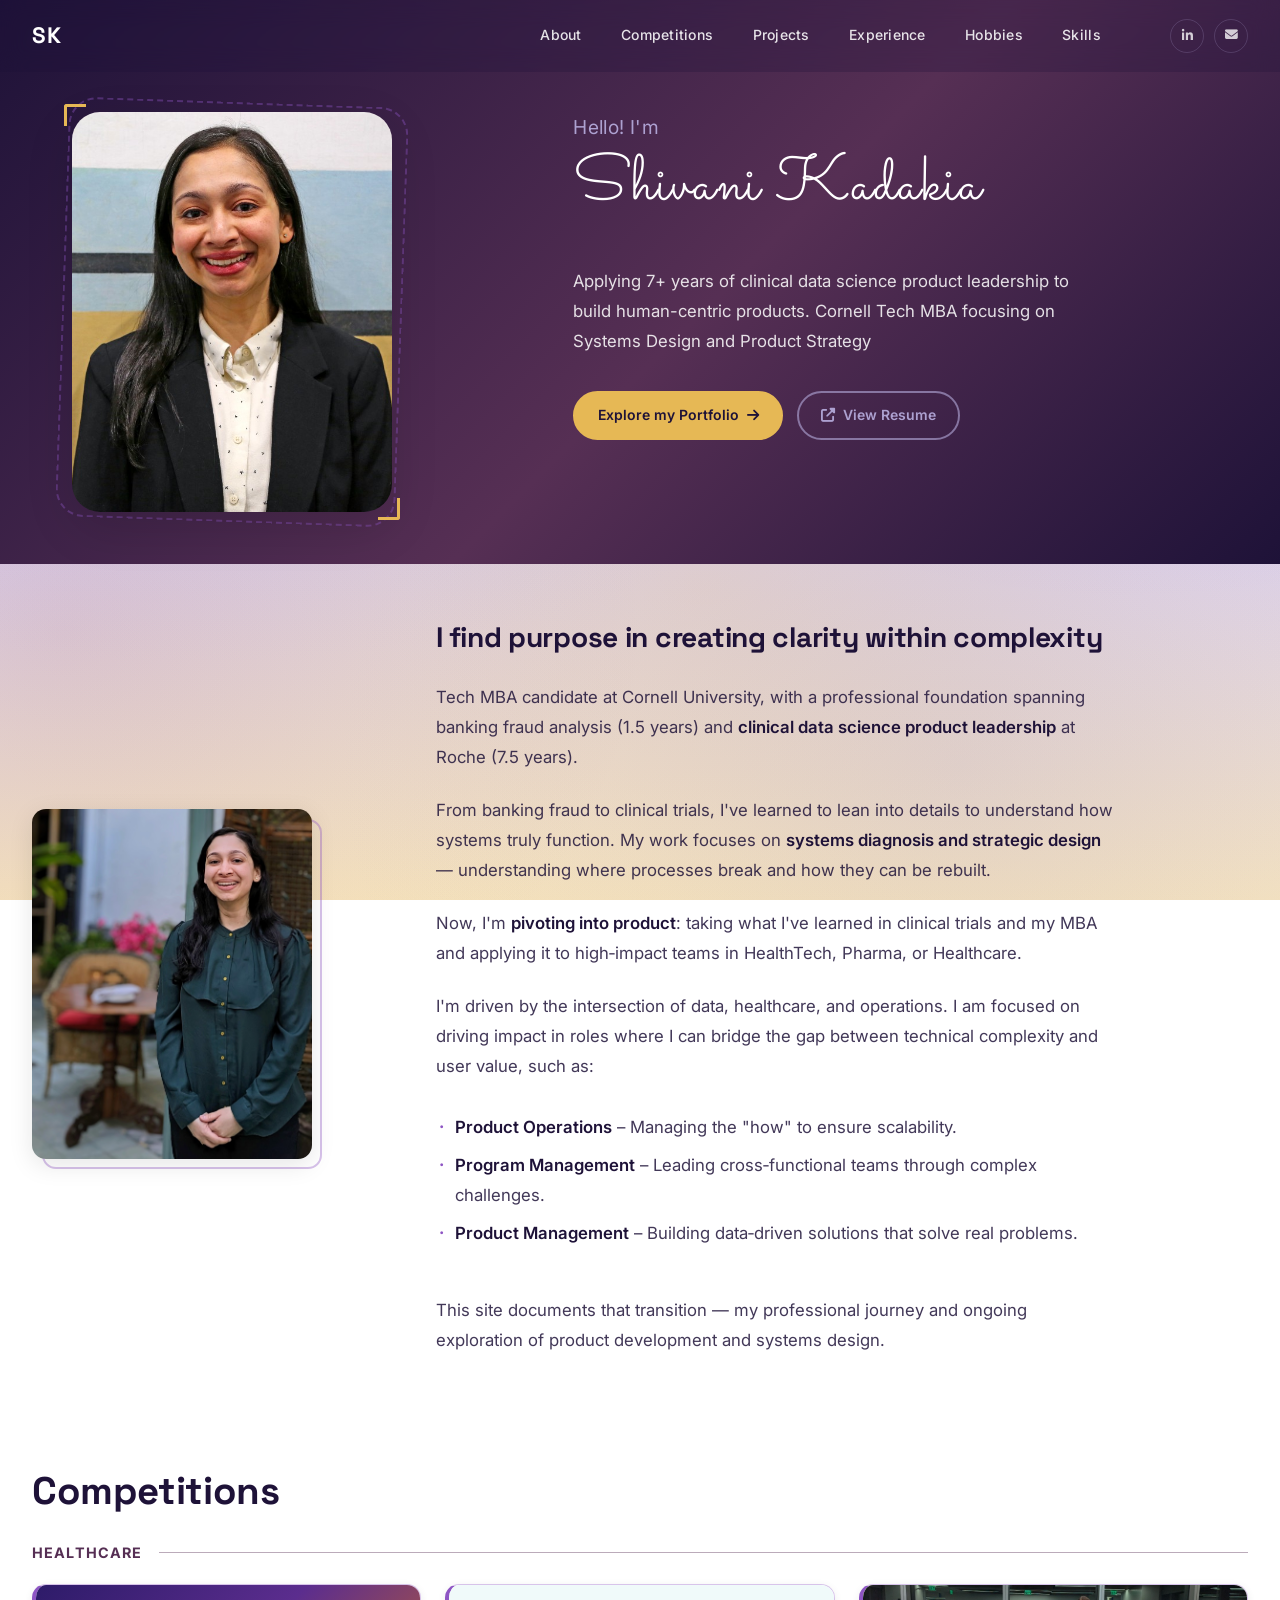
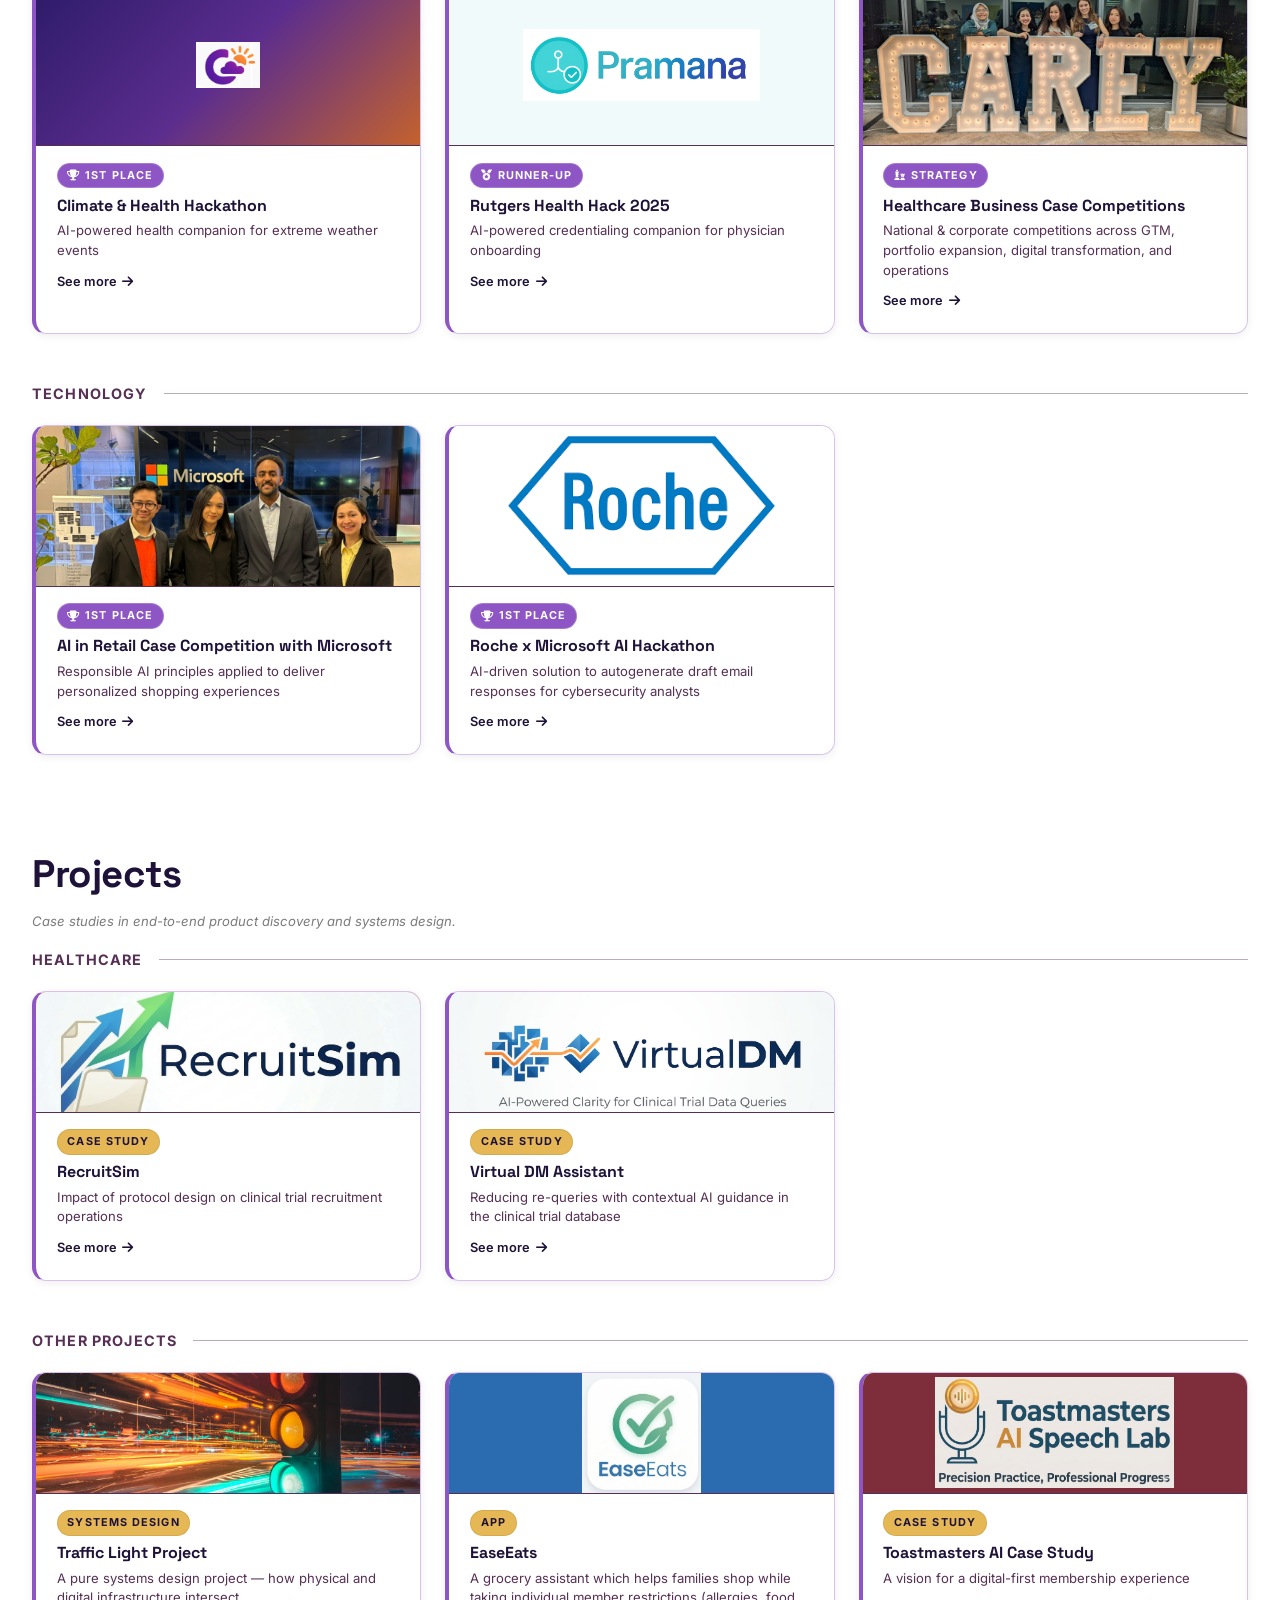
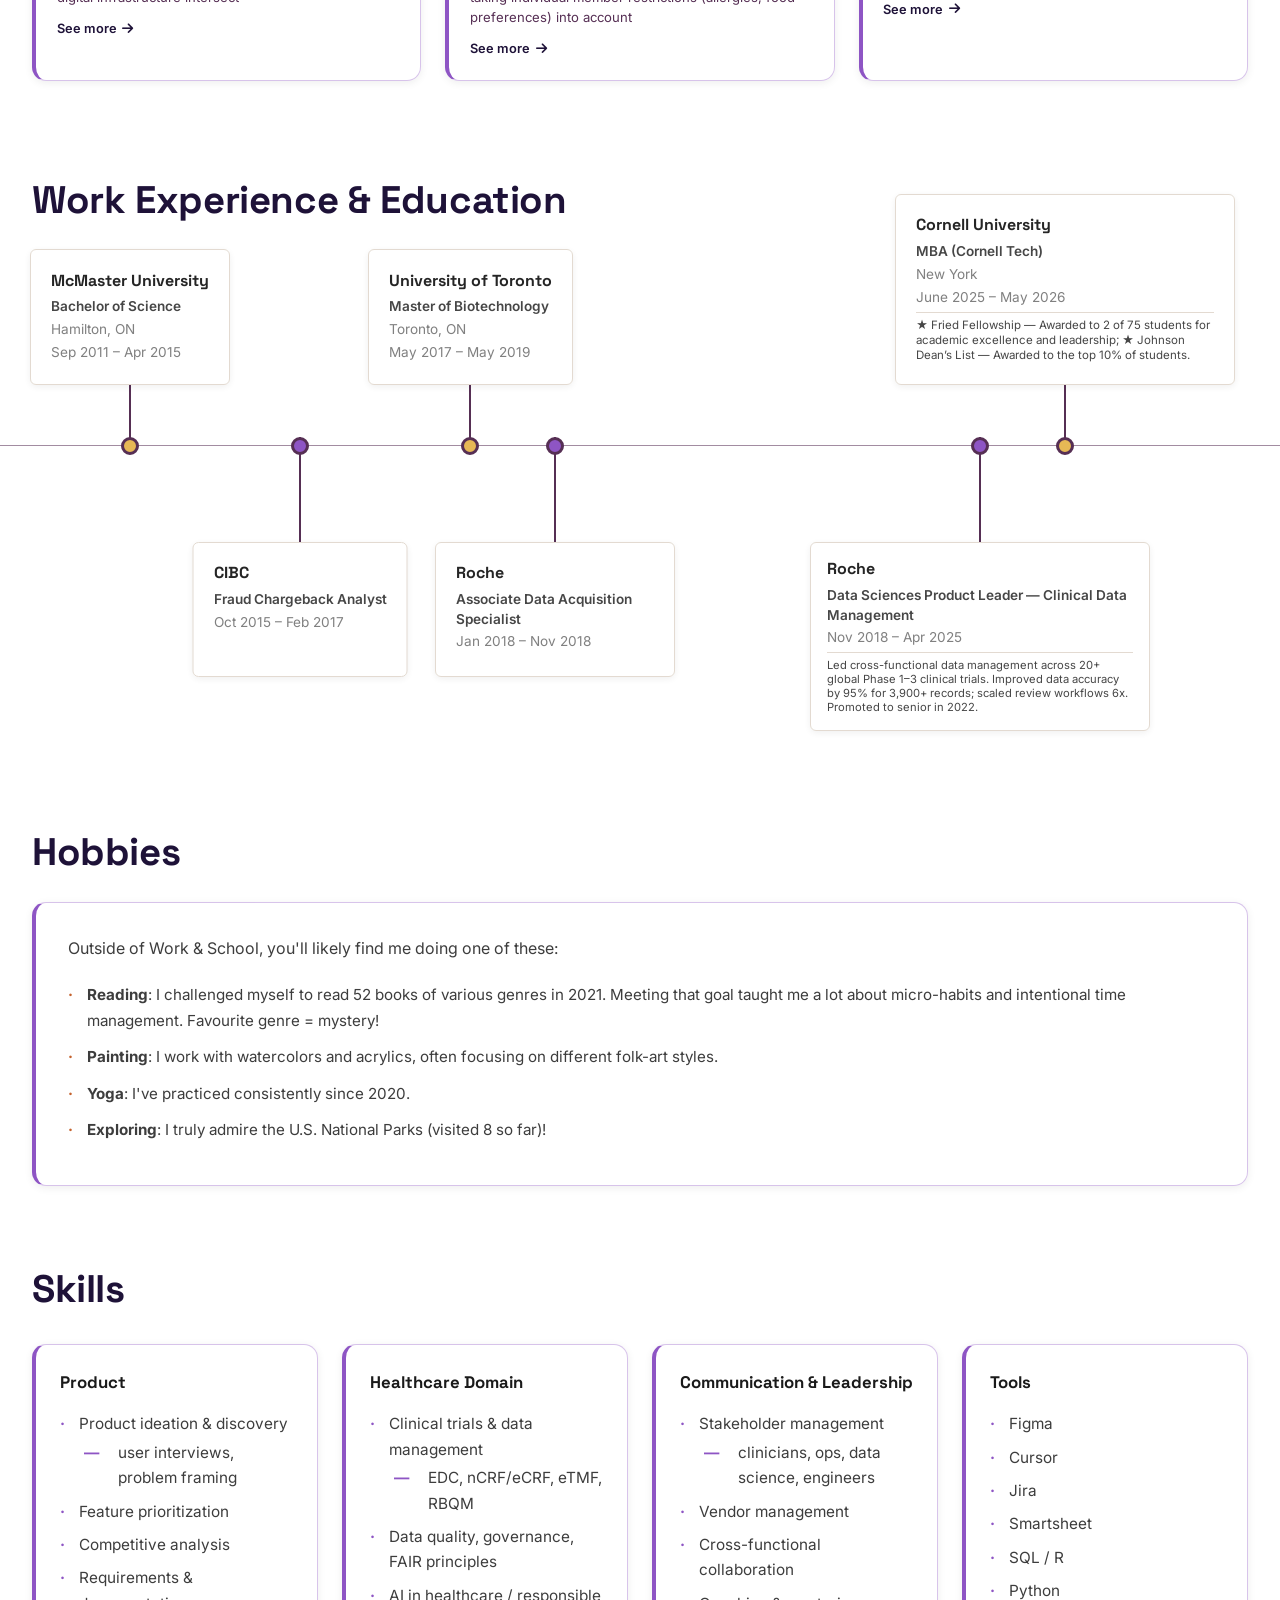
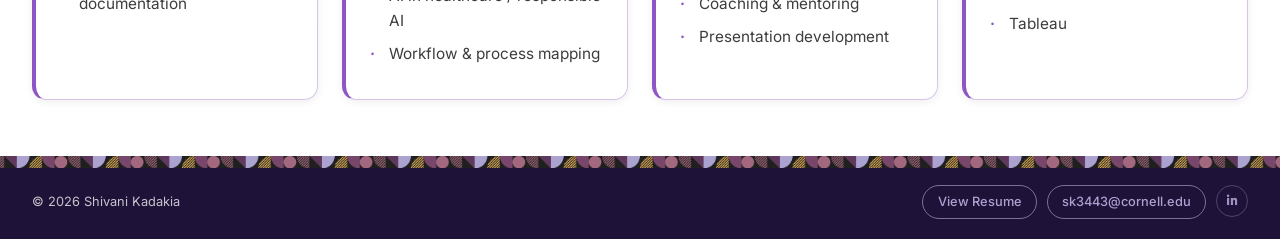
<file: index.html>
﻿<!DOCTYPE html>
<html lang="en">
  <head>

	<!-- Google tag (gtag.js) -->
  	<script async src="https://www.googletagmanager.com/gtag/js?id=G-1GD2KZD2E3"></script>
  	<script>
   	 window.dataLayer = window.dataLayer || [];
    	function gtag(){dataLayer.push(arguments);}
    	gtag('js', new Date());
    	gtag('config', 'G-1GD2KZD2E3');
  	</script>

    <meta charset="UTF-8" />
    <meta name="viewport" content="width=device-width, initial-scale=1.0" />
    <title>Shivani Kadakia</title>
    <link rel="icon" type="image/png" sizes="32x32" href="favicon.png" />
    <link rel="icon" type="image/png" sizes="192x192" href="favicon.png" />
    <link rel="stylesheet" href="styles.css" />
    <link rel="preconnect" href="https://fonts.googleapis.com" />
    <link rel="preconnect" href="https://fonts.gstatic.com" crossorigin />
    <link href="https://fonts.googleapis.com/css2?family=Inter:wght@300;400;500;600&family=Space+Grotesk:wght@500;600;700&family=Sacramento&display=swap" rel="stylesheet" />
    <link rel="stylesheet" href="https://cdnjs.cloudflare.com/ajax/libs/font-awesome/6.5.0/css/all.min.css" />
  </head>
<body>

  <!-- ═══════════════════════════════════════════
       NAVIGATION
  ═══════════════════════════════════════════ -->
  <nav class="navbar" id="navbar">
    <div class="nav-inner">
      <a href="#hero" class="nav-logo">SK</a>

      <ul class="nav-links">
  <li><a href="#about"        onclick="gtag('event', 'nav_click', {'section':'about'});" class="nav-link">About</a></li>
  <li><a href="#competitions" onclick="gtag('event', 'nav_click', {'section':'competitions'});" class="nav-link">Competitions</a></li>
  <li><a href="#projects"     onclick="gtag('event', 'nav_click', {'section':'projects'});" class="nav-link">Projects</a></li>
  <li><a href="#experience"   onclick="gtag('event', 'nav_click', {'section':'experience'});" class="nav-link">Experience</a></li>
  <li><a href="#hobbies"      onclick="gtag('event', 'nav_click', {'section':'hobbies'});" class="nav-link">Hobbies</a></li>
  <li><a href="#skills"       onclick="gtag('event', 'nav_click', {'section':'skills'});" class="nav-link">Skills</a></li>
</ul>


      <div class="nav-social">
       <a href="https://www.linkedin.com/in/shivani-kadakia/" onclick="gtag('event', 'linkedin_click');" aria-label="LinkedIn" target="_blank" rel="noopener noreferrer"><i class="fab fa-linkedin-in"></i></a>
        <span class="nav-email-wrap">
          <a href="#" onclick="gtag('event', 'email_click');" id="nav-email-copy" aria-label="Copy email" title="Copy email"><i class="fas fa-envelope"></i></a>

          <span id="toast-email" class="toast-email" aria-live="polite">Email copied!</span>
        </span>
      </div>

      <button class="nav-toggle" aria-label="Toggle menu">
        <span></span><span></span><span></span>
      </button>
    </div>
  </nav>

  <!-- ═══════════════════════════════════════════
       HERO
  ═══════════════════════════════════════════ -->
  <section class="hero" id="hero">

    <div class="hero-inner">

      <!-- LEFT: Photo -->
      <div class="hero-left" data-animate="fade-left">
        <div class="hero-photo-wrap">
          <div class="hero-photo-ring" aria-hidden="true"></div>
          <img src="images/headshot.png" alt="Shivani Kadakia" class="hero-photo" />
          <div class="hero-photo-corners" aria-hidden="true"></div>
        </div>
      </div>

      <!-- RIGHT: Greeting + Name + Tagline + Bio + CTAs -->
      <div class="hero-right" data-animate="fade-right">
        <p class="hero-greeting">Hello! I'm</p>
        <h1 class="hero-name">Shivani Kadakia</h1>
        <p class="hero-tagline hero-tagline--primary">
          Applying 7+ years of clinical data science product leadership to build human-centric products. Cornell Tech MBA focusing on Systems Design and Product Strategy
        </p>
        <div class="hero-ctas">
          <a onclick="gtag('event', 'cta_click', {'cta':'explore_portfolio'});" href="#competitions" class="btn btn--primary">
            Explore my Portfolio <i class="fas fa-arrow-right"></i>
          </a>
          <a onclick="gtag('event', 'resume_click');" href="https://drive.google.com/file/d/1PNnqs80CXCNU1Djd2EkrCBvL7c3vsz_X/view" class="btn btn--secondary" target="_blank" rel="noopener noreferrer">
            <i class="fas fa-external-link-alt"></i> View Resume
          </a>
        </div>
      </div>

    </div>

  </section>

  <!-- ═══════════════════════════════════════════
       ABOUT
  ═══════════════════════════════════════════ -->
  <section class="about" id="about">
    <div class="about-inner">

      <div class="about-left" data-animate="fade-left">
        <div class="about-photo-wrap">
          <img src="images/about-photo.png" alt="Shivani Kadakia" class="about-photo" loading="lazy" onerror="this.src='images/headshot.png'" />
          <div class="about-photo-accent" aria-hidden="true"></div>
        </div>
      </div>

      <div class="about-right" data-animate="fade-right">
        <h2 class="about-heading">I find purpose in creating clarity within complexity</h2>
        <p class="about-bio-text">
          Tech MBA candidate at Cornell University, with a professional foundation spanning banking fraud analysis (1.5 years) and <strong>clinical data science product leadership</strong> at Roche (7.5 years).
        </p>
        <p class="about-bio-text">
          From banking fraud to clinical trials, I've learned to lean into details to understand how systems truly function. My work focuses on <strong>systems diagnosis and strategic design</strong> — understanding where processes break and how they can be rebuilt.
        </p>
        <p class="about-bio-text">
          Now, I'm <strong>pivoting into product</strong>: taking what I've learned in clinical trials and my MBA and applying it to high‑impact teams in HealthTech, Pharma, or Healthcare.
        </p>
        <p class="about-bio-text">
          I'm driven by the intersection of data, healthcare, and operations. I am focused on driving impact in roles where I can bridge the gap between technical complexity and user value, such as:
        </p>
        <ul class="about-bio-list">
          <li><strong>Product Operations</strong> – Managing the "how" to ensure scalability.</li>
          <li><strong>Program Management</strong> – Leading cross‑functional teams through complex challenges.</li>
          <li><strong>Product Management</strong> – Building data‑driven solutions that solve real problems.</li>
        </ul>
        <p class="about-bio-text">
          This site documents that transition — my professional journey and ongoing exploration of product development and systems design.
        </p>
      </div>

    </div>

  </section>

  <!-- ═══════════════════════════════════════════
       COMPETITIONS
  ═══════════════════════════════════════════ -->
  <section class="cards-section" id="competitions">
    <div class="cards-section-inner">
      <h2 class="section-title">Competitions</h2>

      <!-- Healthcare row -->
      <div class="cards-row-label cards-row-label--case cards-row-label--lg">
        <span class="cards-row-label-text">Healthcare</span>
        <span class="cards-row-label-line" aria-hidden="true"></span>
      </div>
      <div class="cards-grid cards-grid--3">

        <!-- 1: CareCast (left) -->
        <article class="card" data-animate="fade-up">
          <a href="competitions/carecast.html" class="card-link">
            <div class="card-img-wrap card-img-wrap--carecast">
              <img src="images/carecast-logo.png" alt="CareCast" class="card-carecast-logo" loading="lazy" />
            </div>
            <div class="card-body">
              <span class="card-badge card-badge--win"><i class="fas fa-trophy"></i> 1st Place</span>
              <h3 class="card-title">Climate &amp; Health Hackathon</h3>
              <p class="card-sub">AI-powered health companion for extreme weather events</p>
              <span class="card-cta">See more <i class="fas fa-arrow-right"></i></span>
            </div>
          </a>
        </article>

        <!-- 2: Rutgers (centre) -->
        <article class="card" data-animate="fade-up" style="--delay:0.1s">
          <a href="competitions/rutgers.html" class="card-link">
            <div class="card-img-wrap card-img-wrap--pramana">
              <img src="images/pramana-logo.png" alt="Pramana" class="card-pramana-logo" loading="lazy" />
            </div>
            <div class="card-body">
              <span class="card-badge card-badge--win"><i class="fas fa-medal"></i> Runner-Up</span>
              <h3 class="card-title">Rutgers Health Hack 2025</h3>
              <p class="card-sub">AI-powered credentialing companion for physician onboarding</p>
              <span class="card-cta">See more <i class="fas fa-arrow-right"></i></span>
            </div>
          </a>
        </article>

        <!-- 3: AstraZeneca (right) -->
        <article class="card" data-animate="fade-up" style="--delay:0.2s">
          <a href="competitions/az-healthcare.html" class="card-link">
            <div class="card-img-wrap" style="padding:0;overflow:hidden;">
              <img src="images/az-team-photo.png" alt="Healthcare case competition team at Johns Hopkins" loading="lazy" style="width:100%;height:100%;object-fit:cover;object-position:center 60%;" />
            </div>
            <div class="card-body">
              <span class="card-badge card-badge--blue"><i class="fas fa-chess"></i> Strategy</span>
              <h3 class="card-title">Healthcare Business Case Competitions</h3>
              <p class="card-sub">National &amp; corporate competitions across GTM, portfolio expansion, digital transformation, and operations</p>
              <span class="card-cta">See more <i class="fas fa-arrow-right"></i></span>
            </div>
          </a>
        </article>

      </div>

      <!-- Technology row -->
      <div class="cards-row-label cards-row-label--case cards-row-label--lg" style="margin-top:3rem;">
        <span class="cards-row-label-text">Technology</span>
        <span class="cards-row-label-line" aria-hidden="true"></span>
      </div>
      <div class="cards-grid cards-grid--3">

        <article class="card" data-animate="fade-up">
          <a href="competitions/microsoft-ai.html" class="card-link">
            <div class="card-img-wrap" style="padding:0;overflow:hidden;">
              <img src="images/microsoft-team-photo.png" alt="Microsoft AI in Retail team at Microsoft HQ NYC" loading="lazy" style="width:100%;height:100%;object-fit:cover;object-position:center 20%;" />
            </div>
            <div class="card-body">
              <span class="card-badge card-badge--win"><i class="fas fa-trophy"></i> 1st Place</span>
              <h3 class="card-title">AI in Retail Case Competition with Microsoft</h3>
              <p class="card-sub">Responsible AI principles applied to deliver personalized shopping experiences</p>
              <span class="card-cta">See more <i class="fas fa-arrow-right"></i></span>
            </div>
          </a>
        </article>

        <article class="card" data-animate="fade-up" style="--delay:0.1s">
          <a href="competitions/roche-ai.html" class="card-link">
            <div class="card-img-wrap card-img-wrap--roche">
              <img src="images/roche-logo.png" alt="Roche" class="card-roche-logo" loading="lazy" />
            </div>
            <div class="card-body">
              <span class="card-badge card-badge--win"><i class="fas fa-trophy"></i> 1st Place</span>
              <h3 class="card-title">Roche x Microsoft AI Hackathon</h3>
              <p class="card-sub">AI-driven solution to autogenerate draft email responses for cybersecurity analysts</p>
              <span class="card-cta">See more <i class="fas fa-arrow-right"></i></span>
            </div>
          </a>
        </article>

      </div>
    </div>
  </section>

  <!-- ═══════════════════════════════════════════
       PROJECTS
  ═══════════════════════════════════════════ -->
  <section class="cards-section cards-section--alt" id="projects">
    <div class="cards-section-inner">
      <h2 class="section-title">Projects</h2>

      <p class="cards-case-note">Case studies in end-to-end product discovery and systems design.</p>

      <!-- Healthcare case studies -->
      <div class="cards-row-label cards-row-label--case cards-row-label--lg">
        <span class="cards-row-label-text">Healthcare</span>
        <span class="cards-row-label-line" aria-hidden="true"></span>
      </div>
      <div class="cards-grid cards-grid--3">

        <article class="card card--case" data-animate="fade-up">
          <a href="projects/recruitsim.html" class="card-link">
            <div class="card-img-wrap card-img-wrap--band" style="--band-color:#C4622D">
              <img src="images/recruitsim-main.png" alt="RecruitSim case study preview" loading="lazy">
            </div>
            <div class="card-body">
              <span class="card-badge card-badge--case">Case Study</span>
              <h3 class="card-title">RecruitSim</h3>
              <p class="card-sub">Impact of protocol design on clinical trial recruitment operations</p>
              <span class="card-cta">See more <i class="fas fa-arrow-right"></i></span>
            </div>
          </a>
        </article>

        <article class="card card--case" data-animate="fade-up" style="--delay:0.1s">
          <a href="projects/cdm-assistant.html" class="card-link">
            <div class="card-img-wrap card-img-wrap--band" style="--band-color:#2B6CB0">
              <img src="images/virtual-dm-main.png" alt="Virtual DM Assistant case study preview" loading="lazy">
            </div>
            <div class="card-body">
              <span class="card-badge card-badge--case">Case Study</span>
              <h3 class="card-title">Virtual DM Assistant</h3>
              <p class="card-sub">Reducing re-queries with contextual AI guidance in the clinical trial database</p>
              <span class="card-cta">See more <i class="fas fa-arrow-right"></i></span>
            </div>
          </a>
        </article>

      </div>

      <!-- Other projects -->
      <div class="cards-row-label cards-row-label--case cards-row-label--lg" style="margin-top:3rem;">
        <span class="cards-row-label-text">Other Projects</span>
        <span class="cards-row-label-line" aria-hidden="true"></span>
      </div>
      <div class="cards-grid cards-grid--3">

        <article class="card" data-animate="fade-up">
          <a href="projects/traffic-light.html" class="card-link">
            <div class="card-img-wrap card-img-wrap--band" style="--band-color:#D4A017">
              <img src="images/traffic-light-main.jpg" alt="Traffic Light systems design project preview" loading="lazy">
            </div>
            <div class="card-body">
              <span class="card-badge card-badge--gold">Systems Design</span>
              <h3 class="card-title">Traffic Light Project</h3>
              <p class="card-sub">A pure systems design project — how physical and digital infrastructure intersect</p>
              <span class="card-cta">See more <i class="fas fa-arrow-right"></i></span>
            </div>
          </a>
        </article>

        <article class="card" data-animate="fade-up" style="--delay:0.1s">
          <a href="projects/easeeats.html" class="card-link">
            <div class="card-img-wrap card-img-wrap--band card-img-wrap--full" style="--band-color:#2B6CB0">
              <img src="images/ease-eats-main.png" alt="EaseEats app case study preview" loading="lazy">
            </div>
            <div class="card-body">
              <span class="card-badge card-badge--blue">App</span>
              <h3 class="card-title">EaseEats</h3>
              <p class="card-sub">A grocery assistant which helps families shop while taking individual member restrictions (allergies, food preferences) into account</p>
              <span class="card-cta">See more <i class="fas fa-arrow-right"></i></span>
            </div>
          </a>
        </article>

        <article class="card card--case" data-animate="fade-up" style="--delay:0.2s">
          <a href="projects/toastmasters.html" class="card-link">
            <div class="card-img-wrap card-img-wrap--band card-img-wrap--logo" style="--band-color:#7D2E3A">
              <img src="images/toastmasters-main.png" alt="Toastmasters AI case study preview" loading="lazy">
            </div>
            <div class="card-body">
              <span class="card-badge card-badge--case">Case Study</span>
              <h3 class="card-title">Toastmasters AI Case Study</h3>
              <p class="card-sub">A vision for a digital-first membership experience</p>
              <span class="card-cta">See more <i class="fas fa-arrow-right"></i></span>
            </div>
          </a>
        </article>

      </div>
    </div>
  </section>

  <!-- ═══════════════════════════════════════════
       EXPERIENCE
  ═══════════════════════════════════════════ -->
  <section class="cards-section" id="experience">
    <div class="cards-section-inner">
      <h2 class="section-title">Work Experience &amp; Education</h2>

      <!-- Staggered timeline (desktop) -->
      <section class="staggered-timeline-container">
        <div class="timeline-grid">
          <div class="timeline-main-line"></div>

          <div class="timeline-item education-cornell" data-type="school">
            <span class="dot school-cornell"></span>
            <div class="timeline-card">
              <h3>Cornell University</h3>
              <p class="degree">MBA (Cornell Tech)</p>
              <p class="details">New York</p>
              <p class="details">June 2025 – May 2026</p>
              <p class="impact">
                ★ Fried Fellowship — Awarded to 2 of 75 students for academic excellence and leadership; ★ Johnson Dean’s List — Awarded to the top 10% of students.
              </p>
            </div>
          </div>

          <div class="timeline-item education-toronto" data-type="school">
            <span class="dot school-toronto"></span>
            <div class="timeline-card">
              <h3>University of Toronto</h3>
              <p class="degree">Master of Biotechnology</p>
              <p class="details">Toronto, ON</p>
              <p class="details">May 2017 – May 2019</p>
            </div>
          </div>

          <div class="timeline-item education-mcmaster" data-type="school">
            <span class="dot school-mcmaster"></span>
            <div class="timeline-card">
              <h3>McMaster University</h3>
              <p class="degree">Bachelor of Science</p>
              <p class="details">Hamilton, ON</p>
              <p class="details">Sep 2011 – Apr 2015</p>
            </div>
          </div>

          <div class="timeline-item work-roche-leader work-low" data-type="work">
            <span class="dot roche"></span>
            <div class="timeline-card">
              <h3>Roche</h3>
              <p class="job-title">Data Sciences Product Leader — Clinical Data Management</p>
              <p class="details">Nov 2018 – Apr 2025</p>
              <p class="impact">Led cross-functional data management across 20+ global Phase 1–3 clinical trials. Improved data accuracy by 95% for 3,900+ records; scaled review workflows 6x. Promoted to senior in 2022.</p>
            </div>
          </div>

          <div class="timeline-item work-roche-associate work-low" data-type="work">
            <span class="dot roche-associate"></span>
            <div class="timeline-card">
              <h3>Roche</h3>
              <p class="job-title">Associate Data Acquisition Specialist</p>
              <p class="details">Jan 2018 – Nov 2018</p>
            </div>
          </div>

          <div class="timeline-item work-cibc work-low" data-type="work">
            <span class="dot cibc"></span>
            <div class="timeline-card">
              <h3>CIBC</h3>
              <p class="job-title">Fraud Chargeback Analyst</p>
              <p class="details">Oct 2015 – Feb 2017</p>
            </div>
          </div>
        </div>
      </section>

      <!-- Original two-column layout (mobile) -->
      <div class="exp-layout">

        <div class="exp-col">
          <p class="exp-col-label">Work Experience</p>
          <ol class="exp-timeline">

            <li class="exp-item">
              <div class="exp-dot exp-dot--work"></div>
              <div class="exp-content">
                <p class="exp-company">Roche</p>
                <p class="exp-role">Data Sciences Product Leader — Clinical Data Management</p>
                <p class="exp-meta">Nov 2018 – Apr 2025</p>
                <p class="exp-desc">Led cross-functional data management across 20+ global Phase 1–3 clinical trials. Improved data accuracy by 95% for 3,900+ records; scaled review workflows 6x. Promoted to senior in 2022.</p>
              </div>
            </li>

            <li class="exp-item">
              <div class="exp-dot exp-dot--work"></div>
              <div class="exp-content">
                <p class="exp-company">Roche</p>
                <p class="exp-role">Associate Data Acquisition Specialist</p>
                <p class="exp-meta">Jan 2018 – Nov 2018</p>
              </div>
            </li>

            <li class="exp-item">
              <div class="exp-dot exp-dot--work"></div>
              <div class="exp-content">
                <p class="exp-company">CIBC</p>
                <p class="exp-role">Fraud Chargeback Analyst</p>
                <p class="exp-meta">Oct 2015 – Feb 2017</p>
              </div>
            </li>

          </ol>
        </div>

        <div class="exp-col">
          <p class="exp-col-label">Education</p>
          <ol class="exp-timeline">

            <li class="exp-item">
              <div class="exp-dot exp-dot--school"></div>
              <div class="exp-content">
                <p class="exp-company">Cornell University</p>
                <p class="exp-role">MBA (Cornell Tech)</p>
                <p class="exp-meta">New York · June 2025 – May 2026</p>
                <p class="exp-desc exp-note">Fried Fellowship — Awarded to 2 of 75 students for academic excellence and leadership.</p>
                <p class="exp-desc exp-note">Johnson Dean’s List — Awarded to the top 10% of students.</p>
              </div>
            </li>

            <li class="exp-item">
              <div class="exp-dot exp-dot--school"></div>
              <div class="exp-content">
                <p class="exp-company">University of Toronto</p>
                <p class="exp-role">Master of Biotechnology</p>
                <p class="exp-meta">Toronto, ON · May 2017 – May 2019</p>
              </div>
            </li>

            <li class="exp-item">
              <div class="exp-dot exp-dot--school"></div>
              <div class="exp-content">
                <p class="exp-company">McMaster University</p>
                <p class="exp-role">Bachelor of Science</p>
                <p class="exp-meta">Hamilton, ON · Sep 2011 – Apr 2015</p>
              </div>
            </li>

          </ol>
        </div>

      </div>
    </div>
  </section>

  <!-- ═══════════════════════════════════════════
       HOBBIES
  ═══════════════════════════════════════════ -->
  <section class="cards-section cards-section--alt" id="hobbies">
    <div class="cards-section-inner">
      <h2 class="section-title">Hobbies</h2>

      <div class="hobbies-block">
        <p class="hobbies-lead">Outside of Work &amp; School, you'll likely find me doing one of these:</p>
        <ul class="interests-list">
          <li><strong>Reading</strong>: I challenged myself to read 52 books of various genres in 2021. Meeting that goal taught me a lot about micro-habits and intentional time management. Favourite genre = mystery!</li>
          <li><strong>Painting</strong>: I work with watercolors and acrylics, often focusing on different folk-art styles.</li>
          <li><strong>Yoga</strong>: I've practiced consistently since 2020.</li>
          <li><strong>Exploring</strong>: I truly admire the U.S. National Parks (visited 8 so far)!</li>
        </ul>
      </div>
    </div>
  </section>

  <!-- ═══════════════════════════════════════════
       SKILLS
  ═══════════════════════════════════════════ -->
  <section class="cards-section" id="skills">
    <div class="cards-section-inner">
      <h2 class="section-title">Skills</h2>

      <div class="skills-grid">
        <div class="skills-block">
          <h3 class="skills-block-title">Product</h3>
          <ul class="skills-list">
            <li>Product ideation &amp; discovery
              <ul class="skills-sublist"><li>user interviews, problem framing</li></ul>
            </li>
            <li>Feature prioritization</li>
            <li>Competitive analysis</li>
            <li>Requirements &amp; documentation</li>
          </ul>
        </div>

        <div class="skills-block">
          <h3 class="skills-block-title">Healthcare Domain</h3>
          <ul class="skills-list">
            <li>Clinical trials &amp; data management
              <ul class="skills-sublist"><li>EDC, nCRF/eCRF, eTMF, RBQM</li></ul>
            </li>
            <li>Data quality, governance, FAIR principles</li>
            <li>AI in healthcare / responsible AI</li>
            <li>Workflow &amp; process mapping</li>
          </ul>
        </div>

        <div class="skills-block">
          <h3 class="skills-block-title">Communication &amp; Leadership</h3>
          <ul class="skills-list">
            <li>Stakeholder management
              <ul class="skills-sublist"><li>clinicians, ops, data science, engineers</li></ul>
            </li>
            <li>Vendor management</li>
            <li>Cross-functional collaboration</li>
            <li>Coaching &amp; mentoring</li>
            <li>Presentation development</li>
          </ul>
        </div>

        <div class="skills-block skills-block--tools">
          <h3 class="skills-block-title">Tools</h3>
          <ul class="skills-list">
            <li>Figma</li>
            <li>Cursor</li>
            <li>Jira</li>
            <li>Smartsheet</li>
            <li>SQL / R</li>
            <li>Python</li>
            <li>Tableau</li>
          </ul>
        </div>
      </div>
    </div>
  </section>



  <!-- ═══════════════════════════════════════════
       FOOTER
  ═══════════════════════════════════════════ -->
  <footer class="footer">
    <div class="footer-inner">
      <span class="footer-copy">&copy; <script>document.write(new Date().getFullYear())</script> Shivani Kadakia</span>
      <div class="footer-social">
        <a onclick="gtag('event', 'resume_click');" href="https://drive.google.com/file/d/1PNnqs80CXCNU1Djd2EkrCBvL7c3vsz_X/view" class="footer-resume" aria-label="View resume" target="_blank" rel="noopener noreferrer">View Resume</a>
        <span class="footer-email-wrap">
          <span id="toast-email-footer" class="toast-email toast-email--footer" aria-live="polite">Email copied!</span>
          <button onclick="gtag('event', 'email_click');" type="button" id="footer-email-copy" class="footer-email" title="Copy email">sk3443@cornell.edu</button>
        </span>
        <a onclick="gtag('event', 'linkedin_click');" href="https://www.linkedin.com/in/shivani-kadakia/" class="footer-icon" aria-label="LinkedIn" target="_blank" rel="noopener noreferrer"><i class="fab fa-linkedin-in"></i></a>
      </div>
    </div>
  </footer>

  <script src="main.js"></script>

<script>
  document.addEventListener("click", function(event) {
    const link = event.target.closest("a");
    if (!link) return;
    
    gtag('event', 'link_click', {
      link_text: link.innerText.trim(),
      link_url: link.href,
      page_path: window.location.pathname
    });
  });
</script>
</body>
</html>
</file>
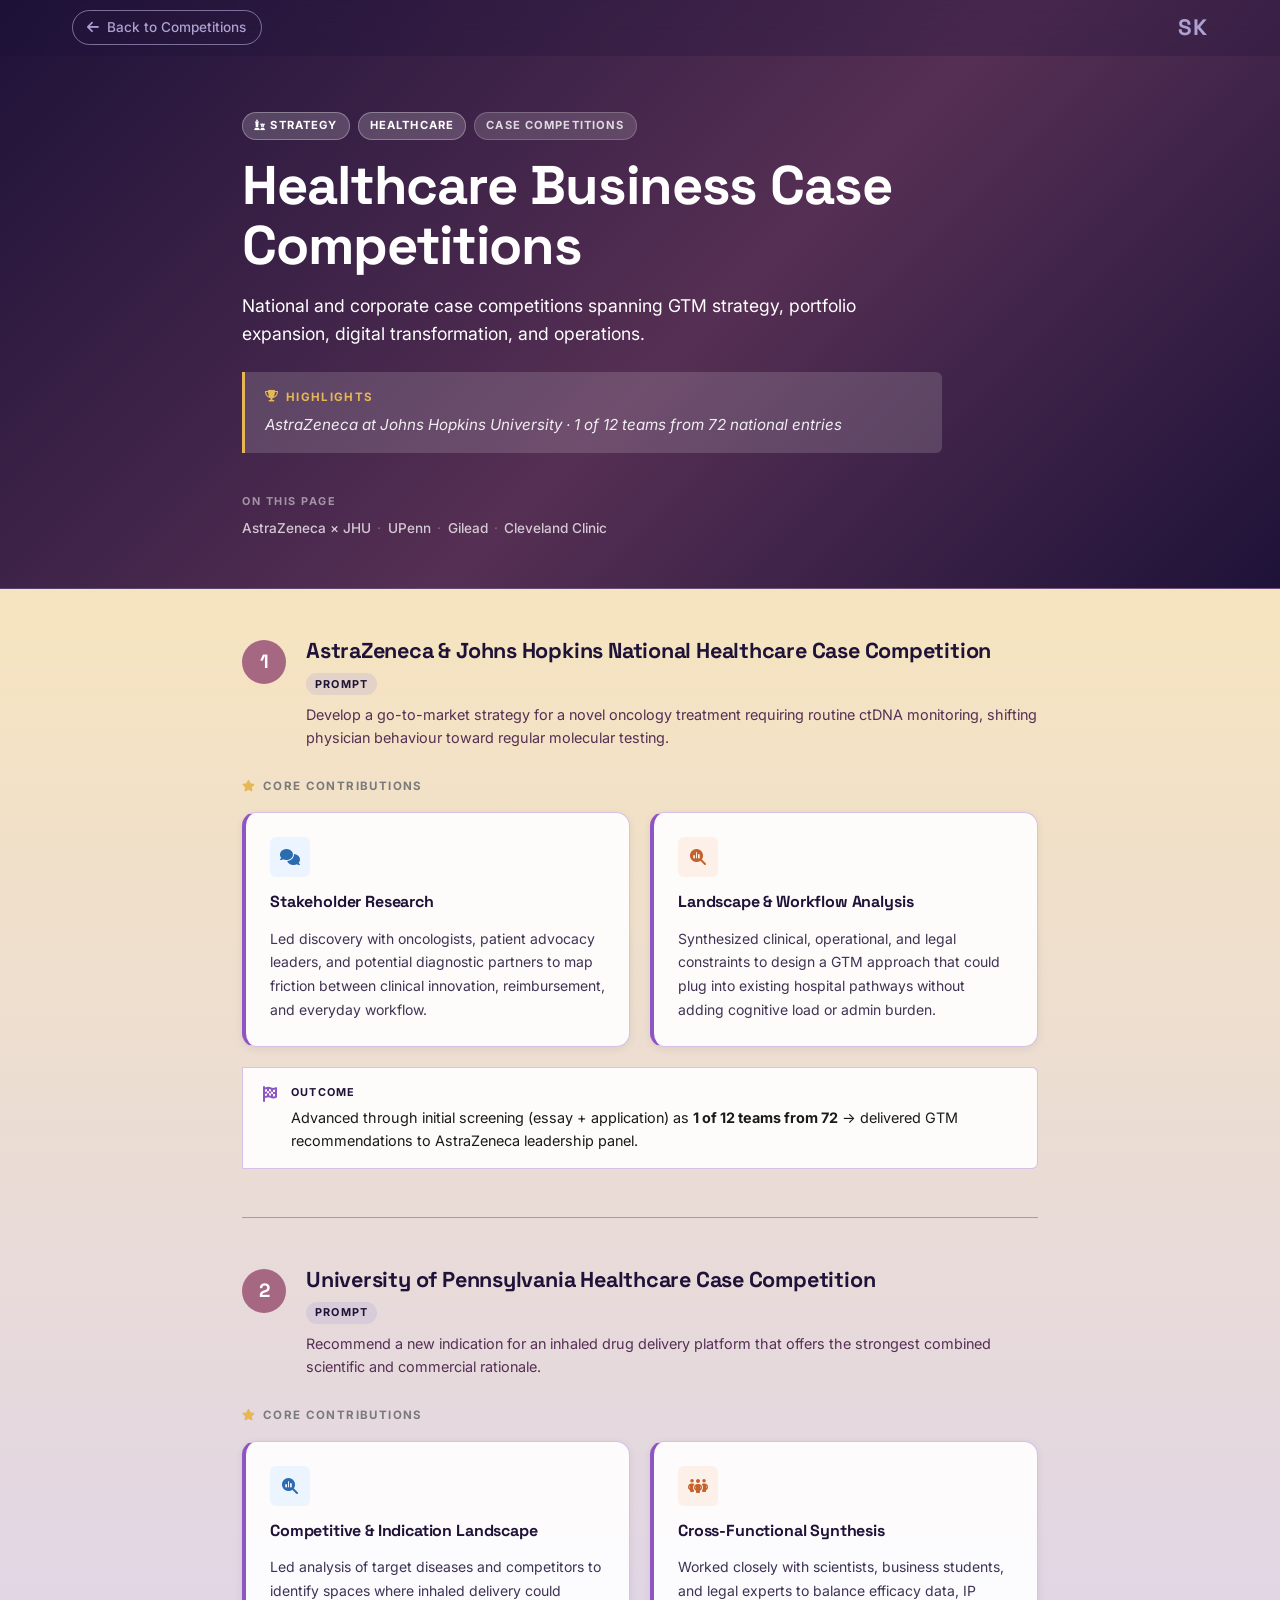
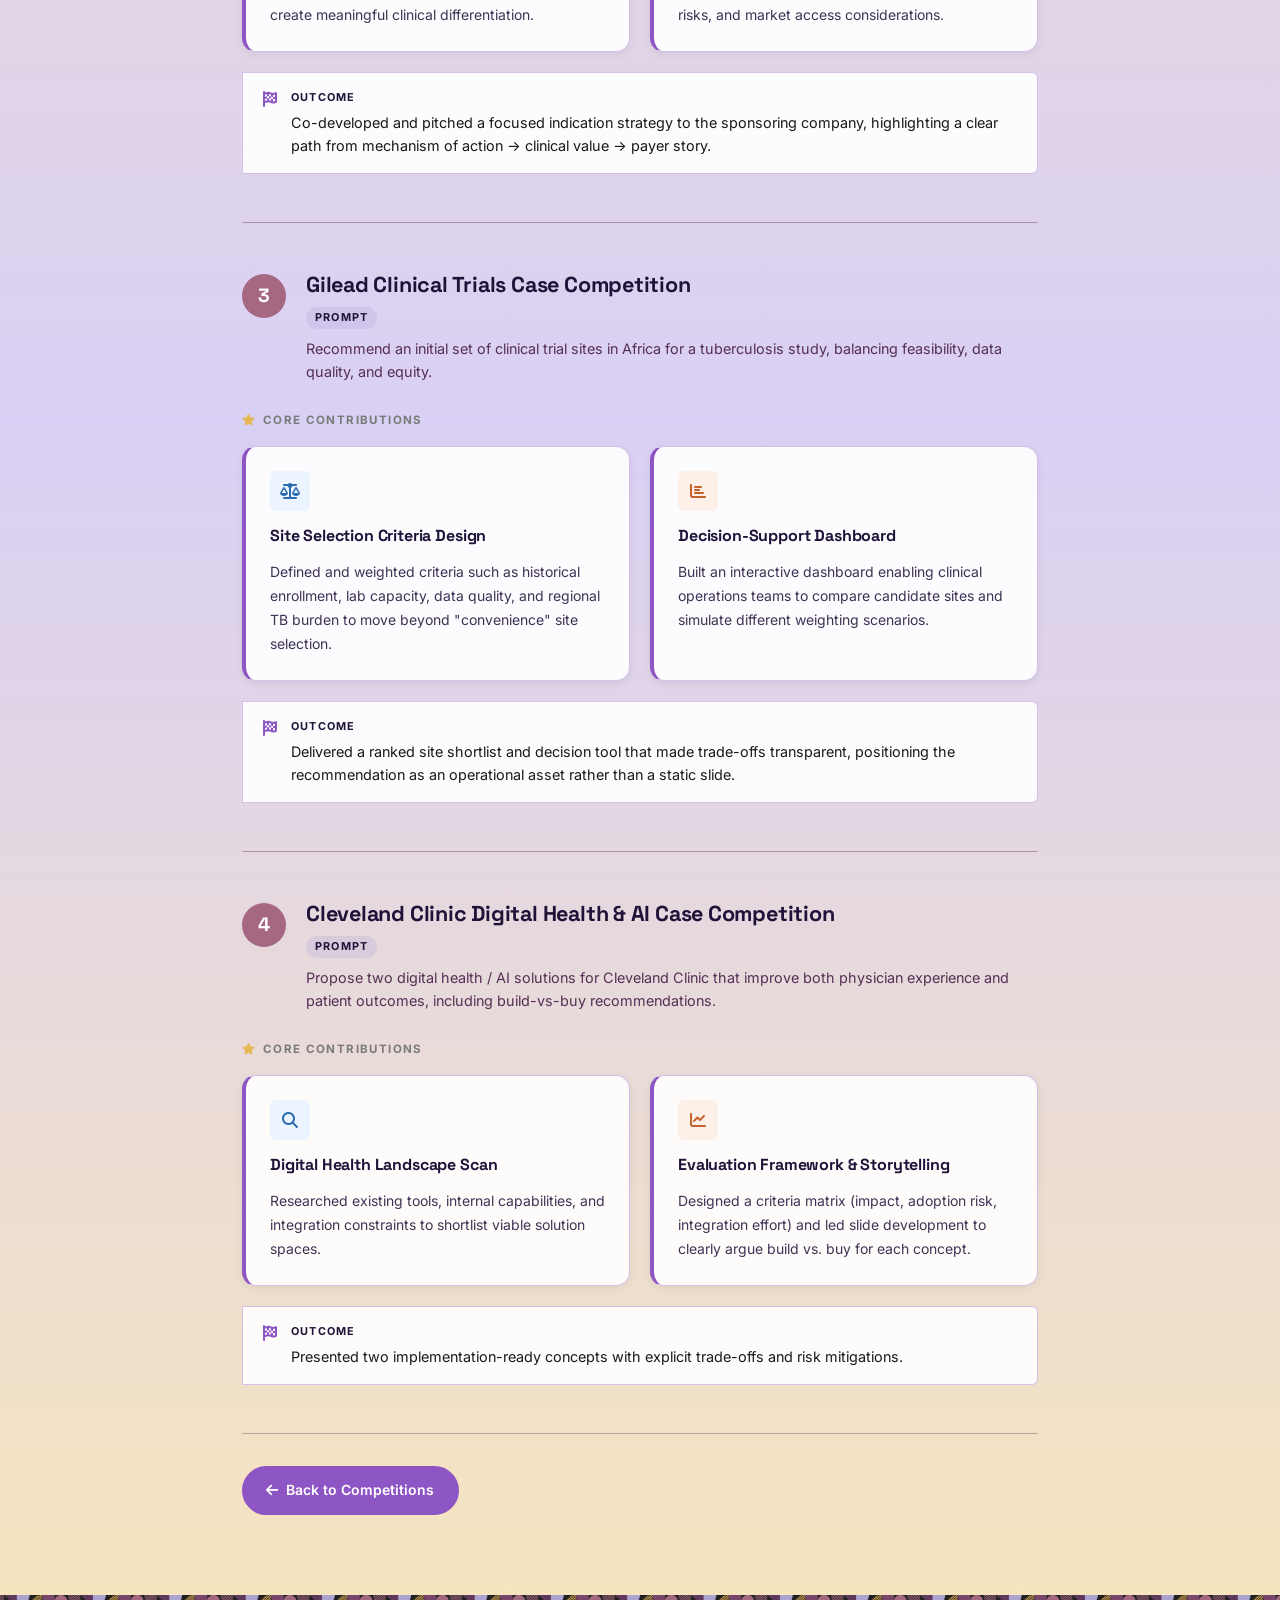
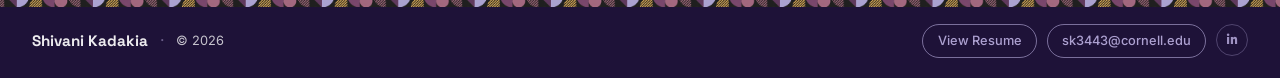
<file: competitions/az-healthcare.html>
﻿<!DOCTYPE html>
<html lang="en">
<head>

<!-- Google tag (gtag.js) -->
  	<script async src="https://www.googletagmanager.com/gtag/js?id=G-1GD2KZD2E3"></script>
  	<script>
   	 window.dataLayer = window.dataLayer || [];
    	function gtag(){dataLayer.push(arguments);}
    	gtag('js', new Date());
    	gtag('config', 'G-1GD2KZD2E3');
  	</script>

  <meta charset="UTF-8" />
  <meta name="viewport" content="width=device-width, initial-scale=1.0" />
  <title>Healthcare Business Case Competitions — Shivani Kadakia</title>
  <link rel="stylesheet" href="../styles.css" />
  <link rel="stylesheet" href="../casestudy.css" />
  <link rel="preconnect" href="https://fonts.googleapis.com" />
  <link rel="preconnect" href="https://fonts.gstatic.com" crossorigin />
  <link href="https://fonts.googleapis.com/css2?family=Space+Grotesk:wght@500;600;700&family=Inter:wght@300;400;500;600&display=swap" rel="stylesheet" />
  <link rel="stylesheet" href="https://cdnjs.cloudflare.com/ajax/libs/font-awesome/6.5.0/css/all.min.css" />
</head>
<body class="cs-page">

  <nav class="cs-topbar">
    <div class="cs-topbar-inner">
      <a onclick="gtag('event', 'back_click');" href="../index.html#competitions" class="cs-back">

        <i class="fas fa-arrow-left"></i> Back to Competitions
      </a>
      <a href="../index.html" class="nav-logo">SK</a>
    </div>
  </nav>

  <!-- ── Hero ── -->
  <header class="cs-hero cs-hero--az">
    <div class="cs-hero-inner">
      <div class="cs-meta-row">
        <span class="cs-badge cs-badge--blue"><i class="fas fa-chess"></i> Strategy</span>
        <span class="cs-badge cs-badge--health">Healthcare</span>
        <span class="cs-badge cs-badge--muted">Case Competitions</span>
      </div>
      <h1 class="cs-title">Healthcare Business Case Competitions</h1>
      <p class="cs-subtitle">National and corporate case competitions spanning GTM strategy, portfolio expansion, digital transformation, and operations.</p>

      <div class="cs-hypothesis-box cs-hypothesis-box--az">
        <p class="cs-hypothesis-label"><i class="fas fa-trophy"></i> Highlights</p>
        <p class="cs-hypothesis-text">AstraZeneca at Johns Hopkins University · 1 of 12 teams from 72 national entries</p>
      </div>

      <!-- Page contents preview -->
      <div class="cs-hero-contents">
        <span class="cs-hero-contents-label">On this page</span>
        <div class="cs-hero-contents-links">
          <a href="#astrazeneca" class="cs-hero-contents-item">AstraZeneca × JHU</a>
          <span class="cs-hero-contents-sep" aria-hidden="true">·</span>
          <a href="#upenn" class="cs-hero-contents-item">UPenn</a>
          <span class="cs-hero-contents-sep" aria-hidden="true">·</span>
          <a href="#gilead" class="cs-hero-contents-item">Gilead</a>
          <span class="cs-hero-contents-sep" aria-hidden="true">·</span>
          <a href="#cleveland" class="cs-hero-contents-item">Cleveland Clinic</a>
        </div>
      </div>
    </div>
  </header>

  <!-- ── Main ── -->
  <main class="cs-main">
    <div class="cs-layout cs-layout--no-sidebar">
      <article class="cs-body">

        <!-- ── 1. AstraZeneca ── -->
        <section class="cs-section" id="astrazeneca">
          <div class="cs-comp-header">
            <div class="cs-comp-num">1</div>
            <div>
              <h2 class="cs-comp-title">AstraZeneca &amp; Johns Hopkins National Healthcare Case Competition</h2>
              <p class="cs-comp-prompt"><span class="cs-comp-prompt-label">Prompt</span> Develop a go-to-market strategy for a novel oncology treatment requiring routine ctDNA monitoring, shifting physician behaviour toward regular molecular testing.</p>
            </div>
          </div>

          <div class="cs-comp-body">
            <div class="cs-comp-block">
              <h3 class="cs-comp-block-title"><i class="fas fa-star"></i> Core Contributions</h3>
              <div class="cs-takeaway-grid">
                <div class="cs-takeaway-card">
                  <div class="cs-takeaway-icon" style="background:var(--blue-pale);color:var(--blue)"><i class="fas fa-comments"></i></div>
                  <h4 class="cs-takeaway-title">Stakeholder Research</h4>
                  <p class="cs-takeaway-desc">Led discovery with oncologists, patient advocacy leaders, and potential diagnostic partners to map friction between clinical innovation, reimbursement, and everyday workflow.</p>
                </div>
                <div class="cs-takeaway-card">
                  <div class="cs-takeaway-icon" style="background:var(--terra-pale);color:var(--terracotta)"><i class="fas fa-magnifying-glass-chart"></i></div>
                  <h4 class="cs-takeaway-title">Landscape &amp; Workflow Analysis</h4>
                  <p class="cs-takeaway-desc">Synthesized clinical, operational, and legal constraints to design a GTM approach that could plug into existing hospital pathways without adding cognitive load or admin burden.</p>
                </div>
              </div>
            </div>

            <div class="cs-comp-outcome">
              <i class="fas fa-flag-checkered"></i>
              <div>
                <span class="cs-comp-outcome-label">Outcome</span>
                <p class="cs-comp-outcome-text">Advanced through initial screening (essay + application) as <strong>1 of 12 teams from 72</strong> → delivered GTM recommendations to AstraZeneca leadership panel.</p>
              </div>
            </div>
          </div>
        </section>

        <div class="cs-divider"></div>

        <!-- ── 2. UPenn ── -->
        <section class="cs-section" id="upenn">
          <div class="cs-comp-header">
            <div class="cs-comp-num">2</div>
            <div>
              <h2 class="cs-comp-title">University of Pennsylvania Healthcare Case Competition</h2>
              <p class="cs-comp-prompt"><span class="cs-comp-prompt-label">Prompt</span> Recommend a new indication for an inhaled drug delivery platform that offers the strongest combined scientific and commercial rationale.</p>
            </div>
          </div>

          <div class="cs-comp-body">
            <div class="cs-comp-block">
              <h3 class="cs-comp-block-title"><i class="fas fa-star"></i> Core Contributions</h3>
              <div class="cs-takeaway-grid">
                <div class="cs-takeaway-card">
                  <div class="cs-takeaway-icon" style="background:var(--blue-pale);color:var(--blue)"><i class="fas fa-magnifying-glass-chart"></i></div>
                  <h4 class="cs-takeaway-title">Competitive &amp; Indication Landscape</h4>
                  <p class="cs-takeaway-desc">Led analysis of target diseases and competitors to identify spaces where inhaled delivery could create meaningful clinical differentiation.</p>
                </div>
                <div class="cs-takeaway-card">
                  <div class="cs-takeaway-icon" style="background:var(--terra-pale);color:var(--terracotta)"><i class="fas fa-people-group"></i></div>
                  <h4 class="cs-takeaway-title">Cross-Functional Synthesis</h4>
                  <p class="cs-takeaway-desc">Worked closely with scientists, business students, and legal experts to balance efficacy data, IP risks, and market access considerations.</p>
                </div>
              </div>
            </div>

            <div class="cs-comp-outcome">
              <i class="fas fa-flag-checkered"></i>
              <div>
                <span class="cs-comp-outcome-label">Outcome</span>
                <p class="cs-comp-outcome-text">Co-developed and pitched a focused indication strategy to the sponsoring company, highlighting a clear path from mechanism of action → clinical value → payer story.</p>
              </div>
            </div>
          </div>
        </section>

        <div class="cs-divider"></div>

        <!-- ── 3. Gilead ── -->
        <section class="cs-section" id="gilead">
          <div class="cs-comp-header">
            <div class="cs-comp-num">3</div>
            <div>
              <h2 class="cs-comp-title">Gilead Clinical Trials Case Competition</h2>
              <p class="cs-comp-prompt"><span class="cs-comp-prompt-label">Prompt</span> Recommend an initial set of clinical trial sites in Africa for a tuberculosis study, balancing feasibility, data quality, and equity.</p>
            </div>
          </div>

          <div class="cs-comp-body">
            <div class="cs-comp-block">
              <h3 class="cs-comp-block-title"><i class="fas fa-star"></i> Core Contributions</h3>
              <div class="cs-takeaway-grid">
                <div class="cs-takeaway-card">
                  <div class="cs-takeaway-icon" style="background:var(--blue-pale);color:var(--blue)"><i class="fas fa-scale-balanced"></i></div>
                  <h4 class="cs-takeaway-title">Site Selection Criteria Design</h4>
                  <p class="cs-takeaway-desc">Defined and weighted criteria such as historical enrollment, lab capacity, data quality, and regional TB burden to move beyond "convenience" site selection.</p>
                </div>
                <div class="cs-takeaway-card">
                  <div class="cs-takeaway-icon" style="background:var(--terra-pale);color:var(--terracotta)"><i class="fas fa-chart-bar"></i></div>
                  <h4 class="cs-takeaway-title">Decision-Support Dashboard</h4>
                  <p class="cs-takeaway-desc">Built an interactive dashboard enabling clinical operations teams to compare candidate sites and simulate different weighting scenarios.</p>
                </div>
              </div>
            </div>

            <div class="cs-comp-outcome">
              <i class="fas fa-flag-checkered"></i>
              <div>
                <span class="cs-comp-outcome-label">Outcome</span>
                <p class="cs-comp-outcome-text">Delivered a ranked site shortlist and decision tool that made trade-offs transparent, positioning the recommendation as an operational asset rather than a static slide.</p>
              </div>
            </div>
          </div>
        </section>

        <div class="cs-divider"></div>

        <!-- ── 4. Cleveland Clinic ── -->
        <section class="cs-section" id="cleveland">
          <div class="cs-comp-header">
            <div class="cs-comp-num">4</div>
            <div>
              <h2 class="cs-comp-title">Cleveland Clinic Digital Health &amp; AI Case Competition</h2>
              <p class="cs-comp-prompt"><span class="cs-comp-prompt-label">Prompt</span> Propose two digital health / AI solutions for Cleveland Clinic that improve both physician experience and patient outcomes, including build-vs-buy recommendations.</p>
            </div>
          </div>

          <div class="cs-comp-body">
            <div class="cs-comp-block">
              <h3 class="cs-comp-block-title"><i class="fas fa-star"></i> Core Contributions</h3>
              <div class="cs-takeaway-grid">
                <div class="cs-takeaway-card">
                  <div class="cs-takeaway-icon" style="background:var(--blue-pale);color:var(--blue)"><i class="fas fa-magnifying-glass"></i></div>
                  <h4 class="cs-takeaway-title">Digital Health Landscape Scan</h4>
                  <p class="cs-takeaway-desc">Researched existing tools, internal capabilities, and integration constraints to shortlist viable solution spaces.</p>
                </div>
                <div class="cs-takeaway-card">
                  <div class="cs-takeaway-icon" style="background:var(--terra-pale);color:var(--terracotta)"><i class="fas fa-chart-line"></i></div>
                  <h4 class="cs-takeaway-title">Evaluation Framework &amp; Storytelling</h4>
                  <p class="cs-takeaway-desc">Designed a criteria matrix (impact, adoption risk, integration effort) and led slide development to clearly argue build vs. buy for each concept.</p>
                </div>
              </div>
            </div>

            <div class="cs-comp-outcome">
              <i class="fas fa-flag-checkered"></i>
              <div>
                <span class="cs-comp-outcome-label">Outcome</span>
                <p class="cs-comp-outcome-text">Presented two implementation-ready concepts with explicit trade-offs and risk mitigations.</p>
              </div>
            </div>
          </div>
        </section>

        <div class="cs-back-footer">
          <a onclick="gtag('event', 'back_click');" href="../index.html#competitions" class="btn btn--ghost">

            <i class="fas fa-arrow-left"></i> Back to Competitions
          </a>
        </div>

      </article>
    </div>
  </main>

  <footer class="footer">
    <div class="footer-inner">
      <span class="footer-name">Shivani Kadakia</span>
      <span class="footer-divider">·</span>
      <span class="footer-copy">&copy; 2026</span>
      <div class="footer-social">
        <a onclick="gtag('event', 'resume_click');" href="https://drive.google.com/file/d/1PNnqs80CXCNU1Djd2EkrCBvL7c3vsz_X/view" class="footer-resume" aria-label="View resume" target="_blank" rel="noopener noreferrer">View Resume</a>

        <span class="footer-email" title="Select to copy">sk3443@cornell.edu</span>
        <a onclick="gtag('event', 'linkedin_click');" href="https://www.linkedin.com/in/shivani-kadakia/" class="footer-icon" aria-label="LinkedIn" target="_blank" rel="noopener noreferrer"><i class="fab fa-linkedin-in"></i></a>

      </div>
    </div>
  </footer>

  <script src="../casestudy.js"></script>

<script>
  document.addEventListener("click", function(event) {
    const link = event.target.closest("a");
    if (!link) return;
    
    gtag('event', 'link_click', {
      link_text: link.innerText.trim(),
      link_url: link.href,
      page_path: window.location.pathname
    });
  });
</script>
</body>
</html>
</file>
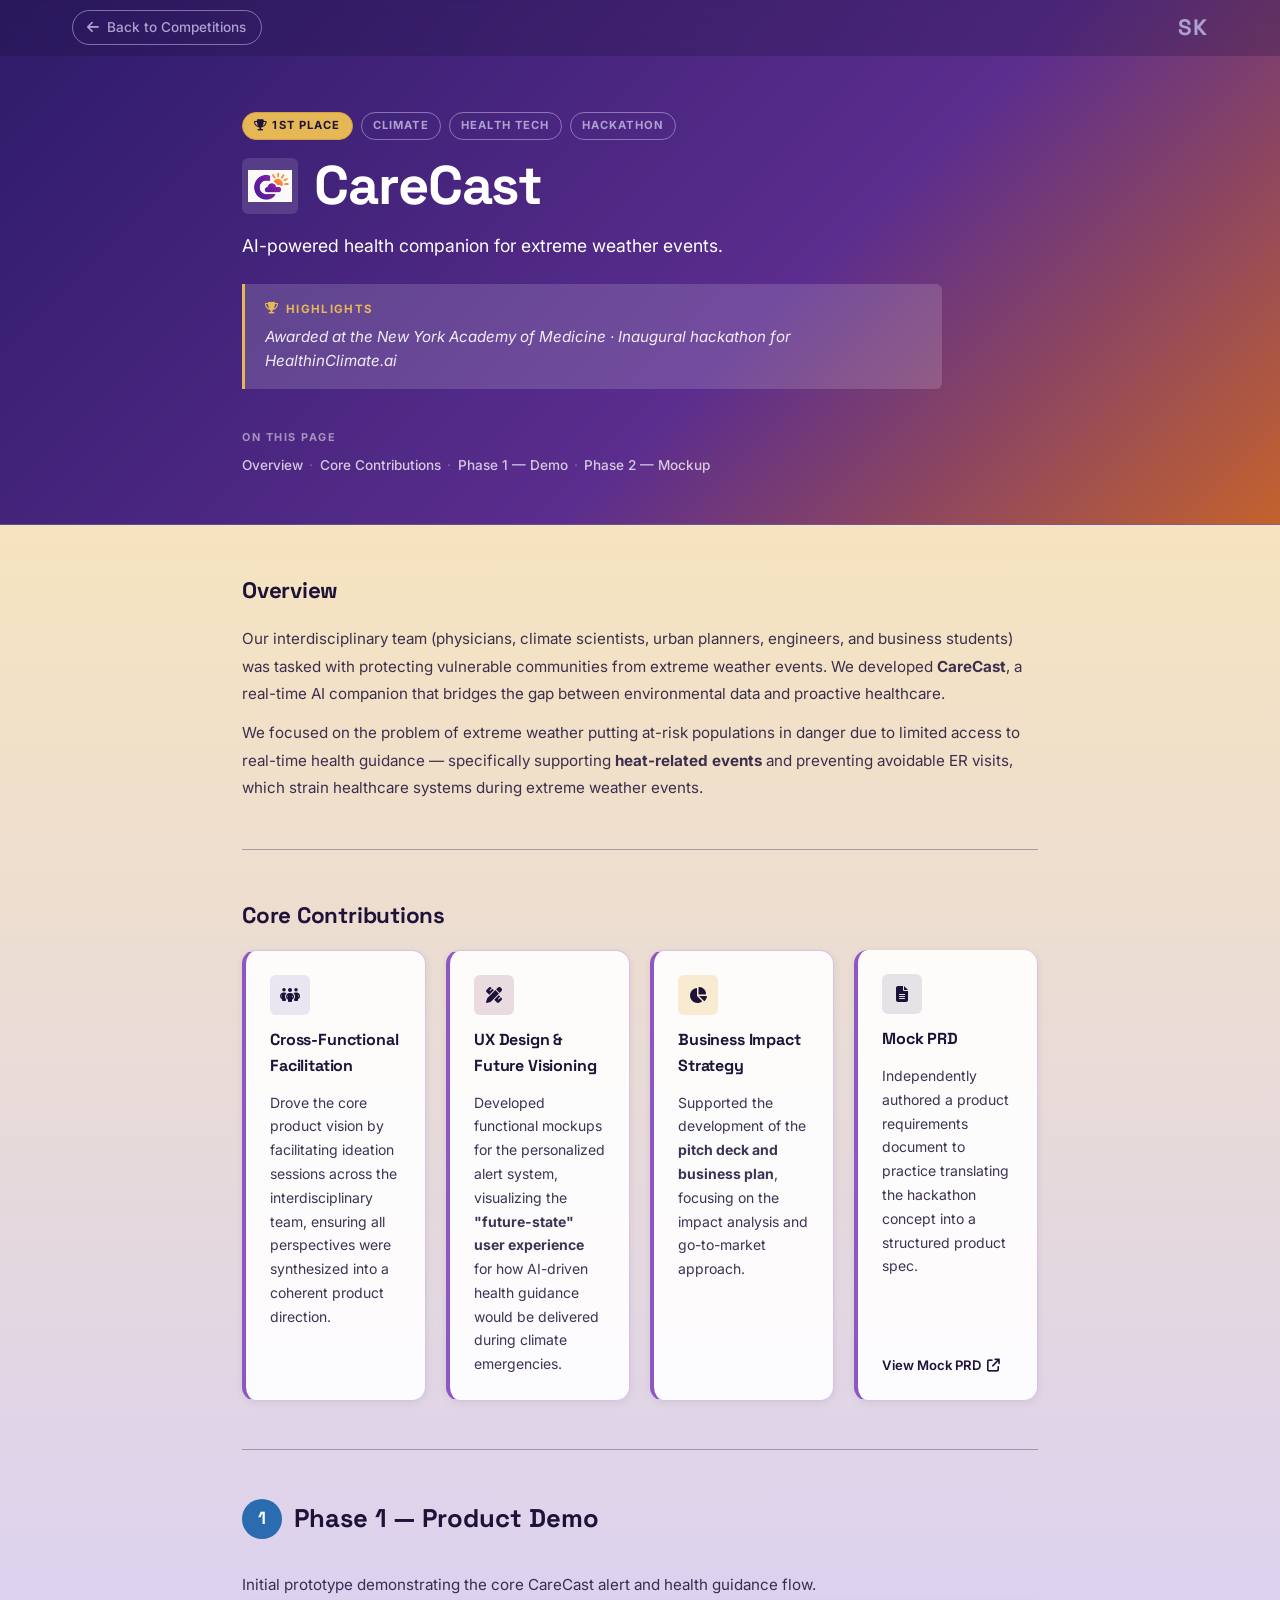
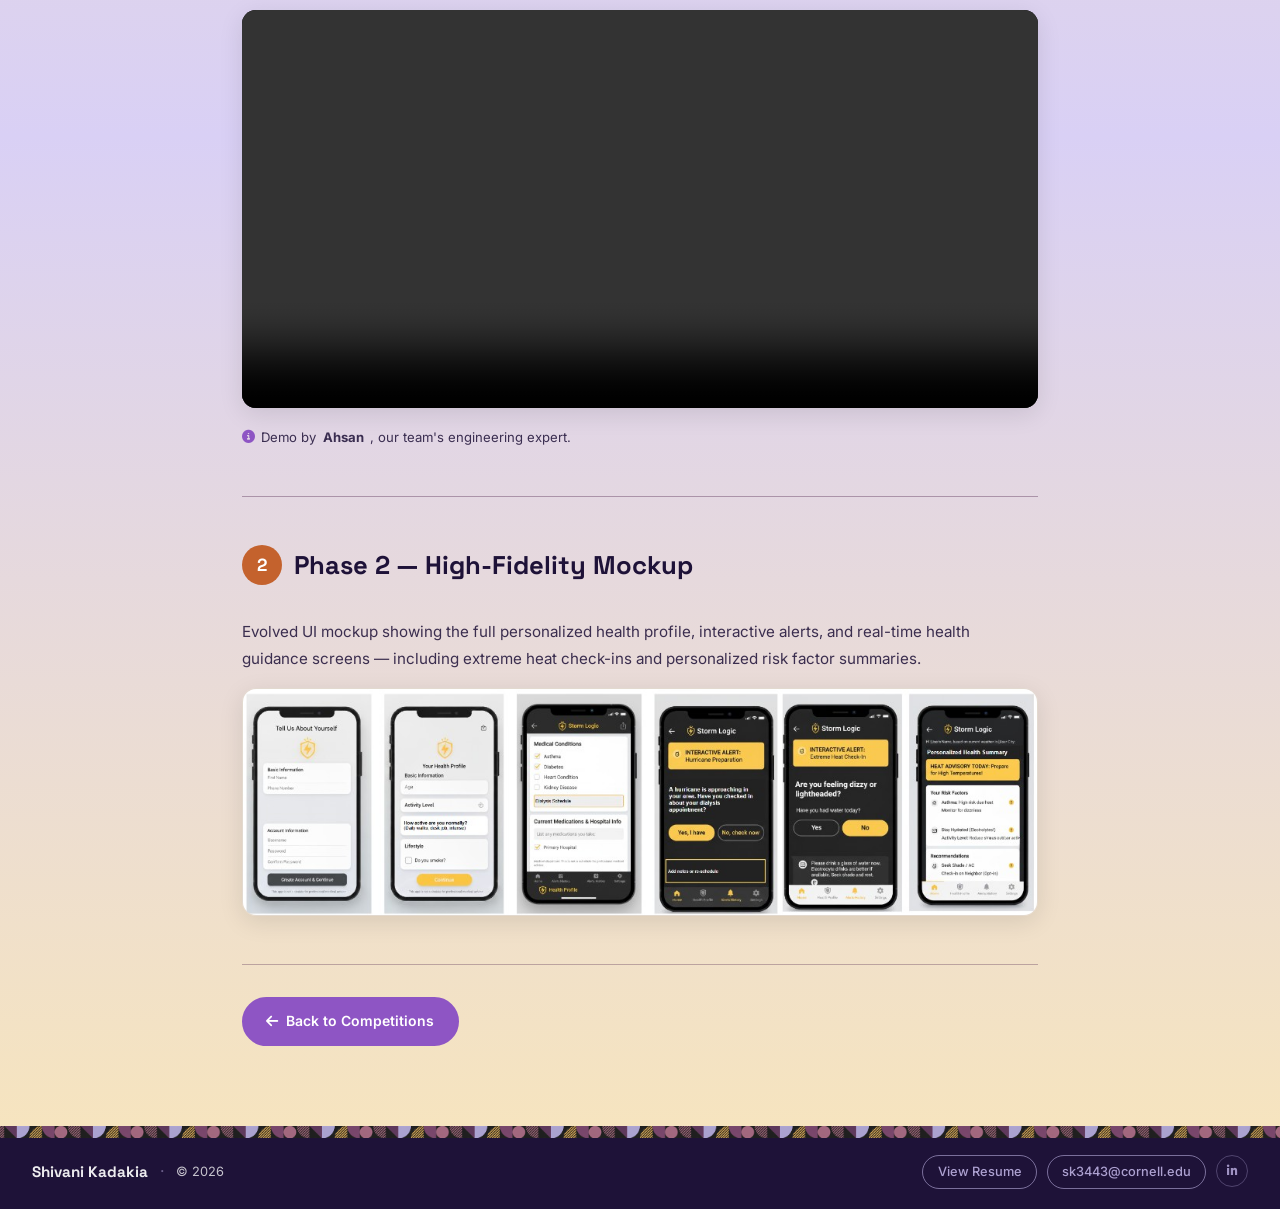
<file: competitions/carecast.html>
﻿<!DOCTYPE html>
<html lang="en">
<head>

<!-- Google tag (gtag.js) -->
  	<script async src="https://www.googletagmanager.com/gtag/js?id=G-1GD2KZD2E3"></script>
  	<script>
   	 window.dataLayer = window.dataLayer || [];
    	function gtag(){dataLayer.push(arguments);}
    	gtag('js', new Date());
    	gtag('config', 'G-1GD2KZD2E3');
  	</script>

  <meta charset="UTF-8" />
  <meta name="viewport" content="width=device-width, initial-scale=1.0" />
  <title>CareCast — Climate &amp; Health Hackathon — Shivani Kadakia</title>
  <link rel="stylesheet" href="../styles.css" />
  <link rel="stylesheet" href="../casestudy.css" />
  <link rel="preconnect" href="https://fonts.googleapis.com" />
  <link rel="preconnect" href="https://fonts.gstatic.com" crossorigin />
  <link href="https://fonts.googleapis.com/css2?family=Space+Grotesk:wght@500;600;700&family=Inter:wght@300;400;500;600&display=swap" rel="stylesheet" />
  <link rel="stylesheet" href="https://cdnjs.cloudflare.com/ajax/libs/font-awesome/6.5.0/css/all.min.css" />
</head>
<body class="cs-page">

  <nav class="cs-topbar">
    <div class="cs-topbar-inner">
<a onclick="gtag('event', 'back_click');" href="../index.html#competitions" class="cs-back">
        <i class="fas fa-arrow-left"></i> Back to Competitions
      </a>
      <a href="../index.html" class="nav-logo">SK</a>
    </div>
  </nav>

  <!-- ── Hero ── -->
  <header class="cs-hero cs-hero--carecast">
    <div class="cs-hero-inner">
      <div class="cs-meta-row">
        <span class="cs-badge cs-badge--win"><i class="fas fa-trophy"></i> 1st Place</span>
        <span class="cs-badge cs-badge--climate">Climate</span>
        <span class="cs-badge cs-badge--health">Health Tech</span>
        <span class="cs-badge cs-badge--muted">Hackathon</span>
      </div>
      <div class="cs-carecast-title-row">
        <img src="../images/carecast-logo.png" loading="lazy" alt="CareCast" class="cs-carecast-logo" />
        <h1 class="cs-title">CareCast</h1>
      </div>
      <p class="cs-subtitle">AI-powered health companion for extreme weather events.</p>

      <div class="cs-hypothesis-box cs-hypothesis-box--award">
        <p class="cs-hypothesis-label"><i class="fas fa-trophy"></i> Highlights</p>
        <p class="cs-hypothesis-text">Awarded at the New York Academy of Medicine · Inaugural hackathon for HealthinClimate.ai</p>
      </div>

      <!-- Page contents preview -->
      <div class="cs-hero-contents">
        <span class="cs-hero-contents-label">On this page</span>
        <div class="cs-hero-contents-links">
          <a href="#overview" class="cs-hero-contents-item">Overview</a>
          <span class="cs-hero-contents-sep" aria-hidden="true">·</span>
          <a href="#highlights" class="cs-hero-contents-item">Core Contributions</a>
          <span class="cs-hero-contents-sep" aria-hidden="true">·</span>
          <a href="#phase1" class="cs-hero-contents-item">Phase 1 — Demo</a>
          <span class="cs-hero-contents-sep" aria-hidden="true">·</span>
          <a href="#phase2" class="cs-hero-contents-item">Phase 2 — Mockup</a>
        </div>
      </div>
    </div>
  </header>

  <!-- ── Main ── -->
  <main class="cs-main">
    <div class="cs-layout cs-layout--no-sidebar">

      <article class="cs-body">

        <!-- Overview -->
        <section class="cs-section" id="overview">
          <h2 class="cs-h2">Overview</h2>
          <p class="cs-p">Our interdisciplinary team (physicians, climate scientists, urban planners, engineers, and business students) was tasked with protecting vulnerable communities from extreme weather events. We developed <strong>CareCast</strong>, a real-time AI companion that bridges the gap between environmental data and proactive healthcare.</p>
          <p class="cs-p">We focused on the problem of extreme weather putting at-risk populations in danger due to limited access to real-time health guidance — specifically supporting <strong>heat-related events</strong> and preventing avoidable ER visits, which strain healthcare systems during extreme weather events.</p>
        </section>

        <div class="cs-divider"></div>

        <!-- Core Contributions -->
        <section class="cs-section" id="highlights">
          <h2 class="cs-h2">Core Contributions</h2>
          <div class="cs-takeaway-grid cs-takeaway-grid--4">

            <div class="cs-takeaway-card">
              <div class="cs-takeaway-icon" style="background:rgba(173,161,209,0.25);color:var(--deep-base)">
                <i class="fas fa-people-group"></i>
              </div>
              <h4 class="cs-takeaway-title">Cross-Functional Facilitation</h4>
              <p class="cs-takeaway-desc">Drove the core product vision by facilitating ideation sessions across the interdisciplinary team, ensuring all perspectives were synthesized into a coherent product direction.</p>
            </div>

            <div class="cs-takeaway-card">
              <div class="cs-takeaway-icon" style="background:rgba(166,103,131,0.22);color:var(--deep-base)">
                <i class="fas fa-pen-ruler"></i>
              </div>
              <h4 class="cs-takeaway-title">UX Design &amp; Future Visioning</h4>
              <p class="cs-takeaway-desc">Developed functional mockups for the personalized alert system, visualizing the <strong>"future-state" user experience</strong> for how AI-driven health guidance would be delivered during climate emergencies.</p>
            </div>

            <div class="cs-takeaway-card">
              <div class="cs-takeaway-icon" style="background:rgba(230,184,85,0.25);color:var(--deep-base)">
                <i class="fas fa-chart-pie"></i>
              </div>
              <h4 class="cs-takeaway-title">Business Impact Strategy</h4>
              <p class="cs-takeaway-desc">Supported the development of the <strong>pitch deck and business plan</strong>, focusing on the impact analysis and go-to-market approach.</p>
            </div>

            <div class="cs-takeaway-card cs-takeaway-card--prd">
              <div class="cs-takeaway-icon" style="background:rgba(30,18,56,0.10);color:var(--deep-base)">
                <i class="fas fa-file-lines"></i>
              </div>
              <h4 class="cs-takeaway-title">Mock PRD</h4>
              <p class="cs-takeaway-desc">Independently authored a product requirements document to practice translating the hackathon concept into a structured product spec.</p>
              <a href="https://docs.google.com/document/d/160YvfyGB3Jxf_kpjEhCO1AAhvSwn1zjxg1pnZeJa0Rs/view?usp=sharing" class="cs-prd-link" target="_blank" rel="noopener noreferrer">
                View Mock PRD <i class="fas fa-arrow-up-right-from-square"></i>
              </a>
            </div>

          </div>
        </section>

        <div class="cs-divider"></div>

        <!-- Phase 1 -->
        <section class="cs-section" id="phase1">
          <div class="cs-phase-label">
            <span class="cs-phase-num" style="background:var(--blue)">1</span>
            <span class="cs-phase-name">Phase 1 — Product Demo</span>
          </div>
          <p class="cs-p">Initial prototype demonstrating the core CareCast alert and health guidance flow.</p>

          <video class="cs-demo-video" autoplay loop muted playsinline controls preload="metadata">
            <source src="../images/carecast-demo.mp4" type="video/mp4" />
            Your browser does not support the video tag.
          </video>

          <p class="cs-video-credit">
            <i class="fas fa-circle-info"></i>
            Demo by <strong>Ahsan</strong>, our team's engineering expert.
          </p>
        </section>

        <div class="cs-divider"></div>

        <!-- Phase 2 -->
        <section class="cs-section" id="phase2">
          <div class="cs-phase-label">
            <span class="cs-phase-num" style="background:var(--terracotta)">2</span>
            <span class="cs-phase-name">Phase 2 — High-Fidelity Mockup</span>
          </div>
          <p class="cs-p">Evolved UI mockup showing the full personalized health profile, interactive alerts, and real-time health guidance screens — including extreme heat check-ins and personalized risk factor summaries.</p>

          <img
            src="../images/carecast-phase2-mockup.png"
            alt="CareCast Phase 2 high-fidelity mockup showing health profile, interactive alerts, and personalized health summary screens"
            class="cs-mockup-img"
            loading="lazy"
          />
        </section>

        <div class="cs-back-footer">
          <a onclick="gtag('event', 'back_click');" href="../index.html#competitions" class="btn btn--ghost">

            <i class="fas fa-arrow-left"></i> Back to Competitions
          </a>
        </div>

      </article>
    </div>
  </main>

  <footer class="footer">
    <div class="footer-inner">
      <span class="footer-name">Shivani Kadakia</span>
      <span class="footer-divider">·</span>
      <span class="footer-copy">&copy; 2026</span>
      <div class="footer-social">
        <a onclick="gtag('event', 'resume_click');" href="https://drive.google.com/file/d/1PNnqs80CXCNU1Djd2EkrCBvL7c3vsz_X/view" class="footer-resume" aria-label="View resume" target="_blank" rel="noopener noreferrer">View Resume</a>
        <span class="footer-email" title="Select to copy">sk3443@cornell.edu</span>
       <a onclick="gtag('event', 'linkedin_click');" href="https://www.linkedin.com/in/shivani-kadakia/" class="footer-icon" aria-label="LinkedIn" target="_blank" rel="noopener noreferrer"><i class="fab fa-linkedin-in"></i></a>

      </div>
    </div>
  </footer>

  <script src="../casestudy.js"></script>

<script>
  document.addEventListener("click", function(event) {
    const link = event.target.closest("a");
    if (!link) return;
    
    gtag('event', 'link_click', {
      link_text: link.innerText.trim(),
      link_url: link.href,
      page_path: window.location.pathname
    });
  });
</script>
</body>
</html>
</file>
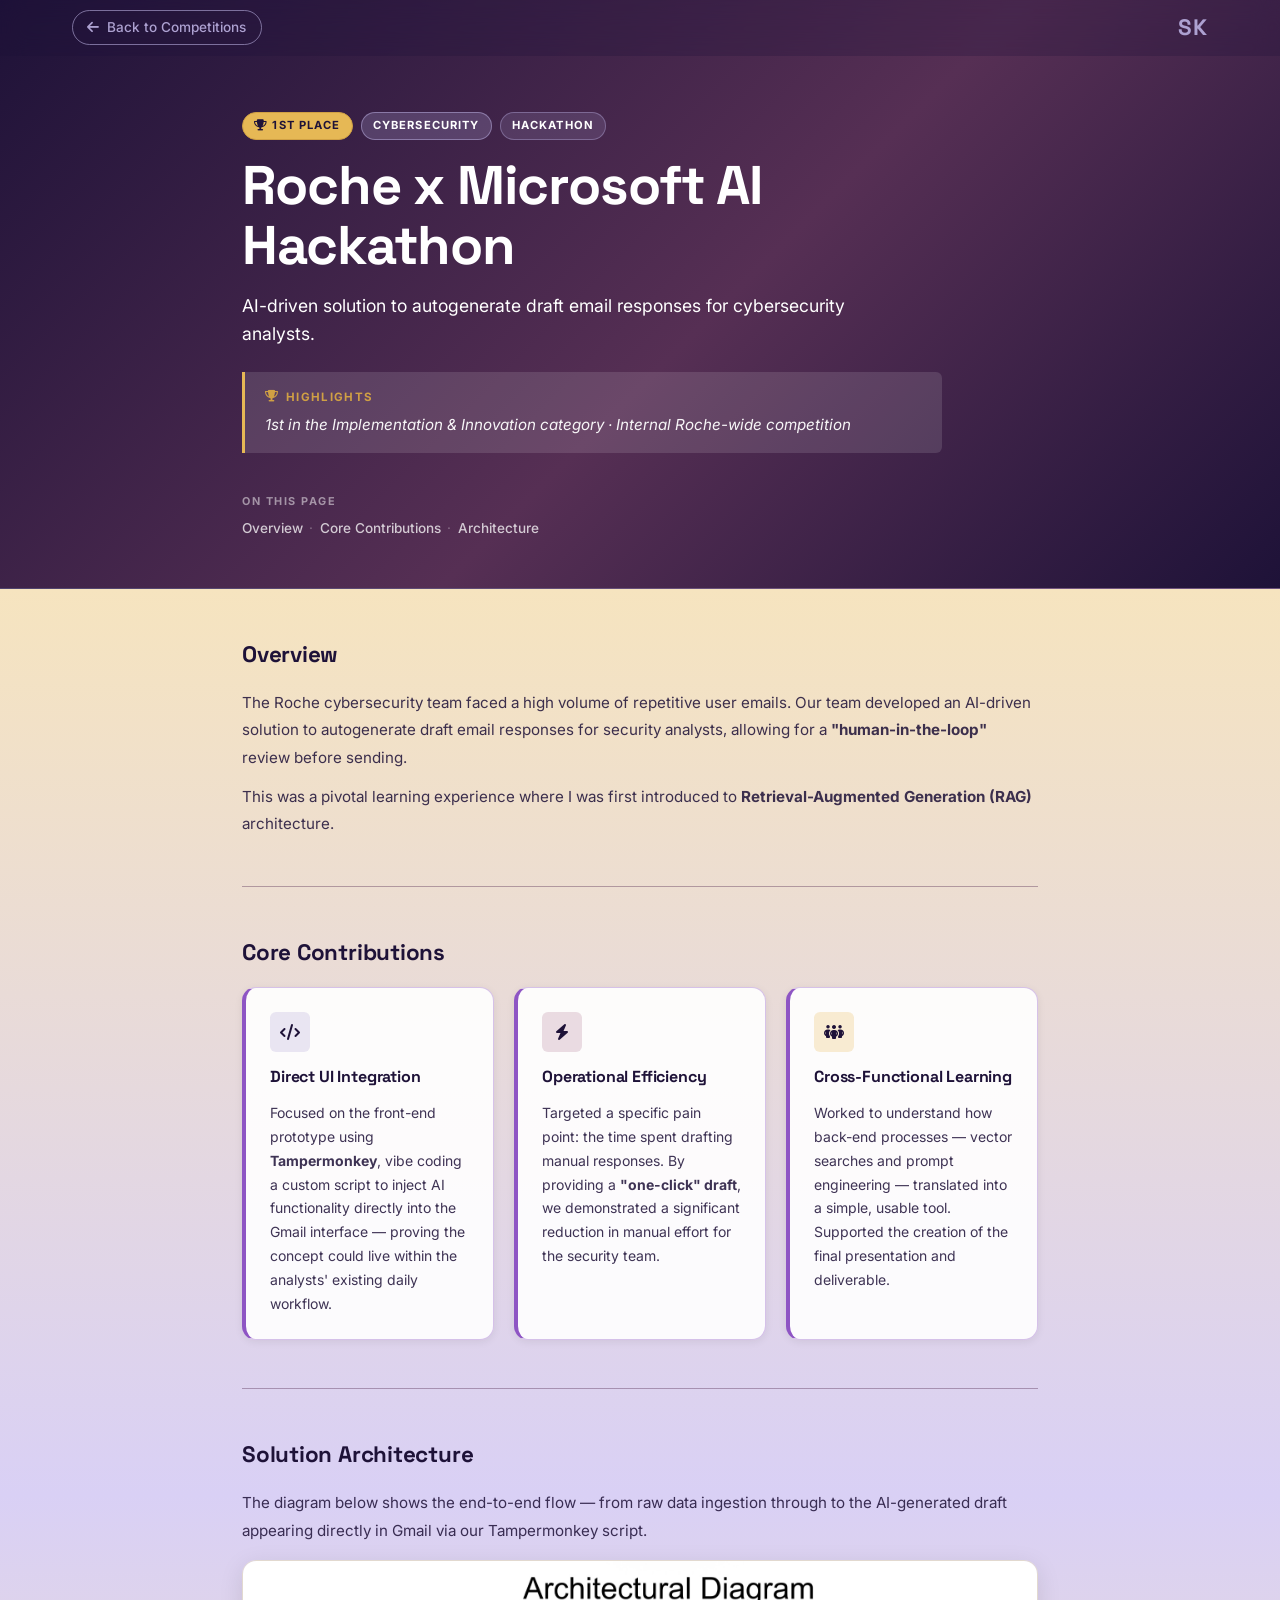
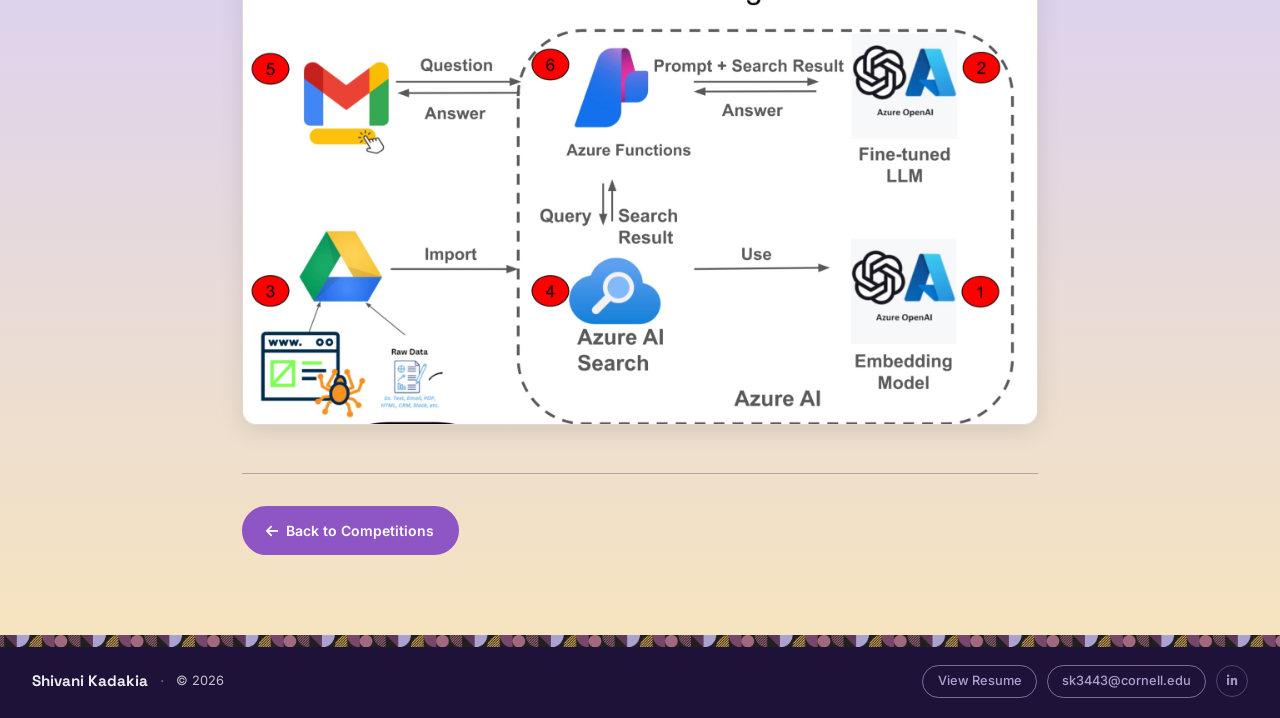
<file: competitions/roche-ai.html>
﻿<!DOCTYPE html>
<html lang="en">
<head>

<!-- Google tag (gtag.js) -->
  	<script async src="https://www.googletagmanager.com/gtag/js?id=G-1GD2KZD2E3"></script>
  	<script>
   	 window.dataLayer = window.dataLayer || [];
    	function gtag(){dataLayer.push(arguments);}
    	gtag('js', new Date());
    	gtag('config', 'G-1GD2KZD2E3');
  	</script>

  <meta charset="UTF-8" />
  <meta name="viewport" content="width=device-width, initial-scale=1.0" />
  <title>Roche x Microsoft AI Hackathon — Shivani Kadakia</title>
  <link rel="stylesheet" href="../styles.css" />
  <link rel="stylesheet" href="../casestudy.css" />
  <link rel="preconnect" href="https://fonts.googleapis.com" />
  <link rel="preconnect" href="https://fonts.gstatic.com" crossorigin />
  <link href="https://fonts.googleapis.com/css2?family=Space+Grotesk:wght@500;600;700&family=Inter:wght@300;400;500;600&display=swap" rel="stylesheet" />
  <link rel="stylesheet" href="https://cdnjs.cloudflare.com/ajax/libs/font-awesome/6.5.0/css/all.min.css" />
</head>
<body class="cs-page">

  <nav class="cs-topbar">
    <div class="cs-topbar-inner">
<a onclick="gtag('event', 'back_click');" href="../index.html#competitions" class="cs-back">
        <i class="fas fa-arrow-left"></i> Back to Competitions
      </a>
      <a href="../index.html" class="nav-logo">SK</a>
    </div>
  </nav>

  <!-- ── Hero ── -->
  <header class="cs-hero cs-hero--roche">
    <div class="cs-hero-inner">
      <div class="cs-meta-row">
        <span class="cs-badge cs-badge--win"><i class="fas fa-trophy"></i> 1st Place</span>
        <span class="cs-badge cs-badge--roche">Cybersecurity</span>
        <span class="cs-badge cs-badge--muted">Hackathon</span>
      </div>
      <h1 class="cs-title">Roche x Microsoft AI Hackathon</h1>
      <p class="cs-subtitle">AI-driven solution to autogenerate draft email responses for cybersecurity analysts.</p>

      <div class="cs-hypothesis-box cs-hypothesis-box--roche">
        <p class="cs-hypothesis-label"><i class="fas fa-trophy"></i> Highlights</p>
        <p class="cs-hypothesis-text">1st in the Implementation &amp; Innovation category · Internal Roche-wide competition</p>
      </div>

      <!-- Page contents preview -->
      <div class="cs-hero-contents">
        <span class="cs-hero-contents-label">On this page</span>
        <div class="cs-hero-contents-links">
          <a href="#overview" class="cs-hero-contents-item">Overview</a>
          <span class="cs-hero-contents-sep" aria-hidden="true">·</span>
          <a href="#contributions" class="cs-hero-contents-item">Core Contributions</a>
          <span class="cs-hero-contents-sep" aria-hidden="true">·</span>
          <a href="#demo" class="cs-hero-contents-item">Architecture</a>
        </div>
      </div>
    </div>
  </header>

  <!-- ── Main ── -->
  <main class="cs-main">
    <div class="cs-layout cs-layout--no-sidebar">
      <article class="cs-body">

        <section class="cs-section" id="overview">
          <h2 class="cs-h2">Overview</h2>
          <p class="cs-p">The Roche cybersecurity team faced a high volume of repetitive user emails. Our team developed an AI-driven solution to autogenerate draft email responses for security analysts, allowing for a <strong>"human-in-the-loop"</strong> review before sending.</p>
          <p class="cs-p">This was a pivotal learning experience where I was first introduced to <strong>Retrieval-Augmented Generation (RAG)</strong> architecture.</p>
        </section>

        <div class="cs-divider"></div>

        <section class="cs-section" id="contributions">
          <h2 class="cs-h2">Core Contributions</h2>
          <div class="cs-takeaway-grid cs-takeaway-grid--3">

            <div class="cs-takeaway-card">
              <div class="cs-takeaway-icon" style="background:rgba(173,161,209,0.25);color:var(--deep-base)">
                <i class="fas fa-code"></i>
              </div>
              <h4 class="cs-takeaway-title">Direct UI Integration</h4>
              <p class="cs-takeaway-desc">Focused on the front-end prototype using <strong>Tampermonkey</strong>, vibe coding a custom script to inject AI functionality directly into the Gmail interface — proving the concept could live within the analysts' existing daily workflow.</p>
            </div>

            <div class="cs-takeaway-card">
              <div class="cs-takeaway-icon" style="background:rgba(166,103,131,0.22);color:var(--deep-base)">
                <i class="fas fa-bolt"></i>
              </div>
              <h4 class="cs-takeaway-title">Operational Efficiency</h4>
              <p class="cs-takeaway-desc">Targeted a specific pain point: the time spent drafting manual responses. By providing a <strong>"one-click" draft</strong>, we demonstrated a significant reduction in manual effort for the security team.</p>
            </div>

            <div class="cs-takeaway-card">
              <div class="cs-takeaway-icon" style="background:rgba(230,184,85,0.25);color:var(--deep-base)">
                <i class="fas fa-people-group"></i>
              </div>
              <h4 class="cs-takeaway-title">Cross-Functional Learning</h4>
              <p class="cs-takeaway-desc">Worked to understand how back-end processes — vector searches and prompt engineering — translated into a simple, usable tool. Supported the creation of the final presentation and deliverable.</p>
            </div>

          </div>
        </section>

        <div class="cs-divider"></div>

        <section class="cs-section" id="demo">
          <h2 class="cs-h2">Solution Architecture</h2>
          <p class="cs-p">The diagram below shows the end-to-end flow — from raw data ingestion through to the AI-generated draft appearing directly in Gmail via our Tampermonkey script.</p>
          <img
            src="../images/roche-architecture.jpg"
            alt="Architectural diagram showing the RAG pipeline: Google Drive imports raw data → Azure AI Search (vector store) → Azure Functions orchestrator → Fine-tuned LLM via Azure OpenAI → answer returned to Gmail"
            class="cs-demo-img"
            style="margin-top:1rem;"
            loading="lazy"
          />
        </section>

        <div class="cs-back-footer">
          <a onclick="gtag('event', 'back_click');" href="../index.html#competitions" class="btn btn--ghost">

            <i class="fas fa-arrow-left"></i> Back to Competitions
          </a>
        </div>

      </article>
    </div>
  </main>

  <footer class="footer">
    <div class="footer-inner">
      <span class="footer-name">Shivani Kadakia</span>
      <span class="footer-divider">·</span>
      <span class="footer-copy">&copy; 2026</span>
      <div class="footer-social">
       <a onclick="gtag('event', 'resume_click');" href="https://drive.google.com/file/d/1PNnqs80CXCNU1Djd2EkrCBvL7c3vsz_X/view" class="footer-resume" aria-label="View resume" target="_blank" rel="noopener noreferrer">View Resume</a>

        <span class="footer-email" title="Select to copy">sk3443@cornell.edu</span>
       <a onclick="gtag('event', 'linkedin_click');" href="https://www.linkedin.com/in/shivani-kadakia/" class="footer-icon" aria-label="LinkedIn" target="_blank" rel="noopener noreferrer"><i class="fab fa-linkedin-in"></i></a>

      </div>
    </div>
  </footer>

  <script src="../casestudy.js"></script>
<script>
  document.addEventListener("click", function(event) {
    const link = event.target.closest("a");
    if (!link) return;
    
    gtag('event', 'link_click', {
      link_text: link.innerText.trim(),
      link_url: link.href,
      page_path: window.location.pathname
    });
  });
</script>
</body>
</html>
</file>
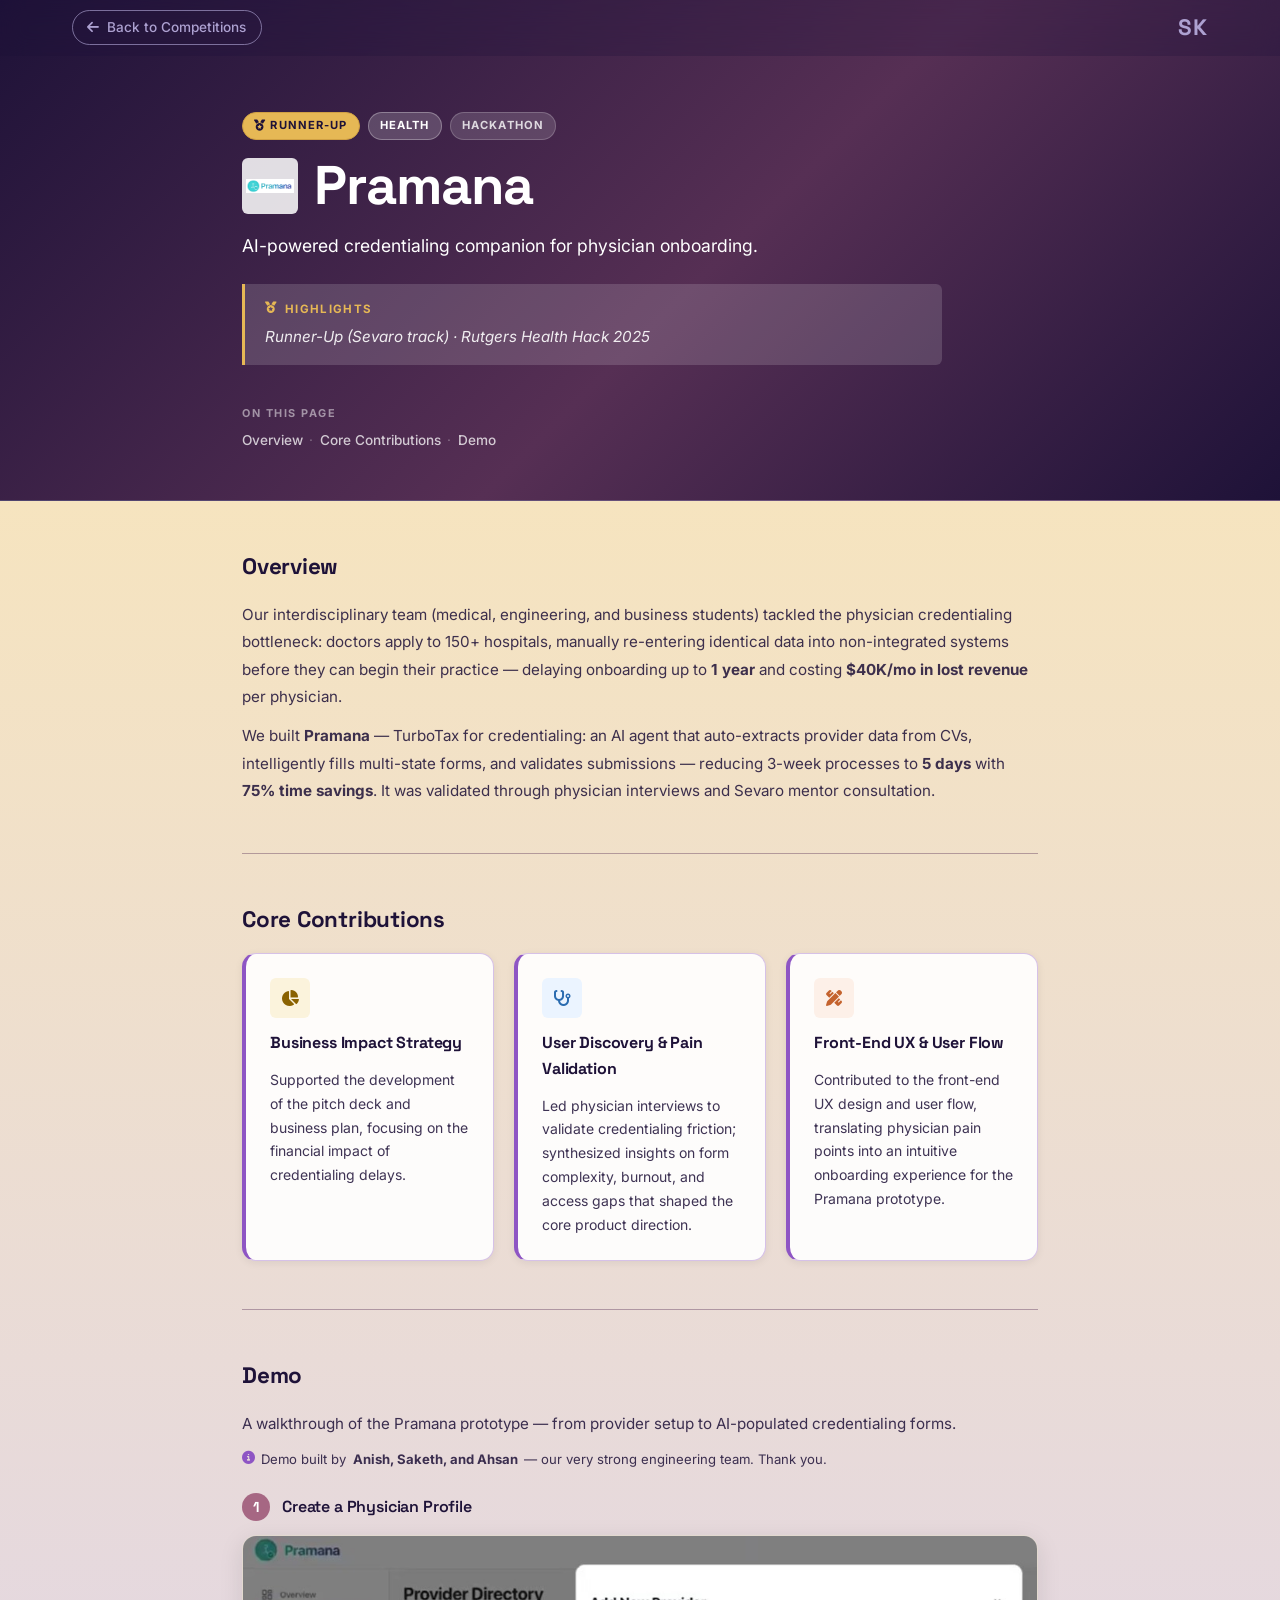
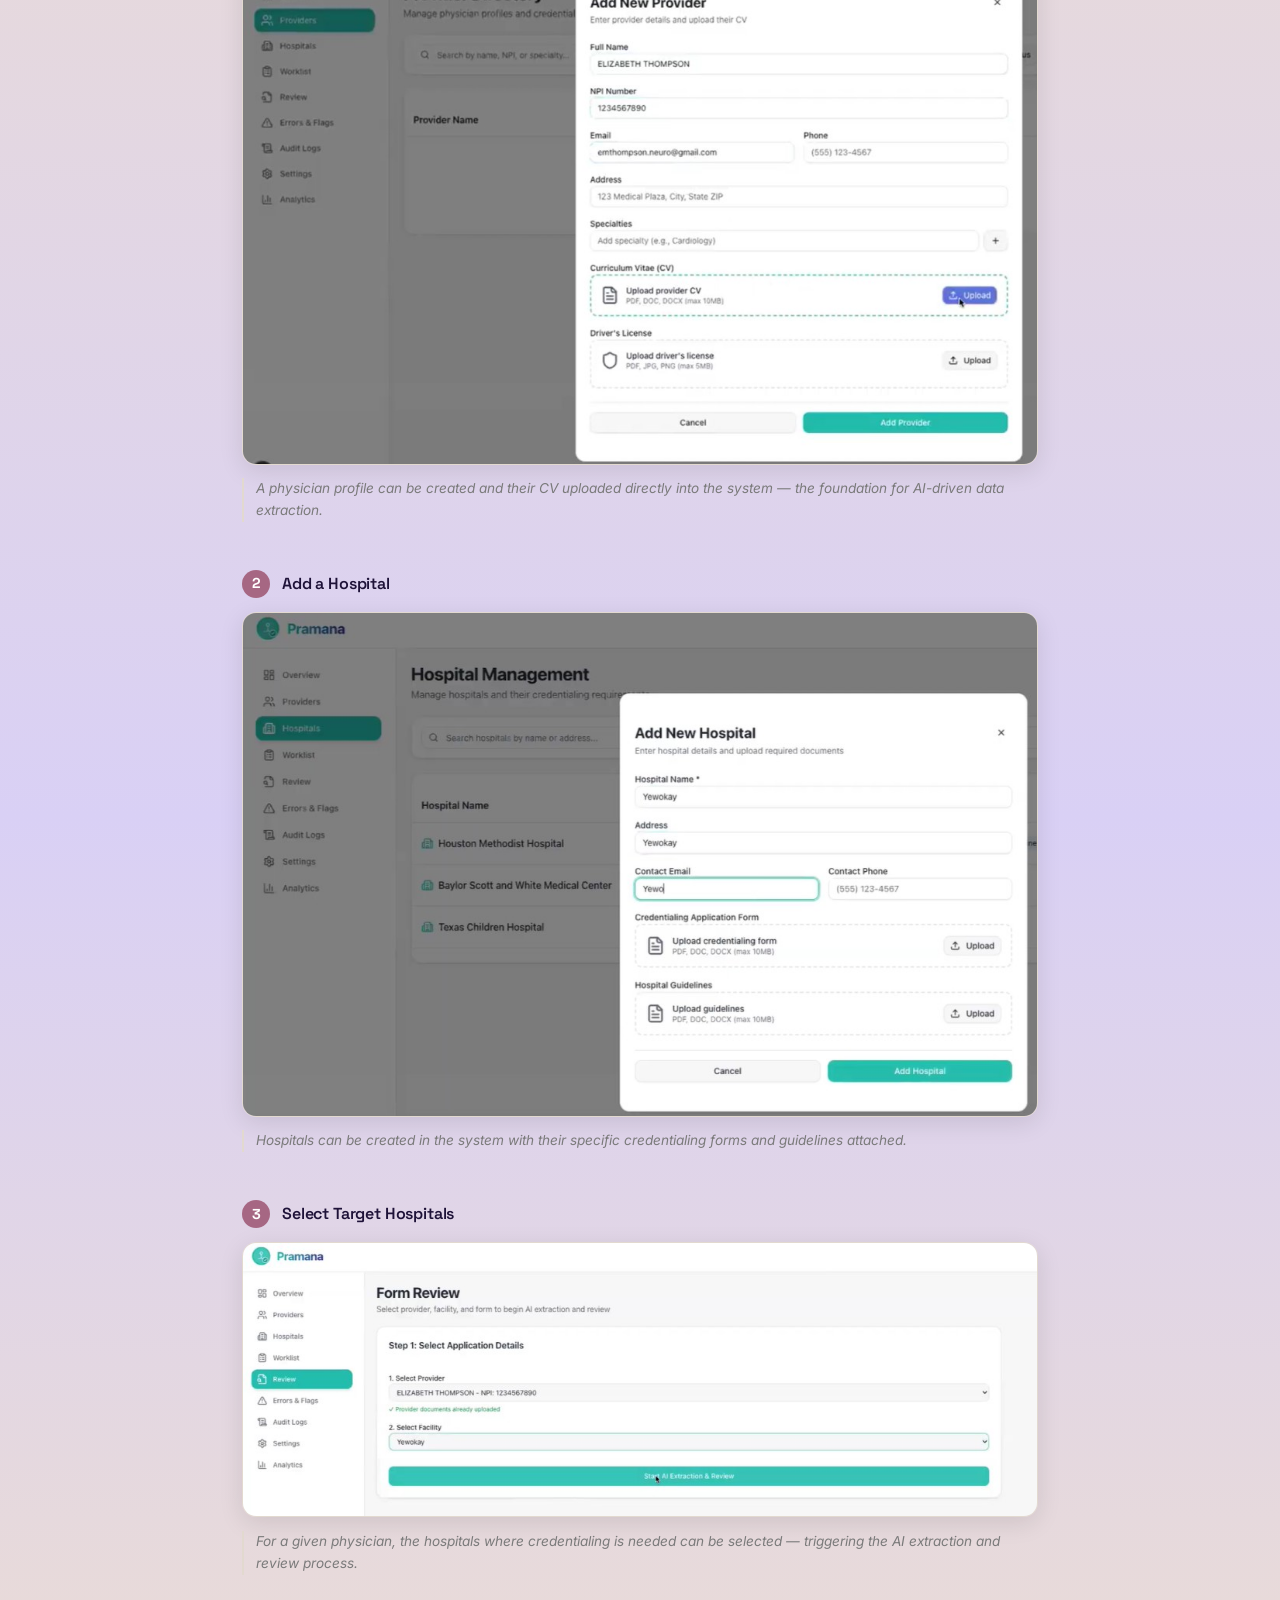
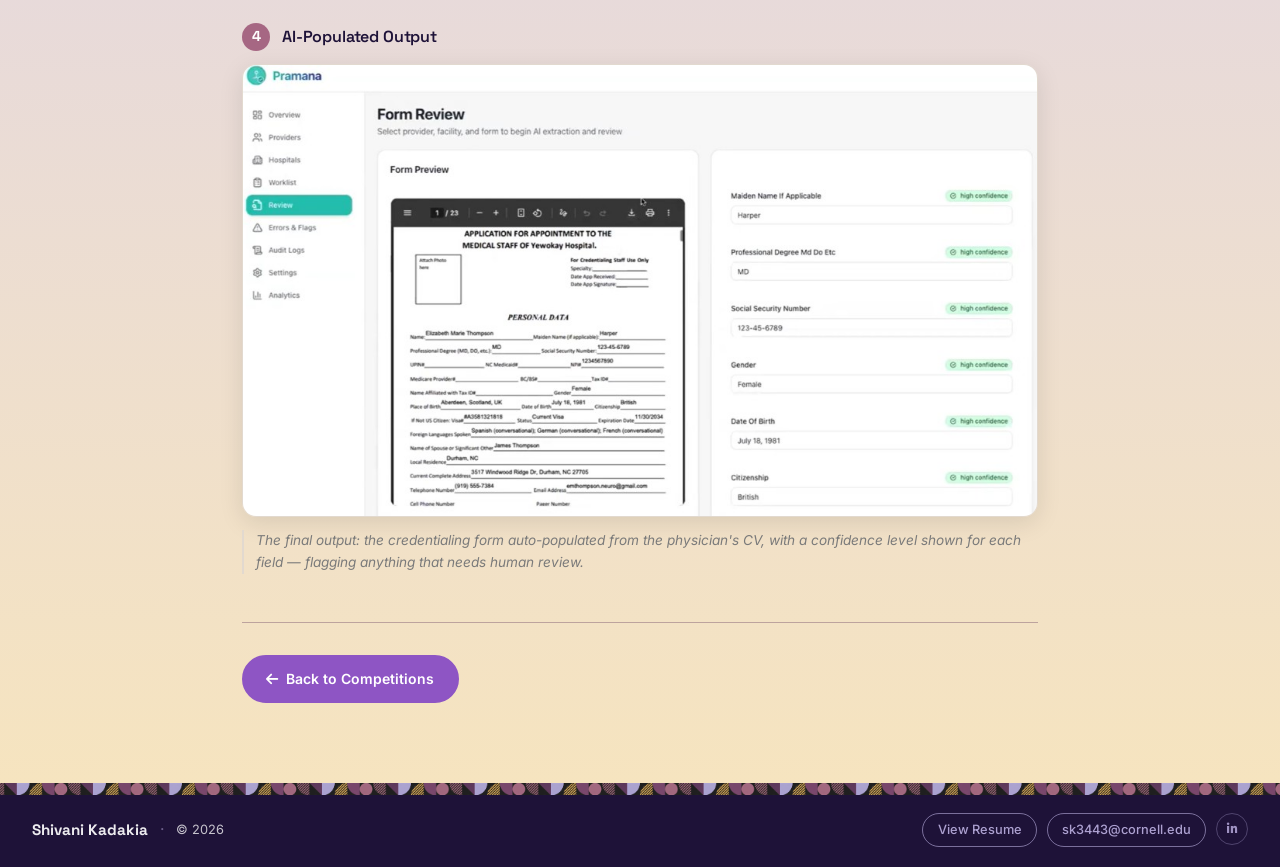
<file: competitions/rutgers.html>
﻿<!DOCTYPE html>
<html lang="en">
<head>

<!-- Google tag (gtag.js) -->
  	<script async src="https://www.googletagmanager.com/gtag/js?id=G-1GD2KZD2E3"></script>
  	<script>
   	 window.dataLayer = window.dataLayer || [];
    	function gtag(){dataLayer.push(arguments);}
    	gtag('js', new Date());
    	gtag('config', 'G-1GD2KZD2E3');
  	</script>

  <meta charset="UTF-8" />
  <meta name="viewport" content="width=device-width, initial-scale=1.0" />
  <title>Rutgers Health Hack 2025 — Shivani Kadakia</title>
  <link rel="stylesheet" href="../styles.css" />
  <link rel="stylesheet" href="../casestudy.css" />
  <link rel="preconnect" href="https://fonts.googleapis.com" />
  <link rel="preconnect" href="https://fonts.gstatic.com" crossorigin />
  <link href="https://fonts.googleapis.com/css2?family=Space+Grotesk:wght@500;600;700&family=Inter:wght@300;400;500;600&display=swap" rel="stylesheet" />
  <link rel="stylesheet" href="https://cdnjs.cloudflare.com/ajax/libs/font-awesome/6.5.0/css/all.min.css" />
</head>
<body class="cs-page">

  <nav class="cs-topbar">
    <div class="cs-topbar-inner">
      <a onclick="gtag('event', 'back_click');" href="../index.html#competitions" class="cs-back">
        <i class="fas fa-arrow-left"></i> Back to Competitions
      </a>
      <a href="../index.html" class="nav-logo">SK</a>
    </div>
  </nav>

  <!-- ── Hero ── -->
  <header class="cs-hero cs-hero--rutgers">
    <div class="cs-hero-inner">
      <div class="cs-meta-row">
        <span class="cs-badge cs-badge--runnerup"><i class="fas fa-medal"></i> Runner-Up</span>
        <span class="cs-badge cs-badge--health">Health</span>
        <span class="cs-badge cs-badge--muted">Hackathon</span>
      </div>
      <div class="cs-carecast-title-row">
        <img src="../images/pramana-logo.png" loading="lazy" alt="Pramana" class="cs-carecast-logo cs-carecast-logo--light" />
        <h1 class="cs-title">Pramana</h1>
      </div>
      <p class="cs-subtitle">AI-powered credentialing companion for physician onboarding.</p>

      <div class="cs-hypothesis-box cs-hypothesis-box--rutgers">
        <p class="cs-hypothesis-label"><i class="fas fa-medal"></i> Highlights</p>
        <p class="cs-hypothesis-text">Runner-Up (Sevaro track) · Rutgers Health Hack 2025</p>
      </div>

      <!-- Page contents preview -->
      <div class="cs-hero-contents">
        <span class="cs-hero-contents-label">On this page</span>
        <div class="cs-hero-contents-links">
          <a href="#overview" class="cs-hero-contents-item">Overview</a>
          <span class="cs-hero-contents-sep" aria-hidden="true">·</span>
          <a href="#contributions" class="cs-hero-contents-item">Core Contributions</a>
          <span class="cs-hero-contents-sep" aria-hidden="true">·</span>
          <a href="#demo" class="cs-hero-contents-item">Demo</a>
        </div>
      </div>
    </div>
  </header>

  <!-- ── Main ── -->
  <main class="cs-main">
    <div class="cs-layout cs-layout--no-sidebar">

      <article class="cs-body">

        <!-- Overview -->
        <section class="cs-section" id="overview">
          <h2 class="cs-h2">Overview</h2>
          <p class="cs-p">Our interdisciplinary team (medical, engineering, and business students) tackled the physician credentialing bottleneck: doctors apply to 150+ hospitals, manually re-entering identical data into non-integrated systems before they can begin their practice — delaying onboarding up to <strong>1 year</strong> and costing <strong>$40K/mo in lost revenue</strong> per physician.</p>
          <p class="cs-p">We built <strong>Pramana</strong> — TurboTax for credentialing: an AI agent that auto-extracts provider data from CVs, intelligently fills multi-state forms, and validates submissions — reducing 3-week processes to <strong>5 days</strong> with <strong>75% time savings</strong>. It was validated through physician interviews and Sevaro mentor consultation.</p>
        </section>

        <div class="cs-divider"></div>

        <!-- Core Contributions -->
        <section class="cs-section" id="contributions">
          <h2 class="cs-h2">Core Contributions</h2>
          <div class="cs-takeaway-grid cs-takeaway-grid--3">

            <div class="cs-takeaway-card">
              <div class="cs-takeaway-icon" style="background:var(--gold-pale);color:#8a6200">
                <i class="fas fa-chart-pie"></i>
              </div>
              <h4 class="cs-takeaway-title">Business Impact Strategy</h4>
              <p class="cs-takeaway-desc">Supported the development of the pitch deck and business plan, focusing on the financial impact of credentialing delays.</p>
            </div>

            <div class="cs-takeaway-card">
              <div class="cs-takeaway-icon" style="background:var(--blue-pale);color:var(--blue)">
                <i class="fas fa-stethoscope"></i>
              </div>
              <h4 class="cs-takeaway-title">User Discovery &amp; Pain Validation</h4>
              <p class="cs-takeaway-desc">Led physician interviews to validate credentialing friction; synthesized insights on form complexity, burnout, and access gaps that shaped the core product direction.</p>
            </div>

            <div class="cs-takeaway-card">
              <div class="cs-takeaway-icon" style="background:var(--terra-pale);color:var(--terracotta)">
                <i class="fas fa-pen-ruler"></i>
              </div>
              <h4 class="cs-takeaway-title">Front-End UX &amp; User Flow</h4>
              <p class="cs-takeaway-desc">Contributed to the front-end UX design and user flow, translating physician pain points into an intuitive onboarding experience for the Pramana prototype.</p>
            </div>

          </div>
        </section>

        <div class="cs-divider"></div>

        <!-- Demo -->
        <section class="cs-section" id="demo">
          <h2 class="cs-h2">Demo</h2>
          <p class="cs-p">A walkthrough of the Pramana prototype — from provider setup to AI-populated credentialing forms.</p>
          <p class="cs-video-credit">
            <i class="fas fa-circle-info"></i>
            Demo built by <strong>Anish, Saketh, and Ahsan</strong> — our very strong engineering team. Thank you.
          </p>

          <div class="cs-demo-walkthrough">

            <div class="cs-demo-step">
              <div class="cs-demo-step-header">
                <span class="cs-phase-num cs-phase-num--1">1</span>
                <span class="cs-demo-step-title">Create a Physician Profile</span>
              </div>
              <img src="../images/pramana-mockup-1.png" loading="lazy" alt="Pramana — Add New Provider screen showing physician profile creation with CV upload" class="cs-demo-img" />
              <p class="cs-demo-caption">A physician profile can be created and their CV uploaded directly into the system — the foundation for AI-driven data extraction.</p>
            </div>

            <div class="cs-demo-step">
              <div class="cs-demo-step-header">
                <span class="cs-phase-num cs-phase-num--2">2</span>
                <span class="cs-demo-step-title">Add a Hospital</span>
              </div>
              <img src="../images/pramana-mockup-2.png" loading="lazy" alt="Pramana — Hospital Management screen showing Add New Hospital modal" class="cs-demo-img" />
              <p class="cs-demo-caption">Hospitals can be created in the system with their specific credentialing forms and guidelines attached.</p>
            </div>

            <div class="cs-demo-step">
              <div class="cs-demo-step-header">
                <span class="cs-phase-num cs-phase-num--3">3</span>
                <span class="cs-demo-step-title">Select Target Hospitals</span>
              </div>
              <img src="../images/pramana-mockup-3.png" loading="lazy" alt="Pramana — Form Review screen showing provider and facility selection for AI extraction" class="cs-demo-img" />
              <p class="cs-demo-caption">For a given physician, the hospitals where credentialing is needed can be selected — triggering the AI extraction and review process.</p>
            </div>

            <div class="cs-demo-step">
              <div class="cs-demo-step-header">
                <span class="cs-phase-num cs-phase-num--4">4</span>
                <span class="cs-demo-step-title">AI-Populated Output</span>
              </div>
              <img src="../images/pramana-mockup-4.png" loading="lazy" alt="Pramana — Form Review showing auto-populated credentialing form with confidence scores per field" class="cs-demo-img" />
              <p class="cs-demo-caption">The final output: the credentialing form auto-populated from the physician's CV, with a confidence level shown for each field — flagging anything that needs human review.</p>
            </div>

          </div>
        </section>

        <div class="cs-back-footer">
          <a onclick="gtag('event', 'back_click');" href="../index.html#competitions" class="btn btn--ghost">
            <i class="fas fa-arrow-left"></i> Back to Competitions
          </a>
        </div>

      </article>
    </div>
  </main>

  <footer class="footer">
    <div class="footer-inner">
      <span class="footer-name">Shivani Kadakia</span>
      <span class="footer-divider">·</span>
      <span class="footer-copy">&copy; 2026</span>
      <div class="footer-social">
        <a onclick="gtag('event', 'resume_click');" href="https://drive.google.com/file/d/1PNnqs80CXCNU1Djd2EkrCBvL7c3vsz_X/view" class="footer-resume" aria-label="View resume" target="_blank" rel="noopener noreferrer">View Resume</a>
        <span class="footer-email" title="Select to copy">sk3443@cornell.edu</span>
        <a onclick="gtag('event', 'linkedin_click');" href="https://www.linkedin.com/in/shivani-kadakia/" class="footer-icon" aria-label="LinkedIn" target="_blank" rel="noopener noreferrer"><i class="fab fa-linkedin-in"></i></a>
      </div>
    </div>
  </footer>

  <script src="../casestudy.js"></script>

<script>
  document.addEventListener("click", function(event) {
    const link = event.target.closest("a");
    if (!link) return;
    
    gtag('event', 'link_click', {
      link_text: link.innerText.trim(),
      link_url: link.href,
      page_path: window.location.pathname
    });
  });
</script>
</body>
</html>
</file>
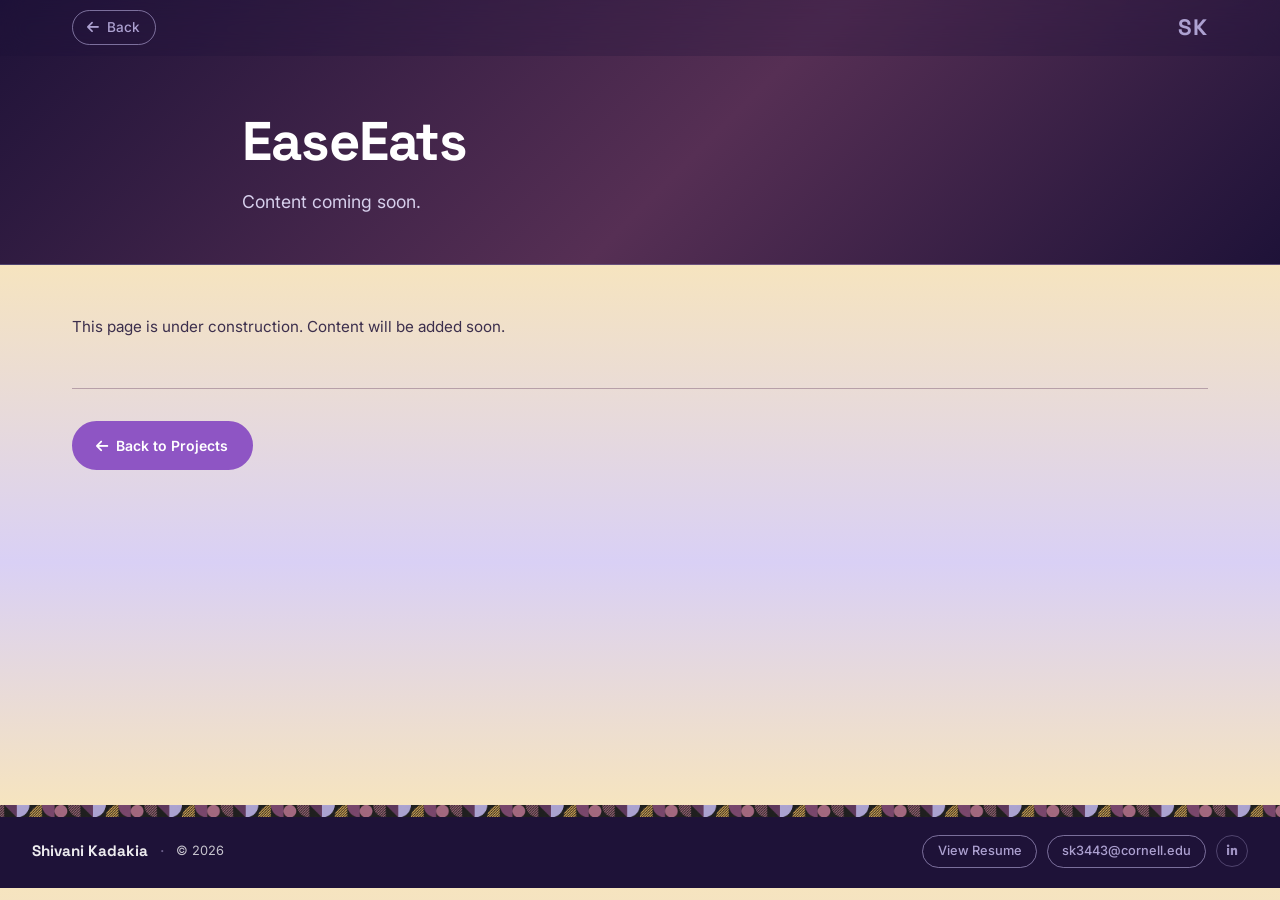
<file: projects/easeeats.html>
﻿<!DOCTYPE html>
<html lang="en">
<head>

<!-- Google tag (gtag.js) -->
  	<script async src="https://www.googletagmanager.com/gtag/js?id=G-1GD2KZD2E3"></script>
  	<script>
   	 window.dataLayer = window.dataLayer || [];
    	function gtag(){dataLayer.push(arguments);}
    	gtag('js', new Date());
    	gtag('config', 'G-1GD2KZD2E3');
  	</script>

  <meta charset="UTF-8" />
  <meta name="viewport" content="width=device-width, initial-scale=1.0" />
  <title>EaseEats — Shivani Kadakia</title>
  <link rel="stylesheet" href="../styles.css" />
  <link rel="stylesheet" href="../casestudy.css" />
  <link rel="preconnect" href="https://fonts.googleapis.com" />
  <link rel="preconnect" href="https://fonts.gstatic.com" crossorigin />
  <link href="https://fonts.googleapis.com/css2?family=Space+Grotesk:wght@500;600;700&family=Inter:wght@300;400;500;600&display=swap" rel="stylesheet" />
  <link rel="stylesheet" href="https://cdnjs.cloudflare.com/ajax/libs/font-awesome/6.5.0/css/all.min.css" />
</head>
<body class="cs-page">
  <nav class="cs-topbar">
    <div class="cs-topbar-inner">
	<a onclick="gtag('event', 'back_click');" href="../index.html#projects" class="cs-back">

        <i class="fas fa-arrow-left"></i> Back
      </a>
      <a href="../index.html" class="nav-logo">SK</a>
    </div>
  </nav>
  <header class="cs-hero">
    <div class="cs-hero-inner">
      <h1 class="cs-title">EaseEats</h1>
      <p class="cs-subtitle">Content coming soon.</p>
    </div>
  </header>
  <main class="cs-main">
    <div class="cs-layout">
      <article class="cs-body" style="grid-column:1/-1;">
        <p class="cs-p">This page is under construction. Content will be added soon.</p>
        <div class="cs-back-footer">
          <a onclick="gtag('event', 'back_click');" href="../index.html#projects" class="btn btn--ghost">
            <i class="fas fa-arrow-left"></i> Back to Projects
          </a>
        </div>
      </article>
    </div>
  </main>
  <footer class="footer">
    <div class="footer-inner">
      <span class="footer-name">Shivani Kadakia</span>
      <span class="footer-divider" aria-hidden="true">·</span>
      <span class="footer-copy">&copy; 2026</span>
      <div class="footer-social">
        <a onclick="gtag('event', 'resume_click');" href="https://drive.google.com/file/d/1PNnqs80CXCNU1Djd2EkrCBvL7c3vsz_X/view" class="footer-resume" aria-label="View resume" target="_blank" rel="noopener noreferrer">View Resume</a>
        <span class="footer-email" title="Select to copy">sk3443@cornell.edu</span>
        <a onclick="gtag('event', 'linkedin_click');" href="https://www.linkedin.com/in/shivani-kadakia/" class="footer-icon" aria-label="LinkedIn" target="_blank" rel="noopener noreferrer"><i class="fab fa-linkedin-in"></i></a>
      </div>
    </div>
  </footer>
  <script src="../casestudy.js"></script>
<script>
  document.addEventListener("click", function(event) {
    const link = event.target.closest("a");
    if (!link) return;
    
    gtag('event', 'link_click', {
      link_text: link.innerText.trim(),
      link_url: link.href,
      page_path: window.location.pathname
    });
  });
</script>
</body>
</html>
</file>
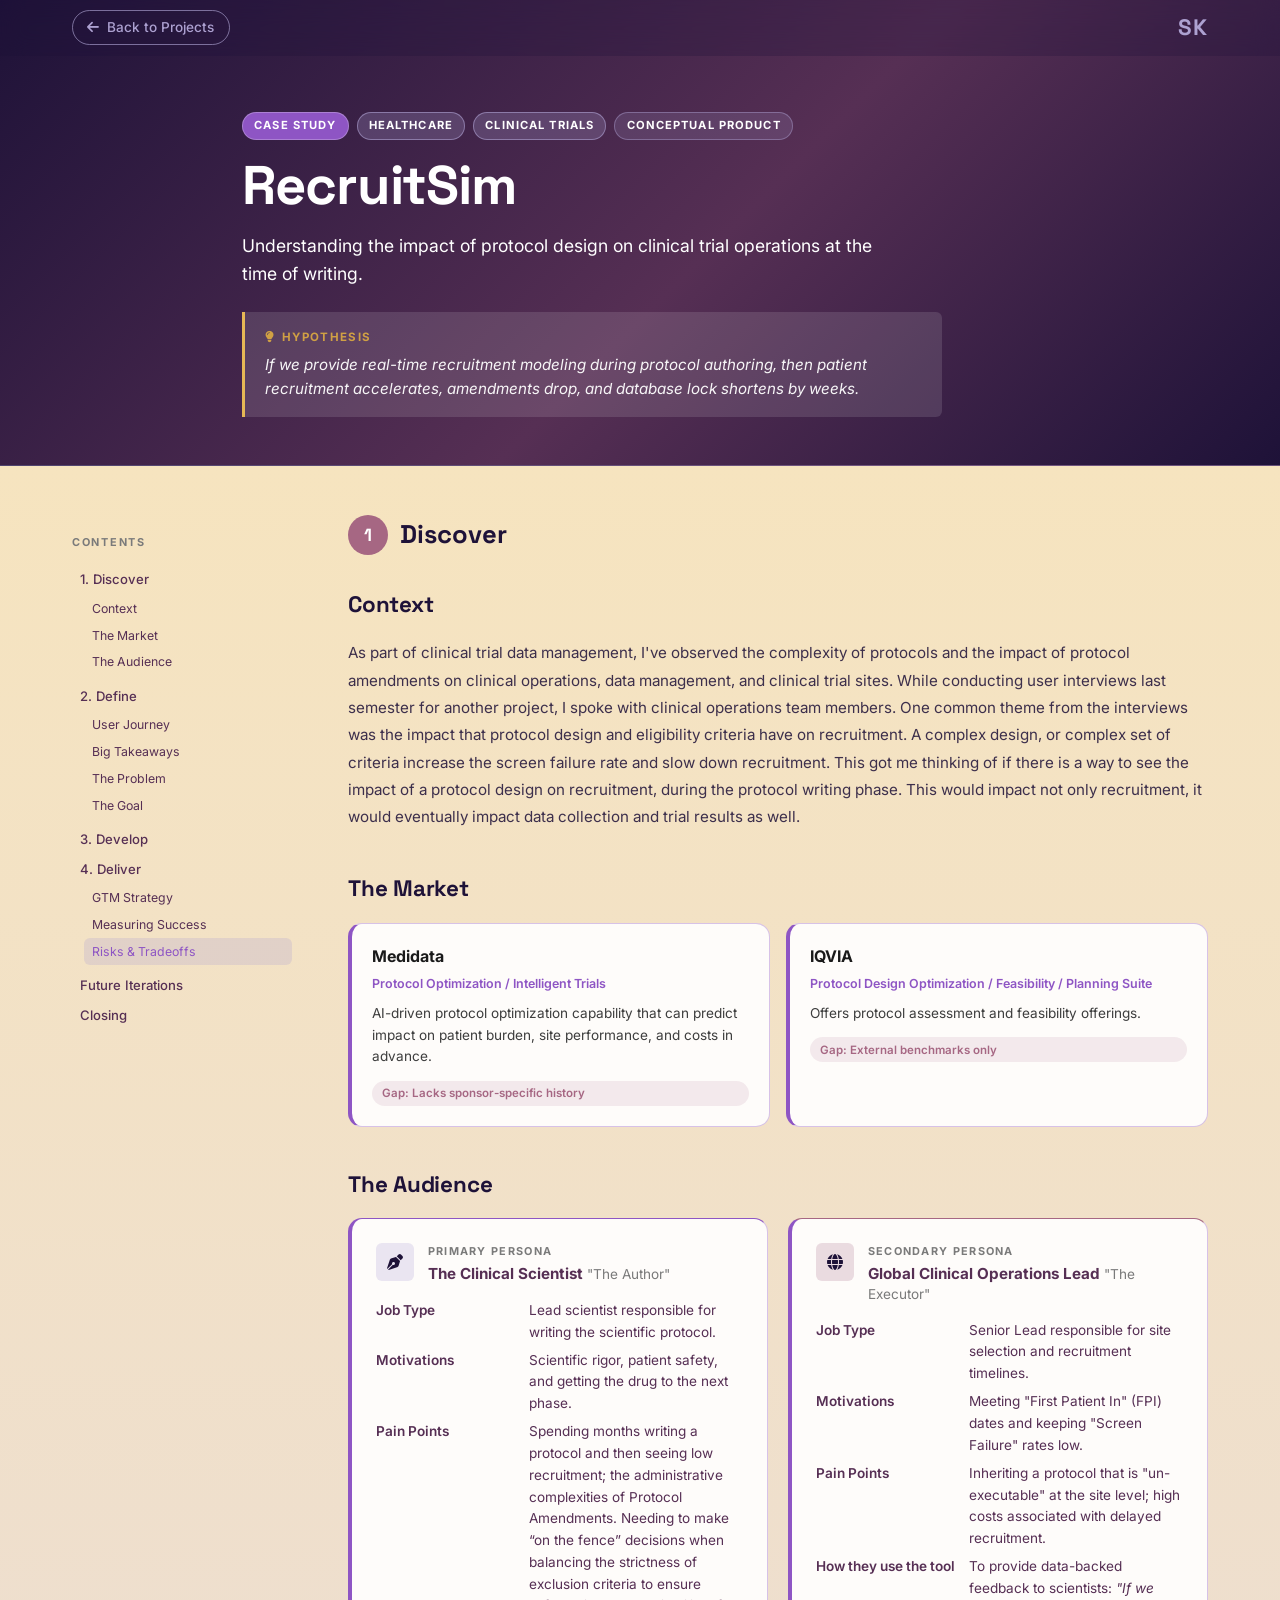
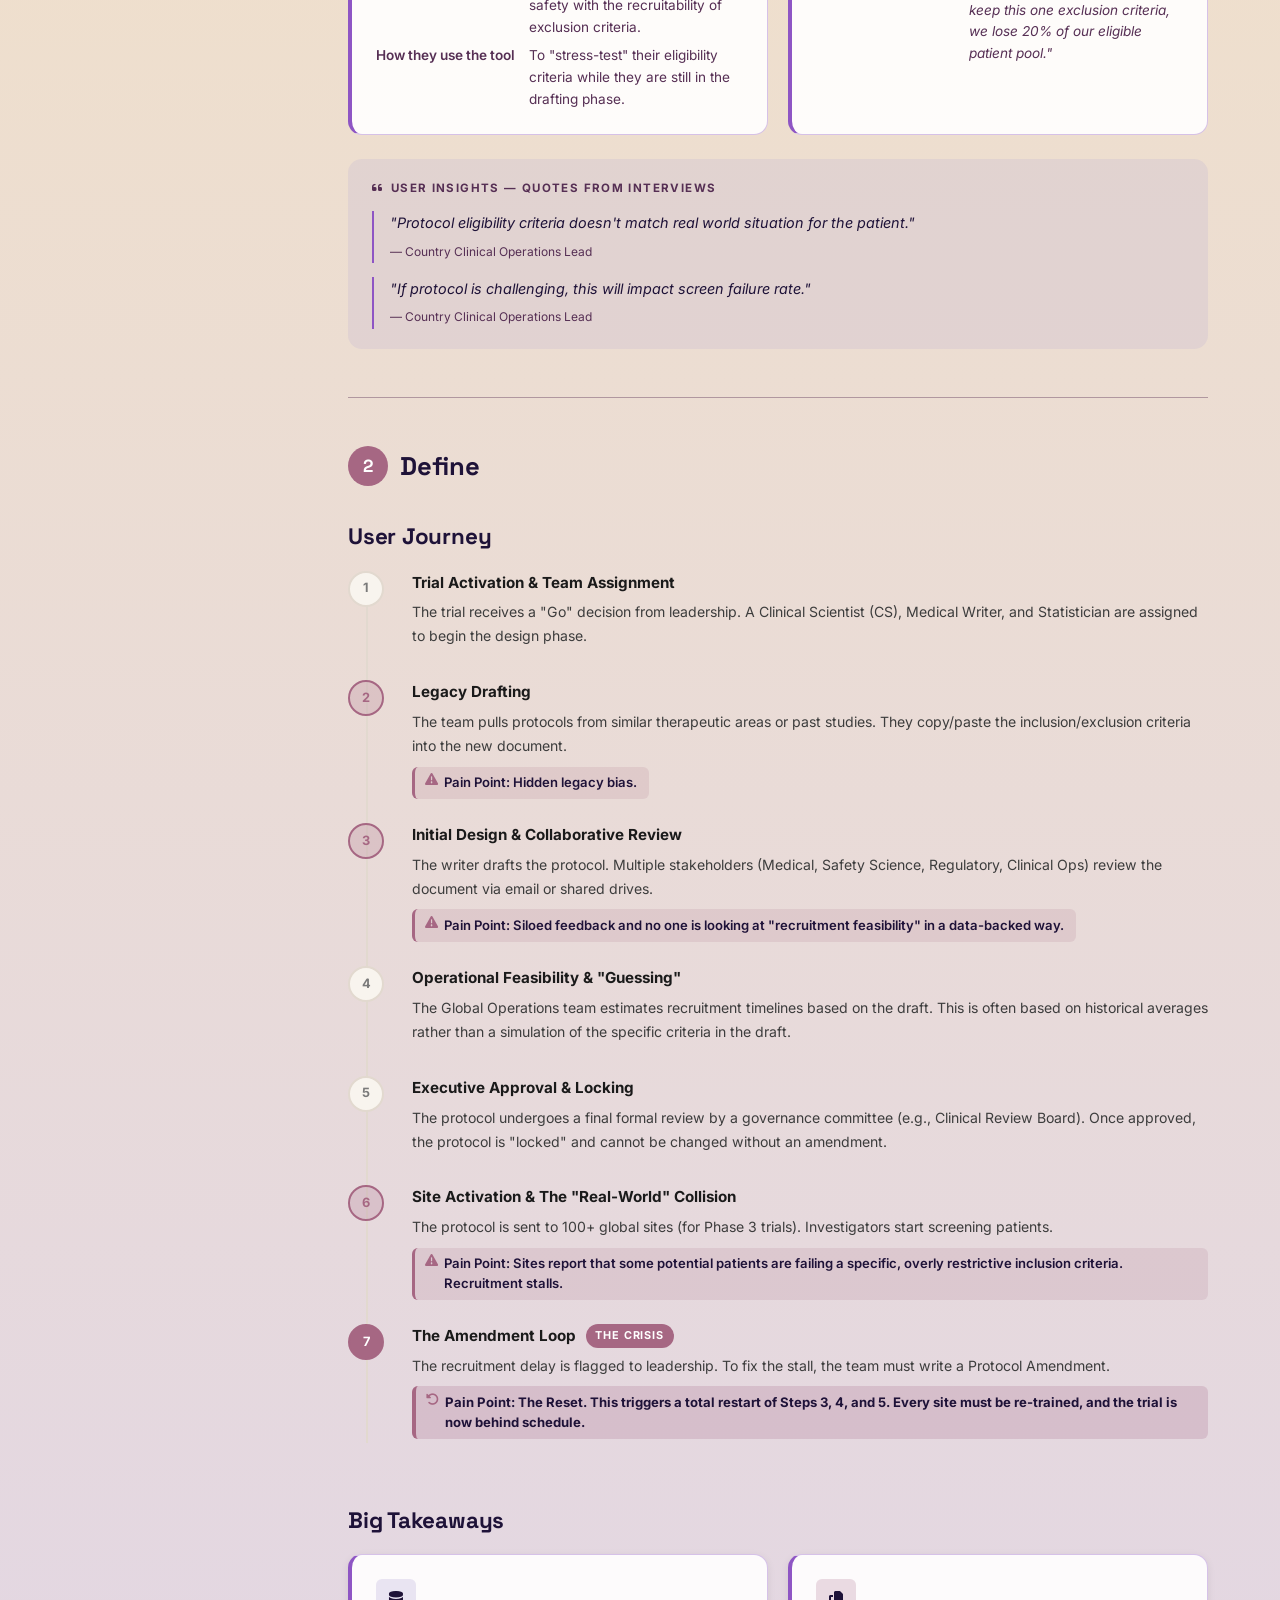
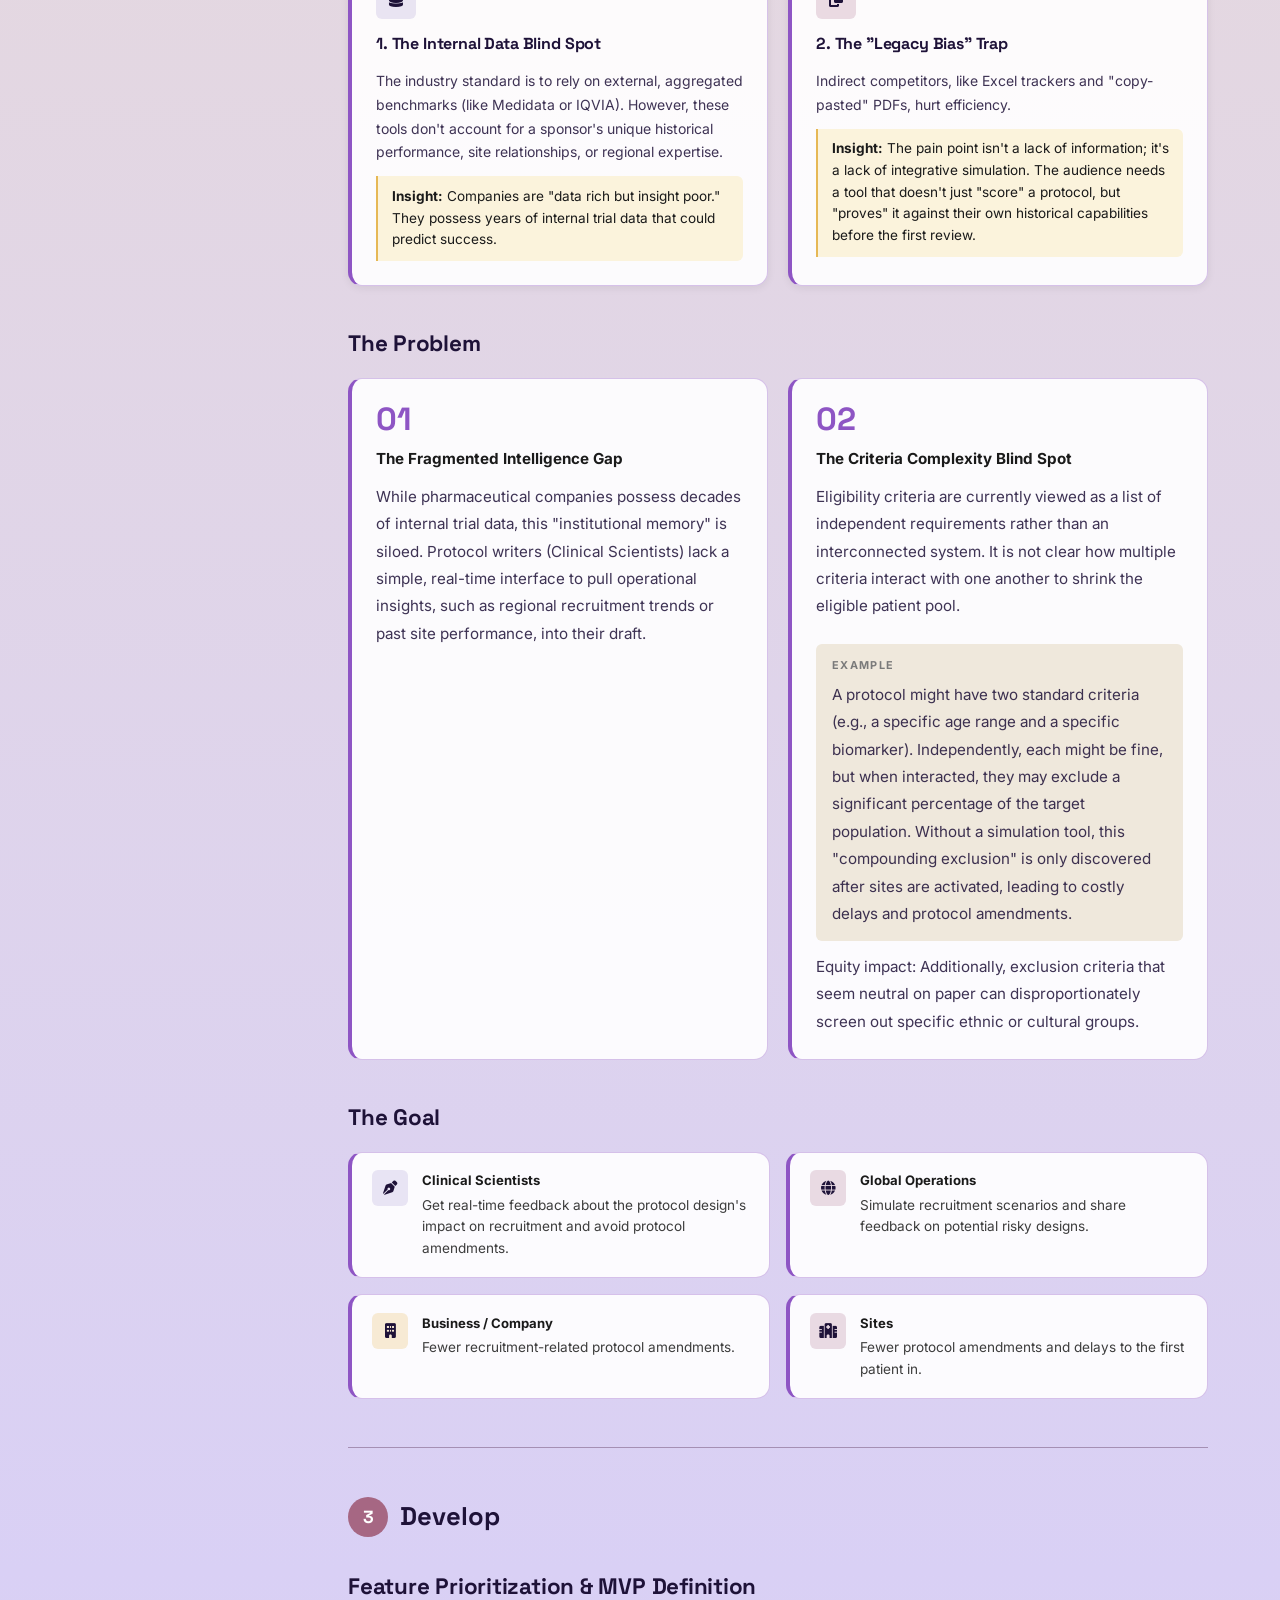
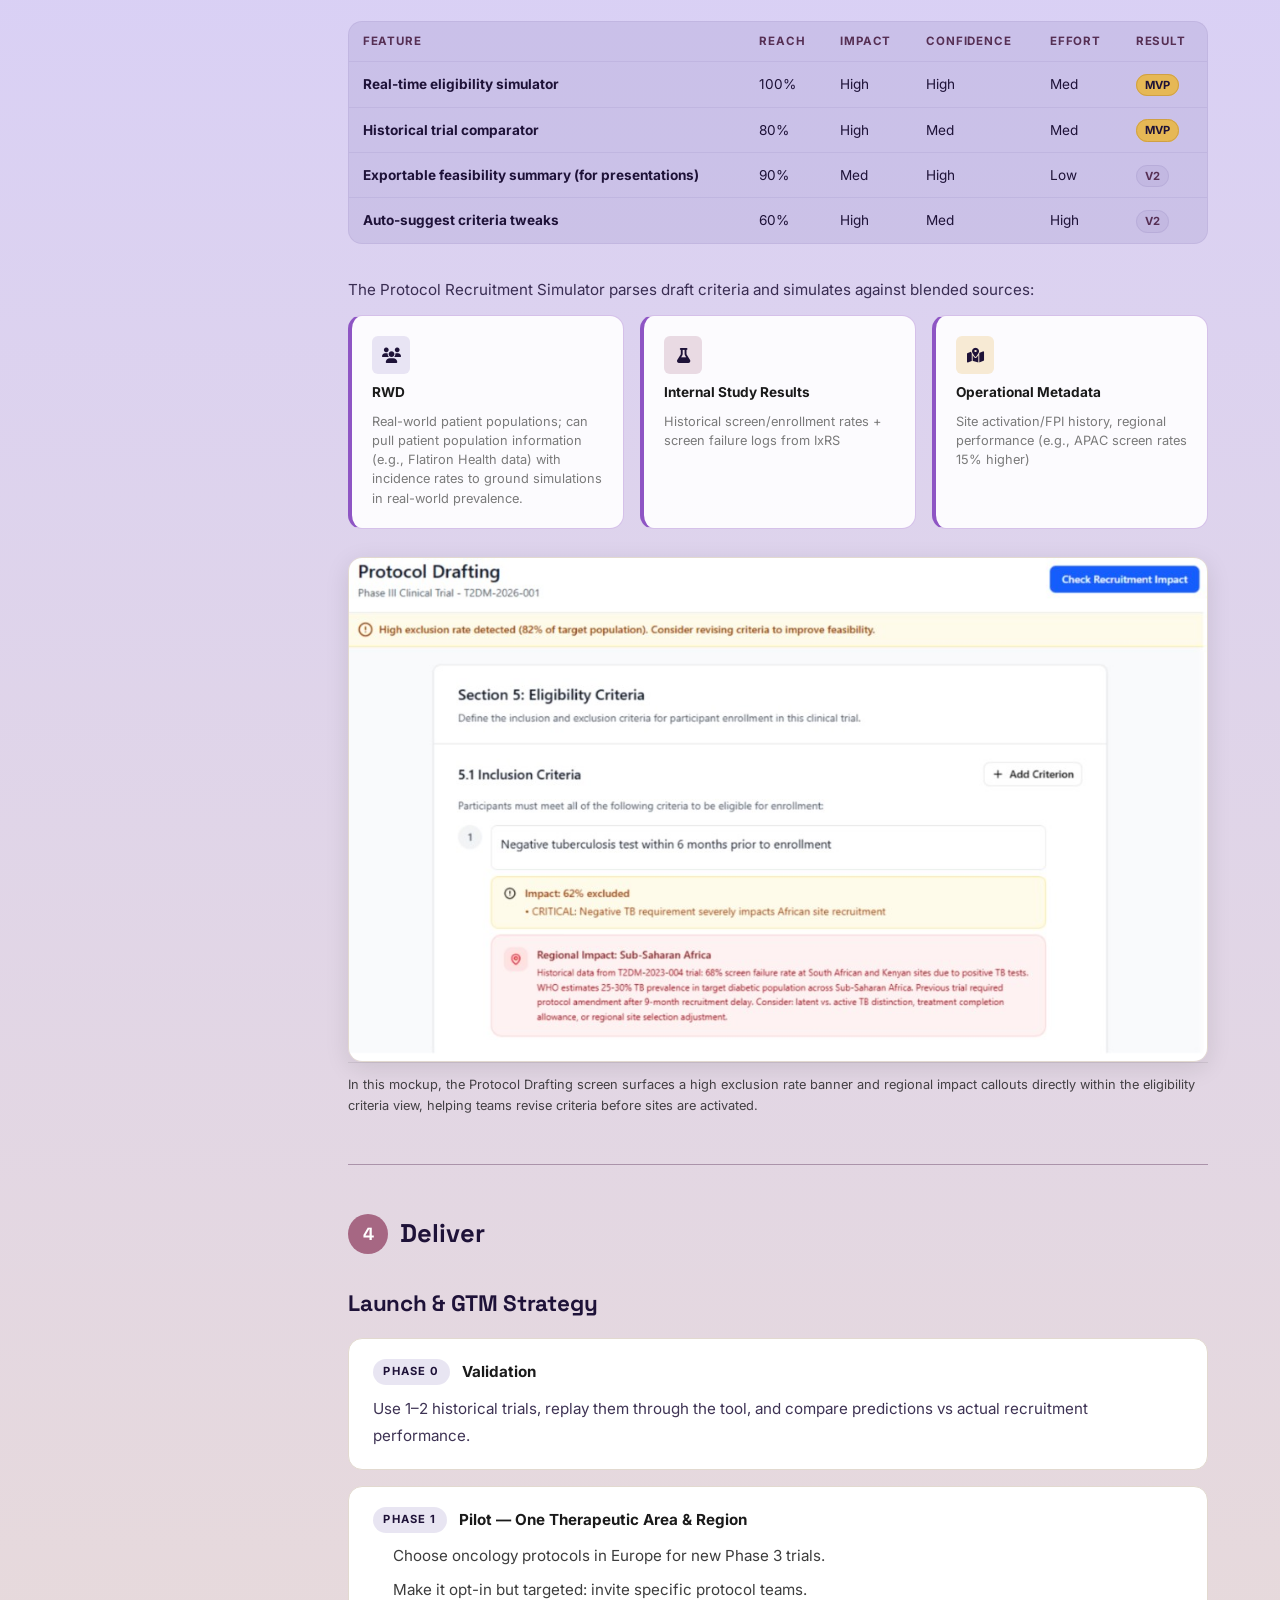
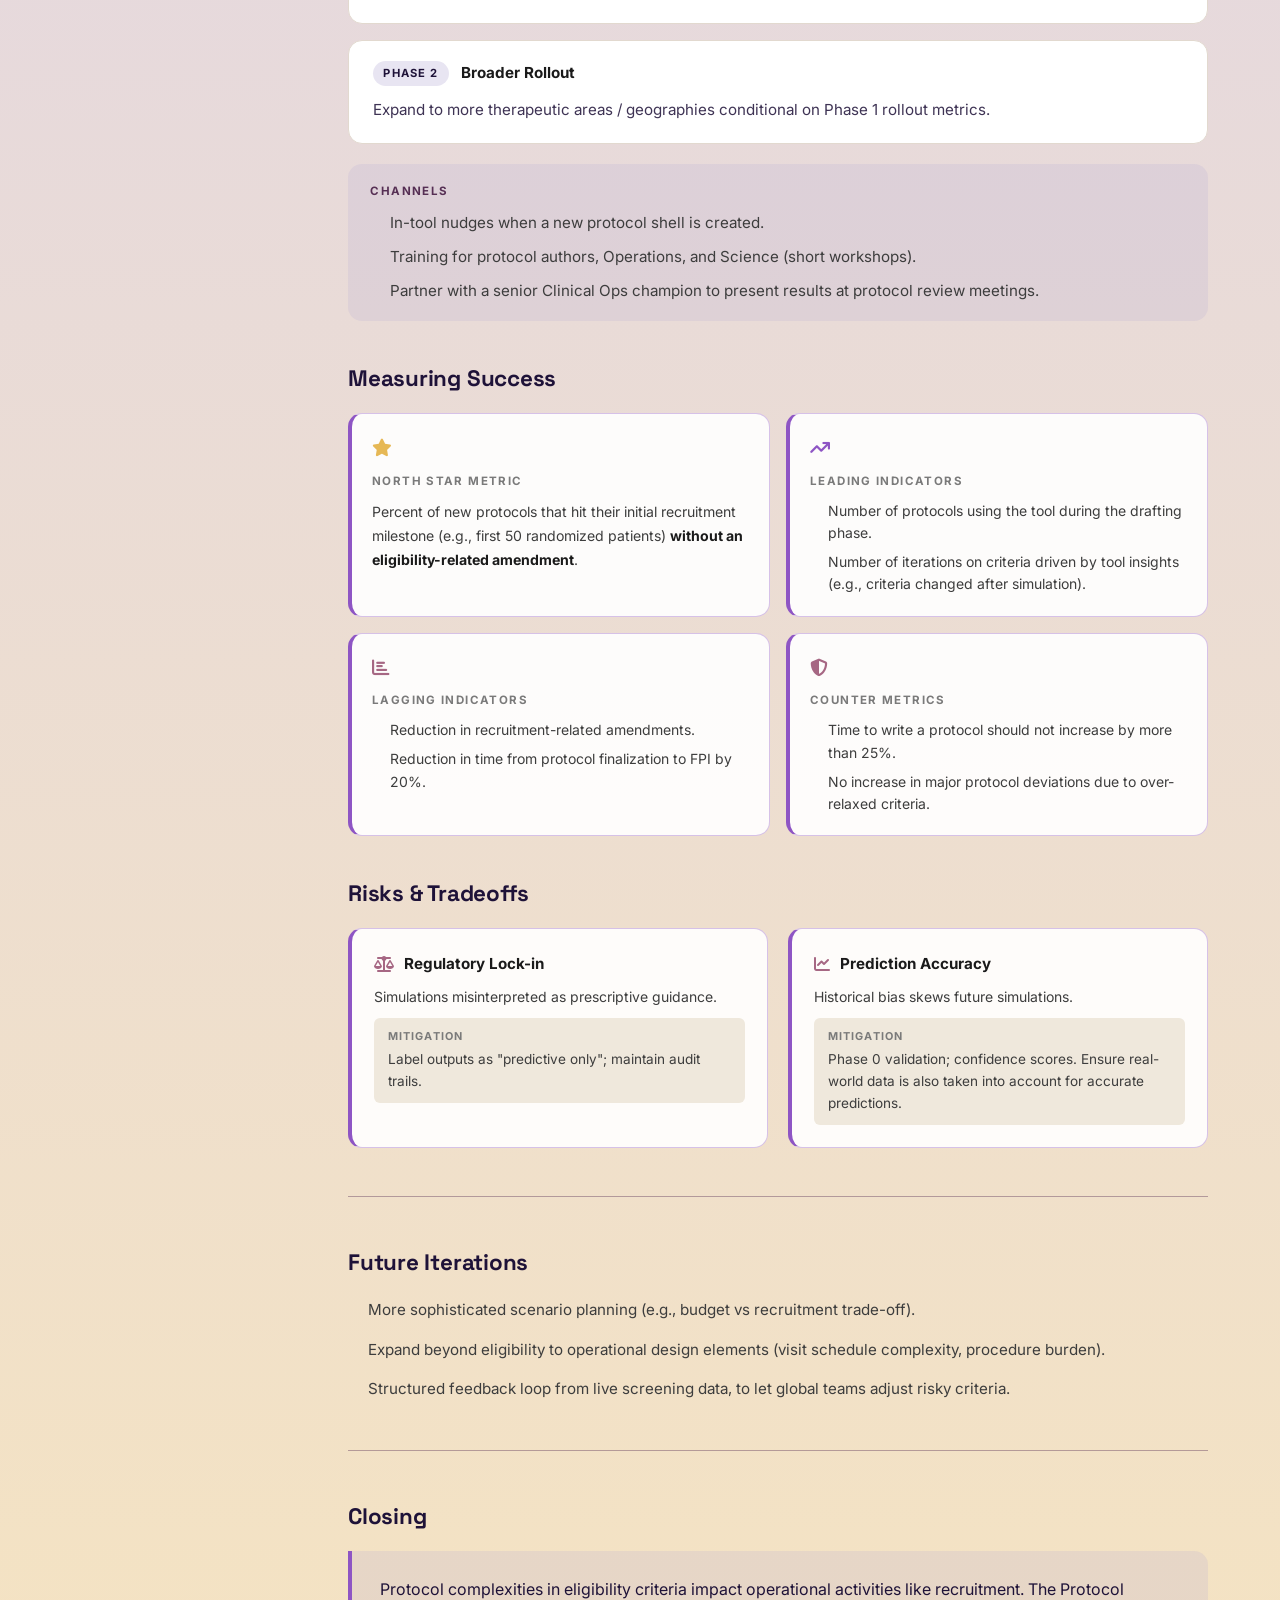
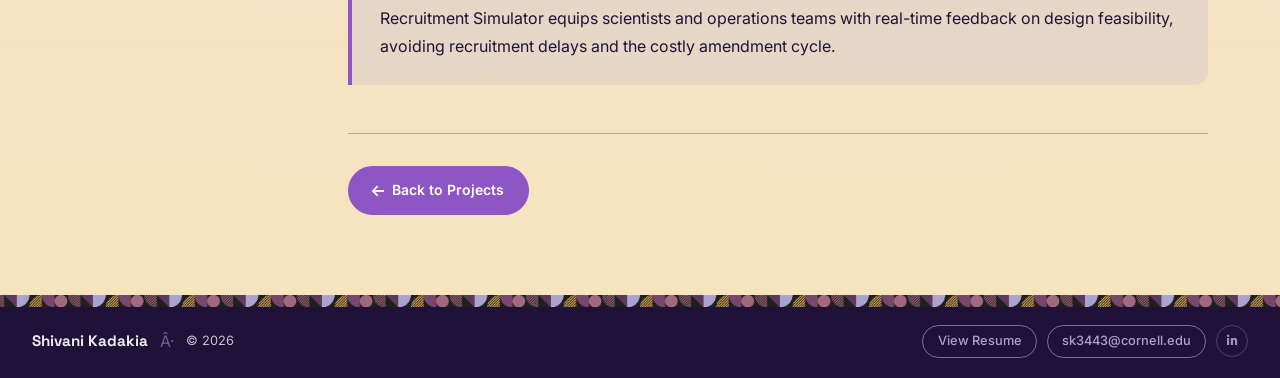
<file: projects/recruitsim.html>
﻿<!DOCTYPE html>
<html lang="en">
<head>

<!-- Google tag (gtag.js) -->
  	<script async src="https://www.googletagmanager.com/gtag/js?id=G-1GD2KZD2E3"></script>
  	<script>
   	 window.dataLayer = window.dataLayer || [];
    	function gtag(){dataLayer.push(arguments);}
    	gtag('js', new Date());
    	gtag('config', 'G-1GD2KZD2E3');
  	</script>

  <meta charset="UTF-8" />
  <meta name="viewport" content="width=device-width, initial-scale=1.0" />
  <title>RecruitSim — Shivani Kadakia</title>
  <link rel="stylesheet" href="../styles.css" />
  <link rel="stylesheet" href="../casestudy.css" />
  <link rel="preconnect" href="https://fonts.googleapis.com" />
  <link rel="preconnect" href="https://fonts.gstatic.com" crossorigin />
  <link href="https://fonts.googleapis.com/css2?family=Space+Grotesk:wght@500;600;700&family=Inter:wght@300;400;500;600&display=swap" rel="stylesheet" />
  <link rel="stylesheet" href="https://cdnjs.cloudflare.com/ajax/libs/font-awesome/6.5.0/css/all.min.css" />
</head>
<body class="cs-page cs-theme-project">

  <!-- â”€â”€ Back nav â”€â”€ -->
  <nav class="cs-topbar">
    <div class="cs-topbar-inner">
      <a onclick="gtag('event', 'back_click');" href="../index.html#projects" class="cs-back">
        <i class="fas fa-arrow-left"></i> Back to Projects
      </a>
      <a href="../index.html" class="nav-logo">SK</a>
    </div>
  </nav>

  <!-- â•â•â•â•â•â•â•â•â•â•â•â•â•â•â•â•â•â•â•â•â•â•â•â•â•â•â•â•â•â•â•â•â•â•â•â•â•â•â•â•â•â•
       HERO
  â•â•â•â•â•â•â•â•â•â•â•â•â•â•â•â•â•â•â•â•â•â•â•â•â•â•â•â•â•â•â•â•â•â•â•â•â•â•â•â•â•â• -->
  <header class="cs-hero cs-hero--project">
    <div class="cs-hero-inner">
      <div class="cs-meta-row">
        <span class="cs-badge">Case Study</span>
        <span class="cs-badge cs-badge--blue">Healthcare</span>
        <span class="cs-badge cs-badge--blue">Clinical Trials</span>
        <span class="cs-badge cs-badge--muted">Conceptual Product</span>
      </div>
      <h1 class="cs-title">RecruitSim</h1>
      <p class="cs-subtitle">Understanding the impact of protocol design on clinical trial operations at the time of writing.</p>

      <div class="cs-hypothesis-box">
        <p class="cs-hypothesis-label"><i class="fas fa-lightbulb"></i> Hypothesis</p>
        <p class="cs-hypothesis-text">If we provide real-time recruitment modeling during protocol authoring, then patient recruitment accelerates, amendments drop, and database lock shortens by weeks.</p>
      </div>
    </div>
  </header>

  <!-- â•â•â•â•â•â•â•â•â•â•â•â•â•â•â•â•â•â•â•â•â•â•â•â•â•â•â•â•â•â•â•â•â•â•â•â•â•â•â•â•â•â•
       MAIN CONTENT
  â•â•â•â•â•â•â•â•â•â•â•â•â•â•â•â•â•â•â•â•â•â•â•â•â•â•â•â•â•â•â•â•â•â•â•â•â•â•â•â•â•â• -->
  <main class="cs-main">
    <div class="cs-layout">

      <!-- â”€â”€ Sticky sidebar TOC â”€â”€ -->
      <aside class="cs-toc" aria-label="Table of contents">
        <p class="cs-toc-label">Contents</p>
        <nav>
          <ol class="cs-toc-list">
            <li><a href="#discover" class="cs-toc-link">1. Discover</a>
              <ol>
                <li><a href="#context" class="cs-toc-link cs-toc-link--sub">Context</a></li>
                <li><a href="#market" class="cs-toc-link cs-toc-link--sub">The Market</a></li>
                <li><a href="#audience" class="cs-toc-link cs-toc-link--sub">The Audience</a></li>
              </ol>
            </li>
            <li><a href="#define" class="cs-toc-link">2. Define</a>
              <ol>
                <li><a href="#journey" class="cs-toc-link cs-toc-link--sub">User Journey</a></li>
                <li><a href="#takeaways" class="cs-toc-link cs-toc-link--sub">Big Takeaways</a></li>
                <li><a href="#problem" class="cs-toc-link cs-toc-link--sub">The Problem</a></li>
                <li><a href="#goal" class="cs-toc-link cs-toc-link--sub">The Goal</a></li>
              </ol>
            </li>
            <li><a href="#develop" class="cs-toc-link">3. Develop</a></li>
            <li><a href="#deliver" class="cs-toc-link">4. Deliver</a>
              <ol>
                <li><a href="#gtm" class="cs-toc-link cs-toc-link--sub">GTM Strategy</a></li>
                <li><a href="#metrics" class="cs-toc-link cs-toc-link--sub">Measuring Success</a></li>
                <li><a href="#risks" class="cs-toc-link cs-toc-link--sub">Risks &amp; Tradeoffs</a></li>
              </ol>
            </li>
            <li><a href="#future" class="cs-toc-link">Future Iterations</a></li>
            <li><a href="#closing" class="cs-toc-link">Closing</a></li>
          </ol>
        </nav>
      </aside>

      <!-- â”€â”€ Article body â”€â”€ -->
      <article class="cs-body">

        <!-- â•â•â•â•â•â•â•â•â•â•â•â•â•â•â•â•â•â•â•â•â•â•â•â•â•â•â•â•â•â•â•â•
             1. DISCOVER
        â•â•â•â•â•â•â•â•â•â•â•â•â•â•â•â•â•â•â•â•â•â•â•â•â•â•â•â•â•â•â•â• -->
        <section class="cs-section" id="discover">
          <div class="cs-phase-label">
            <span class="cs-phase-num">1</span>
            <span class="cs-phase-name">Discover</span>
          </div>

          <!-- Context -->
          <div class="cs-subsection" id="context">
            <h2 class="cs-h2">Context</h2>
            <p class="cs-p">As part of clinical trial data management, I've observed the complexity of protocols and the impact of protocol amendments on clinical operations, data management, and clinical trial sites. While conducting user interviews last semester for another project, I spoke with clinical operations team members. One common theme from the interviews was the impact that protocol design and eligibility criteria have on recruitment. A complex design, or complex set of criteria increase the screen failure rate and slow down recruitment. This got me thinking of if there is a way to see the impact of a protocol design on recruitment, during the protocol writing phase. This would impact not only recruitment, it would eventually impact data collection and trial results as well.</p>
          </div>

          <!-- The Market -->
          <div class="cs-subsection" id="market">
            <h2 class="cs-h2">The Market</h2>
            <div class="cs-competitor-grid">
              <div class="cs-competitor-card">
                <p class="cs-competitor-name">Medidata</p>
                <p class="cs-competitor-product">Protocol Optimization / Intelligent Trials</p>
                <p class="cs-competitor-desc">AI-driven protocol optimization capability that can predict impact on patient burden, site performance, and costs in advance.</p>
                <span class="cs-competitor-gap">Gap: Lacks sponsor-specific history</span>
              </div>
              <div class="cs-competitor-card">
                <p class="cs-competitor-name">IQVIA</p>
                <p class="cs-competitor-product">Protocol Design Optimization / Feasibility / Planning Suite</p>
                <p class="cs-competitor-desc">Offers protocol assessment and feasibility offerings.</p>
                <span class="cs-competitor-gap">Gap: External benchmarks only</span>
              </div>
            </div>
          </div>

          <!-- The Audience -->
          <div class="cs-subsection" id="audience">
            <h2 class="cs-h2">The Audience</h2>
            <div class="cs-persona-grid">

              <div class="cs-persona-card cs-persona-card--primary">
                <div class="cs-persona-header">
                  <div class="cs-persona-icon"><i class="fas fa-pen-nib"></i></div>
                  <div>
                    <p class="cs-persona-tag">Primary Persona</p>
                    <h3 class="cs-persona-name">The Clinical Scientist <span class="cs-persona-alias">"The Author"</span></h3>
                  </div>
                </div>
                <dl class="cs-persona-dl">
                  <dt>Job Type</dt>
                  <dd>Lead scientist responsible for writing the scientific protocol.</dd>
                  <dt>Motivations</dt>
                  <dd>Scientific rigor, patient safety, and getting the drug to the next phase.</dd>
                  <dt>Pain Points</dt>
                  <dd>Spending months writing a protocol and then seeing low recruitment; the administrative complexities of Protocol Amendments. Needing to make “on the fence” decisions when balancing the strictness of exclusion criteria to ensure safety with the recruitability of exclusion criteria.</dd>
                  <dt>How they use the tool</dt>
                  <dd>To "stress-test" their eligibility criteria while they are still in the drafting phase.</dd>
                </dl>
              </div>

              <div class="cs-persona-card cs-persona-card--secondary">
                <div class="cs-persona-header">
                  <div class="cs-persona-icon"><i class="fas fa-globe"></i></div>
                  <div>
                    <p class="cs-persona-tag">Secondary Persona</p>
                    <h3 class="cs-persona-name">Global Clinical Operations Lead <span class="cs-persona-alias">"The Executor"</span></h3>
                  </div>
                </div>
                <dl class="cs-persona-dl">
                  <dt>Job Type</dt>
                  <dd>Senior Lead responsible for site selection and recruitment timelines.</dd>
                  <dt>Motivations</dt>
                  <dd>Meeting "First Patient In" (FPI) dates and keeping "Screen Failure" rates low.</dd>
                  <dt>Pain Points</dt>
                  <dd>Inheriting a protocol that is "un-executable" at the site level; high costs associated with delayed recruitment.</dd>
                  <dt>How they use the tool</dt>
                  <dd>To provide data-backed feedback to scientists: <em>"If we keep this one exclusion criteria, we lose 20% of our eligible patient pool."</em></dd>
                </dl>
              </div>

            </div>

            <!-- User Insights / Quotes -->
            <div class="cs-quotes-block">
              <p class="cs-quotes-label"><i class="fas fa-quote-left"></i> User Insights — Quotes from interviews</p>
              <blockquote class="cs-quote">
                <p>"Protocol eligibility criteria doesn't match real world situation for the patient."</p>
                <cite>— Country Clinical Operations Lead</cite>
              </blockquote>
              <blockquote class="cs-quote">
                <p>"If protocol is challenging, this will impact screen failure rate."</p>
                <cite>— Country Clinical Operations Lead</cite>
              </blockquote>
            </div>

          </div>
        </section>

        <div class="cs-divider" aria-hidden="true"></div>

        <!-- â•â•â•â•â•â•â•â•â•â•â•â•â•â•â•â•â•â•â•â•â•â•â•â•â•â•â•â•â•â•â•â•
             2. DEFINE
        â•â•â•â•â•â•â•â•â•â•â•â•â•â•â•â•â•â•â•â•â•â•â•â•â•â•â•â•â•â•â•â• -->
        <section class="cs-section" id="define">
          <div class="cs-phase-label">
            <span class="cs-phase-num">2</span>
            <span class="cs-phase-name">Define</span>
          </div>

          <!-- User Journey -->
          <div class="cs-subsection" id="journey">
            <h2 class="cs-h2">User Journey</h2>
            <ol class="cs-journey-list">

              <li class="cs-journey-step">
                <div class="cs-journey-num">1</div>
                <div class="cs-journey-content">
                  <h4 class="cs-journey-title">Trial Activation &amp; Team Assignment</h4>
                  <p class="cs-journey-desc">The trial receives a "Go" decision from leadership. A Clinical Scientist (CS), Medical Writer, and Statistician are assigned to begin the design phase.</p>
                </div>
              </li>

              <li class="cs-journey-step cs-journey-step--pain">
                <div class="cs-journey-num">2</div>
                <div class="cs-journey-content">
                  <h4 class="cs-journey-title">Legacy Drafting</h4>
                  <p class="cs-journey-desc">The team pulls protocols from similar therapeutic areas or past studies. They copy/paste the inclusion/exclusion criteria into the new document.</p>
                  <div class="cs-pain-point"><i class="fas fa-triangle-exclamation"></i> Pain Point: Hidden legacy bias.</div>
                </div>
              </li>

              <li class="cs-journey-step cs-journey-step--pain">
                <div class="cs-journey-num">3</div>
                <div class="cs-journey-content">
                  <h4 class="cs-journey-title">Initial Design &amp; Collaborative Review</h4>
                  <p class="cs-journey-desc">The writer drafts the protocol. Multiple stakeholders (Medical, Safety Science, Regulatory, Clinical Ops) review the document via email or shared drives.</p>
                  <div class="cs-pain-point"><i class="fas fa-triangle-exclamation"></i> Pain Point: Siloed feedback and no one is looking at "recruitment feasibility" in a data-backed way.</div>
                </div>
              </li>

              <li class="cs-journey-step">
                <div class="cs-journey-num">4</div>
                <div class="cs-journey-content">
                  <h4 class="cs-journey-title">Operational Feasibility &amp; "Guessing"</h4>
                  <p class="cs-journey-desc">The Global Operations team estimates recruitment timelines based on the draft. This is often based on historical averages rather than a simulation of the specific criteria in the draft.</p>
                </div>
              </li>

              <li class="cs-journey-step">
                <div class="cs-journey-num">5</div>
                <div class="cs-journey-content">
                  <h4 class="cs-journey-title">Executive Approval &amp; Locking</h4>
                  <p class="cs-journey-desc">The protocol undergoes a final formal review by a governance committee (e.g., Clinical Review Board). Once approved, the protocol is "locked" and cannot be changed without an amendment.</p>
                </div>
              </li>

              <li class="cs-journey-step cs-journey-step--pain">
                <div class="cs-journey-num">6</div>
                <div class="cs-journey-content">
                  <h4 class="cs-journey-title">Site Activation &amp; The "Real-World" Collision</h4>
                  <p class="cs-journey-desc">The protocol is sent to 100+ global sites (for Phase 3 trials). Investigators start screening patients.</p>
                  <div class="cs-pain-point"><i class="fas fa-triangle-exclamation"></i> Pain Point: Sites report that some potential patients are failing a specific, overly restrictive inclusion criteria. Recruitment stalls.</div>
                </div>
              </li>

              <li class="cs-journey-step cs-journey-step--crisis">
                <div class="cs-journey-num">7</div>
                <div class="cs-journey-content">
                  <h4 class="cs-journey-title">The Amendment Loop <span class="cs-crisis-tag">The Crisis</span></h4>
                  <p class="cs-journey-desc">The recruitment delay is flagged to leadership. To fix the stall, the team must write a Protocol Amendment.</p>
                  <div class="cs-pain-point cs-pain-point--crisis"><i class="fas fa-rotate-left"></i> Pain Point: The Reset. This triggers a total restart of Steps 3, 4, and 5. Every site must be re-trained, and the trial is now behind schedule.</div>
                </div>
              </li>

            </ol>
          </div>

          <!-- Big Takeaways -->
          <div class="cs-subsection" id="takeaways">
            <h2 class="cs-h2">Big Takeaways</h2>
            <div class="cs-takeaway-grid">
              <div class="cs-takeaway-card">
                <div class="cs-takeaway-icon" style="background:rgba(173,161,209,0.25);color:var(--deep-base)"><i class="fas fa-database"></i></div>
                <h4 class="cs-takeaway-title">1. The Internal Data Blind Spot</h4>
                <p class="cs-takeaway-desc">The industry standard is to rely on external, aggregated benchmarks (like Medidata or IQVIA). However, these tools don't account for a sponsor's unique historical performance, site relationships, or regional expertise.</p>
                <p class="cs-insight-callout"><strong>Insight:</strong> Companies are "data rich but insight poor." They possess years of internal trial data that could predict success.</p>
              </div>
              <div class="cs-takeaway-card">
                <div class="cs-takeaway-icon" style="background:rgba(166,103,131,0.22);color:var(--deep-base)"><i class="fas fa-copy"></i></div>
                <h4 class="cs-takeaway-title">2. The "Legacy Bias" Trap</h4>
                <p class="cs-takeaway-desc">Indirect competitors, like Excel trackers and "copy-pasted" PDFs, hurt efficiency.</p>
                <p class="cs-insight-callout"><strong>Insight:</strong> The pain point isn't a lack of information; it's a lack of integrative simulation. The audience needs a tool that doesn't just "score" a protocol, but "proves" it against their own historical capabilities before the first review.</p>
              </div>
            </div>
          </div>

          <!-- The Problem -->
          <div class="cs-subsection" id="problem">
            <h2 class="cs-h2">The Problem</h2>
            <div class="cs-problem-grid">
              <div class="cs-problem-card">
                <span class="cs-problem-num">01</span>
                <h4 class="cs-problem-title">The Fragmented Intelligence Gap</h4>
                <p class="cs-p">While pharmaceutical companies possess decades of internal trial data, this "institutional memory" is siloed. Protocol writers (Clinical Scientists) lack a simple, real-time interface to pull operational insights, such as regional recruitment trends or past site performance, into their draft.</p>
              </div>
                <div class="cs-problem-card">
                <span class="cs-problem-num">02</span>
                <h4 class="cs-problem-title">The Criteria Complexity Blind Spot</h4>
                <p class="cs-p">Eligibility criteria are currently viewed as a list of independent requirements rather than an interconnected system. It is not clear how multiple criteria interact with one another to shrink the eligible patient pool.</p>
                <div class="cs-example-box">
                  <p class="cs-example-label">Example</p>
                  <p class="cs-p">A protocol might have two standard criteria (e.g., a specific age range and a specific biomarker). Independently, each might be fine, but when interacted, they may exclude a significant percentage of the target population. Without a simulation tool, this "compounding exclusion" is only discovered after sites are activated, leading to costly delays and protocol amendments.</p>
                </div>
                  <p class="cs-p">Equity impact: Additionally, exclusion criteria that seem neutral on paper can disproportionately screen out specific ethnic or cultural groups.</p>
              </div>
            </div>
          </div>

          <!-- The Goal -->
          <div class="cs-subsection" id="goal">
            <h2 class="cs-h2">The Goal</h2>
            <div class="cs-goal-grid">
              <div class="cs-goal-item">
                <div class="cs-goal-icon" style="background:rgba(173,161,209,0.25);color:var(--deep-base)"><i class="fas fa-pen-nib"></i></div>
                <div>
                  <p class="cs-goal-who">Clinical Scientists</p>
                  <p class="cs-goal-desc">Get real-time feedback about the protocol design's impact on recruitment and avoid protocol amendments.</p>
                </div>
              </div>
              <div class="cs-goal-item">
                <div class="cs-goal-icon" style="background:rgba(166,103,131,0.22);color:var(--deep-base)"><i class="fas fa-globe"></i></div>
                <div>
                  <p class="cs-goal-who">Global Operations</p>
                  <p class="cs-goal-desc">Simulate recruitment scenarios and share feedback on potential risky designs.</p>
                </div>
              </div>
              <div class="cs-goal-item">
                <div class="cs-goal-icon" style="background:rgba(230,184,85,0.25);color:var(--deep-base)"><i class="fas fa-building"></i></div>
                <div>
                  <p class="cs-goal-who">Business / Company</p>
                  <p class="cs-goal-desc">Fewer recruitment-related protocol amendments.</p>
                </div>
              </div>
              <div class="cs-goal-item">
                <div class="cs-goal-icon" style="background:rgba(166,103,131,0.22);color:var(--deep-base)"><i class="fas fa-hospital"></i></div>
                <div>
                  <p class="cs-goal-who">Sites</p>
                  <p class="cs-goal-desc">Fewer protocol amendments and delays to the first patient in.</p>
                </div>
              </div>
            </div>
          </div>

        </section>

        <div class="cs-divider" aria-hidden="true"></div>

        <!-- â•â•â•â•â•â•â•â•â•â•â•â•â•â•â•â•â•â•â•â•â•â•â•â•â•â•â•â•â•â•â•â•
             3. DEVELOP
        â•â•â•â•â•â•â•â•â•â•â•â•â•â•â•â•â•â•â•â•â•â•â•â•â•â•â•â•â•â•â•â• -->
        <section class="cs-section" id="develop">
          <div class="cs-phase-label">
            <span class="cs-phase-num">3</span>
            <span class="cs-phase-name">Develop</span>
          </div>

          <div class="cs-subsection">
            <h2 class="cs-h2">Feature Prioritization &amp; MVP Definition</h2>

            <!-- Feature scoring table -->
            <div class="cs-feature-table-wrap">
              <table class="cs-feature-table">
                <thead>
                  <tr>
                    <th>Feature</th>
                    <th>Reach</th>
                    <th>Impact</th>
                    <th>Confidence</th>
                    <th>Effort</th>
                    <th>Result</th>
                  </tr>
                </thead>
                <tbody>
                  <tr class="cs-feature-row--mvp">
                    <td><strong>Real-time eligibility simulator</strong></td>
                    <td>100%</td>
                    <td>High</td>
                    <td>High</td>
                    <td>Med</td>
                    <td><span class="cs-mvp-badge cs-mvp-badge--yes">MVP</span></td>
                  </tr>
                  <tr class="cs-feature-row--mvp">
                    <td><strong>Historical trial comparator</strong></td>
                    <td>80%</td>
                    <td>High</td>
                    <td>Med</td>
                    <td>Med</td>
                    <td><span class="cs-mvp-badge cs-mvp-badge--yes">MVP</span></td>
                  </tr>
                  <tr>
                    <td><strong>Exportable feasibility summary (for presentations)</strong></td>
                    <td>90%</td>
                    <td>Med</td>
                    <td>High</td>
                    <td>Low</td>
                    <td><span class="cs-mvp-badge cs-mvp-badge--v2">V2</span></td>
                  </tr>
                  <tr>
                    <td><strong>Auto-suggest criteria tweaks</strong></td>
                    <td>60%</td>
                    <td>High</td>
                    <td>Med</td>
                    <td>High</td>
                    <td><span class="cs-mvp-badge cs-mvp-badge--v2">V2</span></td>
                  </tr>
                </tbody>
              </table>
            </div>

            <!-- Data sources + mockup -->
            <p class="cs-p" style="margin-top:1.75rem;">The Protocol Recruitment Simulator parses draft criteria and simulates against blended sources:</p>

            <div class="cs-source-grid">
              <div class="cs-source-card">
                <div class="cs-source-icon" style="background:rgba(173,161,209,0.25);color:var(--deep-base)"><i class="fas fa-users"></i></div>
                <p class="cs-source-label">RWD</p>
                <p class="cs-source-desc">Real-world patient populations; can pull patient population information (e.g., Flatiron Health data) with incidence rates to ground simulations in real-world prevalence.</p>
              </div>
              <div class="cs-source-card">
                <div class="cs-source-icon" style="background:rgba(166,103,131,0.22);color:var(--deep-base)"><i class="fas fa-flask"></i></div>
                <p class="cs-source-label">Internal Study Results</p>
                <p class="cs-source-desc">Historical screen/enrollment rates + screen failure logs from IxRS</p>
              </div>
              <div class="cs-source-card">
                <div class="cs-source-icon" style="background:rgba(230,184,85,0.25);color:var(--deep-base)"><i class="fas fa-map-location-dot"></i></div>
                <p class="cs-source-label">Operational Metadata</p>
                <p class="cs-source-desc">Site activation/FPI history, regional performance (e.g., APAC screen rates 15% higher)</p>
              </div>
            </div>

            <!-- Example output mockup -->
            <figure class="cs-section" style="margin-top:1.75rem;">
              <img src="../images/recruitsim-mockup.png" alt="RecruitSim mock interface showing a protocol drafting screen with recruitment impact warnings and regional impact callouts" class="cs-mockup-img" loading="lazy" />
              <figcaption class="cs-mockup-note">In this mockup, the Protocol Drafting screen surfaces a high exclusion rate banner and regional impact callouts directly within the eligibility criteria view, helping teams revise criteria before sites are activated.</figcaption>
            </figure>

          </div>
        </section>

        <div class="cs-divider" aria-hidden="true"></div>

        <!-- â•â•â•â•â•â•â•â•â•â•â•â•â•â•â•â•â•â•â•â•â•â•â•â•â•â•â•â•â•â•â•â•
             4. DELIVER
        â•â•â•â•â•â•â•â•â•â•â•â•â•â•â•â•â•â•â•â•â•â•â•â•â•â•â•â•â•â•â•â• -->
        <section class="cs-section" id="deliver">
          <div class="cs-phase-label">
            <span class="cs-phase-num">4</span>
            <span class="cs-phase-name">Deliver</span>
          </div>

          <!-- GTM -->
          <div class="cs-subsection" id="gtm">
            <h2 class="cs-h2">Launch &amp; GTM Strategy</h2>
            <div class="cs-gtm-phases">

              <div class="cs-gtm-phase">
                <div class="cs-gtm-phase-header">
                  <span class="cs-gtm-phase-badge cs-gtm-phase-badge--0">Phase 0</span>
                  <h4 class="cs-gtm-phase-title">Validation</h4>
                </div>
                <p class="cs-p">Use 1–2 historical trials, replay them through the tool, and compare predictions vs actual recruitment performance.</p>
              </div>

              <div class="cs-gtm-phase">
                <div class="cs-gtm-phase-header">
                  <span class="cs-gtm-phase-badge cs-gtm-phase-badge--1">Phase 1</span>
                  <h4 class="cs-gtm-phase-title">Pilot — One Therapeutic Area &amp; Region</h4>
                </div>
                <ul class="cs-ul">
                  <li>Choose oncology protocols in Europe for new Phase 3 trials.</li>
                  <li>Make it opt-in but targeted: invite specific protocol teams.</li>
                </ul>
              </div>

              <div class="cs-gtm-phase">
                <div class="cs-gtm-phase-header">
                  <span class="cs-gtm-phase-badge cs-gtm-phase-badge--2">Phase 2</span>
                  <h4 class="cs-gtm-phase-title">Broader Rollout</h4>
                </div>
                <p class="cs-p">Expand to more therapeutic areas / geographies conditional on Phase 1 rollout metrics.</p>
              </div>

            </div>

            <div class="cs-channels-box">
              <p class="cs-channels-label">Channels</p>
              <ul class="cs-ul">
                <li>In-tool nudges when a new protocol shell is created.</li>
                <li>Training for protocol authors, Operations, and Science (short workshops).</li>
                <li>Partner with a senior Clinical Ops champion to present results at protocol review meetings.</li>
              </ul>
            </div>
          </div>

          <!-- Metrics -->
          <div class="cs-subsection" id="metrics">
            <h2 class="cs-h2">Measuring Success</h2>
            <div class="cs-metrics-grid">

              <div class="cs-metric-card cs-metric-card--star">
                <div class="cs-metric-icon"><i class="fas fa-star"></i></div>
                <p class="cs-metric-type">North Star Metric</p>
                <p class="cs-metric-text">Percent of new protocols that hit their initial recruitment milestone (e.g., first 50 randomized patients) <strong>without an eligibility-related amendment</strong>.</p>
              </div>

              <div class="cs-metric-card">
                <div class="cs-metric-icon" style="color:var(--purple)"><i class="fas fa-arrow-trend-up"></i></div>
                <p class="cs-metric-type">Leading Indicators</p>
                <ul class="cs-metric-list">
                  <li>Number of protocols using the tool during the drafting phase.</li>
                  <li>Number of iterations on criteria driven by tool insights (e.g., criteria changed after simulation).</li>
                </ul>
              </div>

              <div class="cs-metric-card">
                <div class="cs-metric-icon" style="color:var(--rose)"><i class="fas fa-chart-bar"></i></div>
                <p class="cs-metric-type">Lagging Indicators</p>
                <ul class="cs-metric-list">
                  <li>Reduction in recruitment-related amendments.</li>
                  <li>Reduction in time from protocol finalization to FPI by 20%.</li>
                </ul>
              </div>

              <div class="cs-metric-card cs-metric-card--counter">
                <div class="cs-metric-icon" style="color:var(--rose)"><i class="fas fa-shield-halved"></i></div>
                <p class="cs-metric-type">Counter Metrics</p>
                <ul class="cs-metric-list">
                  <li>Time to write a protocol should not increase by more than 25%.</li>
                  <li>No increase in major protocol deviations due to over-relaxed criteria.</li>
                </ul>
              </div>

            </div>
          </div>

          <!-- Risks -->
          <div class="cs-subsection" id="risks">
            <h2 class="cs-h2">Risks &amp; Tradeoffs</h2>
            <div class="cs-risk-grid">
              <div class="cs-risk-card">
                <div class="cs-risk-header">
                  <i class="fas fa-scale-balanced" style="color:var(--rose)"></i>
                  <h4 class="cs-risk-title">Regulatory Lock-in</h4>
                </div>
                <p class="cs-risk-desc">Simulations misinterpreted as prescriptive guidance.</p>
                <div class="cs-risk-mitigation">
                  <span class="cs-risk-mit-label">Mitigation</span>
                  <p>Label outputs as "predictive only"; maintain audit trails.</p>
                </div>
              </div>
              <div class="cs-risk-card">
                <div class="cs-risk-header">
                  <i class="fas fa-chart-line" style="color:var(--rose)"></i>
                  <h4 class="cs-risk-title">Prediction Accuracy</h4>
                </div>
                <p class="cs-risk-desc">Historical bias skews future simulations.</p>
                <div class="cs-risk-mitigation">
                  <span class="cs-risk-mit-label">Mitigation</span>
                  <p>Phase 0 validation; confidence scores. Ensure real-world data is also taken into account for accurate predictions.</p>
                </div>
              </div>
            </div>
          </div>

        </section>

        <div class="cs-divider" aria-hidden="true"></div>

        <!-- â•â•â•â•â•â•â•â•â•â•â•â•â•â•â•â•â•â•â•â•â•â•â•â•â•â•â•â•â•â•â•â•
             FUTURE ITERATIONS
        â•â•â•â•â•â•â•â•â•â•â•â•â•â•â•â•â•â•â•â•â•â•â•â•â•â•â•â•â•â•â•â• -->
        <section class="cs-section" id="future">
          <h2 class="cs-h2">Future Iterations</h2>
          <ul class="cs-ul cs-ul--spaced">
            <li>More sophisticated scenario planning (e.g., budget vs recruitment trade-off).</li>
            <li>Expand beyond eligibility to operational design elements (visit schedule complexity, procedure burden).</li>
            <li>Structured feedback loop from live screening data, to let global teams adjust risky criteria.</li>
          </ul>
        </section>

        <div class="cs-divider" aria-hidden="true"></div>

        <!-- â•â•â•â•â•â•â•â•â•â•â•â•â•â•â•â•â•â•â•â•â•â•â•â•â•â•â•â•â•â•â•â•
             CLOSING
        â•â•â•â•â•â•â•â•â•â•â•â•â•â•â•â•â•â•â•â•â•â•â•â•â•â•â•â•â•â•â•â• -->
        <section class="cs-section" id="closing">
          <h2 class="cs-h2">Closing</h2>
          <div class="cs-closing-box">
            <p class="cs-p">Protocol complexities in eligibility criteria impact operational activities like recruitment. The Protocol Recruitment Simulator equips scientists and operations teams with real-time feedback on design feasibility, avoiding recruitment delays and the costly amendment cycle.</p>
          </div>
        </section>

        <!-- Back link -->
        <div class="cs-back-footer">
          <a onclick="gtag('event', 'back_click');" href="../index.html#projects" class="btn btn--ghost">
            <i class="fas fa-arrow-left"></i> Back to Projects
          </a>
        </div>

      </article>
    </div>
  </main>

  <!-- Footer -->
  <footer class="footer">
    <div class="footer-inner">
      <span class="footer-name">Shivani Kadakia</span>
      <span class="footer-divider" aria-hidden="true">Â·</span>
      <span class="footer-copy">&copy; 2026</span>
      <div class="footer-social">
        <a onclick="gtag('event', 'resume_click');" href="https://drive.google.com/file/d/1PNnqs80CXCNU1Djd2EkrCBvL7c3vsz_X/view" class="footer-resume" aria-label="View resume" target="_blank" rel="noopener noreferrer">View Resume</a>

        <span class="footer-email" title="Select to copy">sk3443@cornell.edu</span>
        <a onclick="gtag('event', 'linkedin_click');" href="https://www.linkedin.com/in/shivani-kadakia/" class="footer-icon" aria-label="LinkedIn" target="_blank" rel="noopener noreferrer"><i class="fab fa-linkedin-in"></i></a>

      </div>
    </div>
  </footer>

  <script src="../casestudy.js"></script>
<script>
  document.addEventListener("click", function(event) {
    const link = event.target.closest("a");
    if (!link) return;
    
    gtag('event', 'link_click', {
      link_text: link.innerText.trim(),
      link_url: link.href,
      page_path: window.location.pathname
    });
  });
</script>
</body>
</html>
</file>
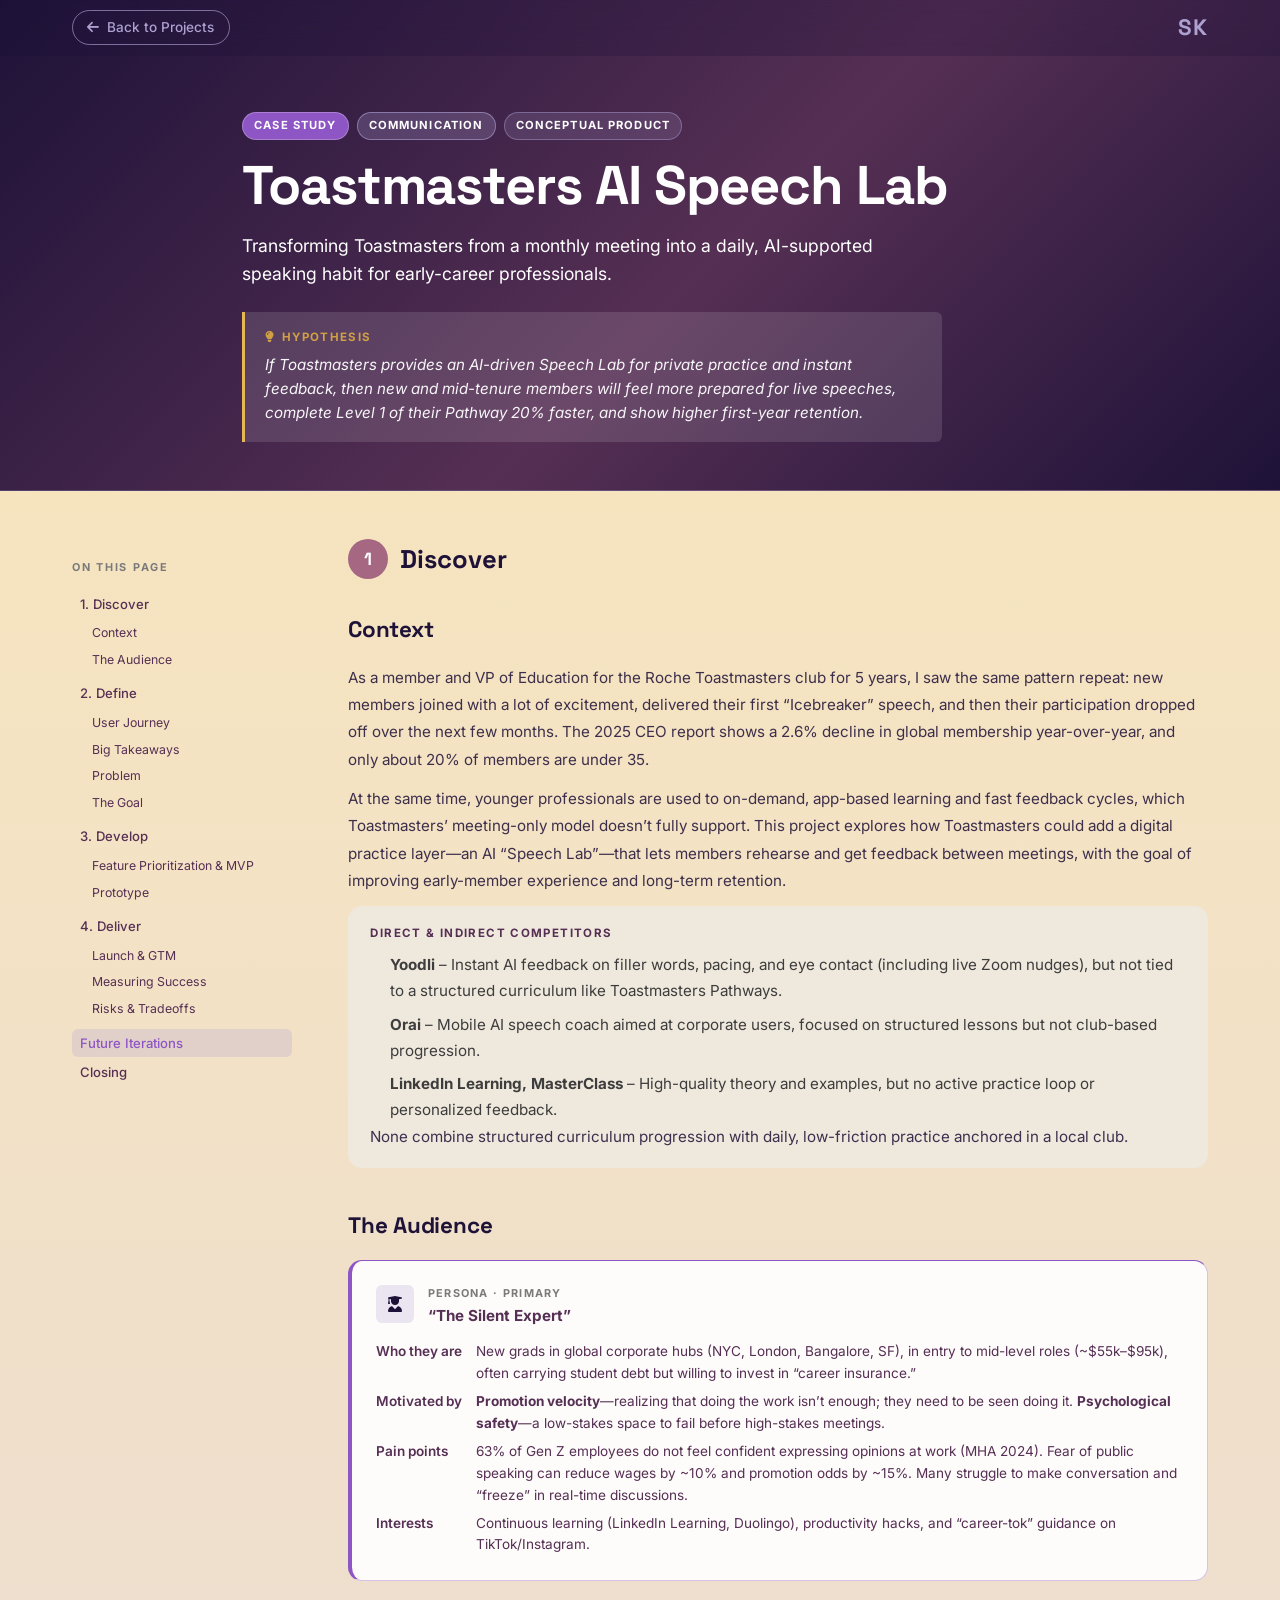
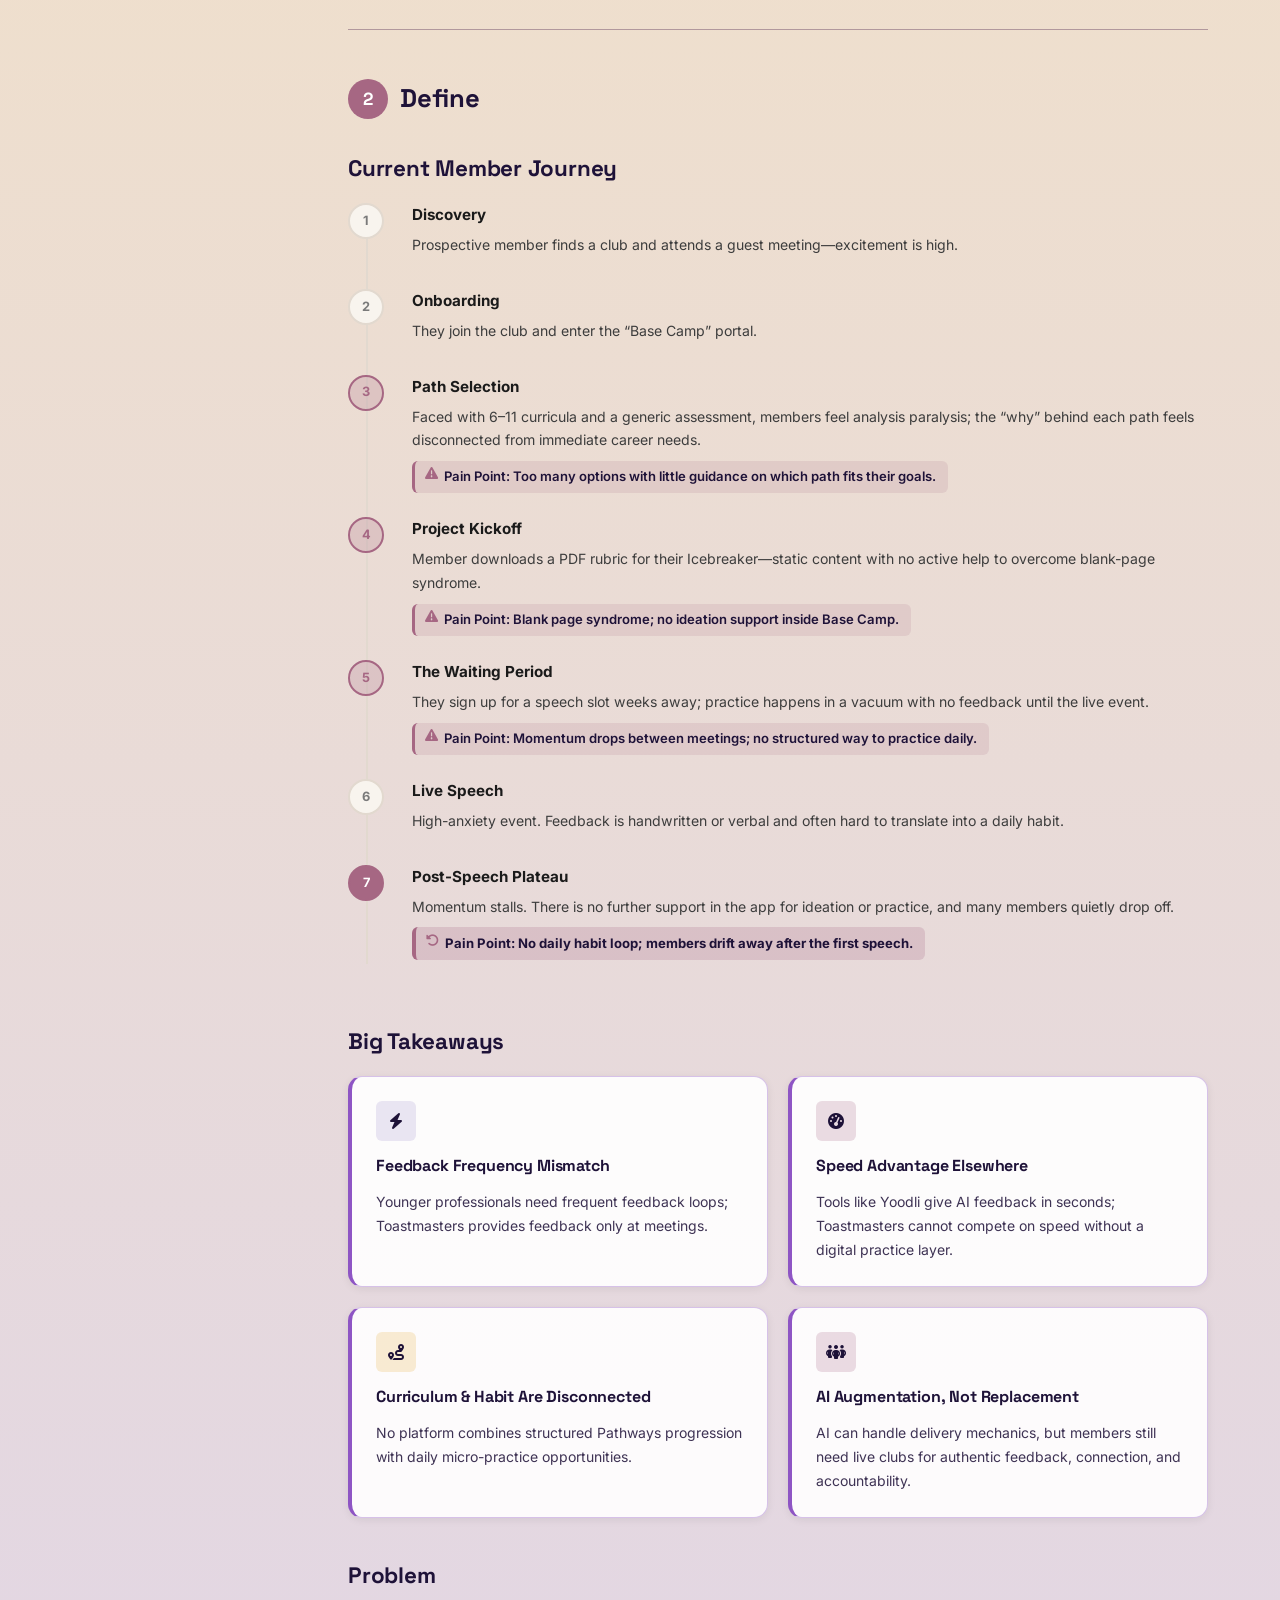
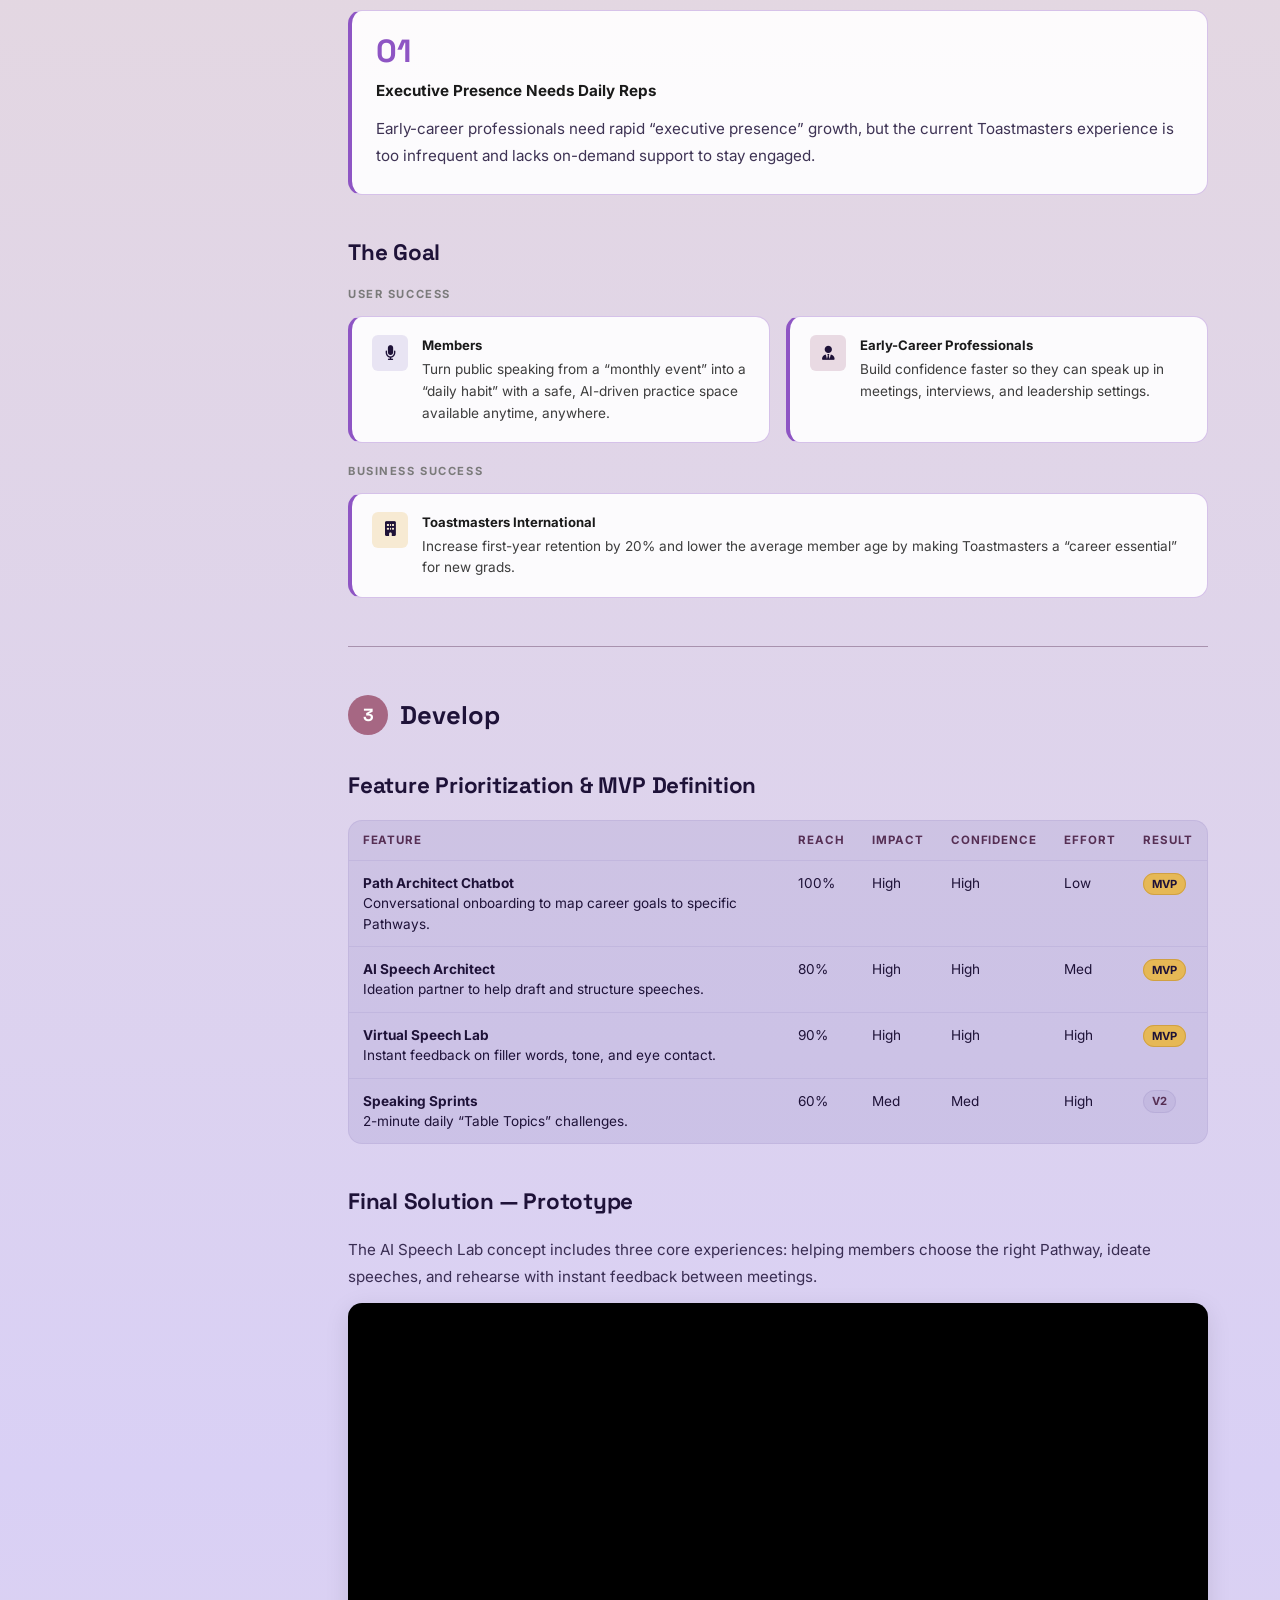
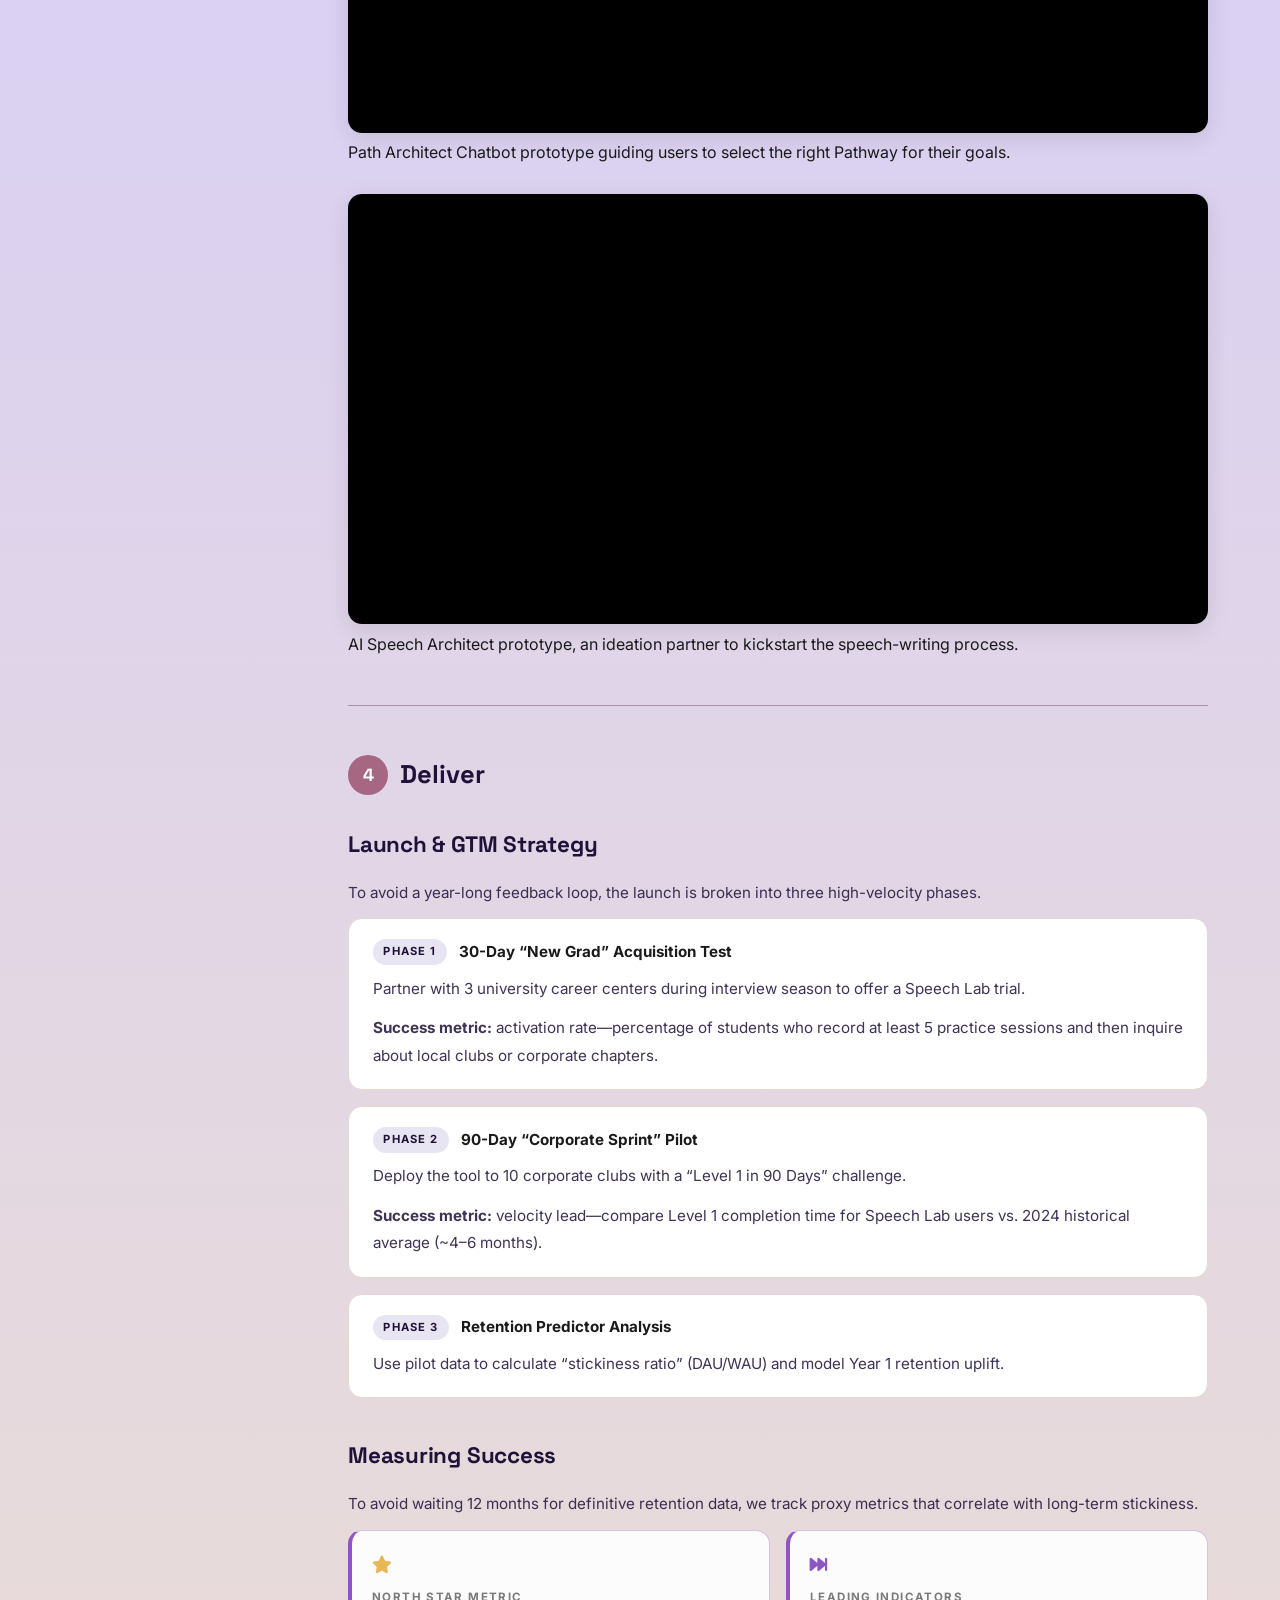
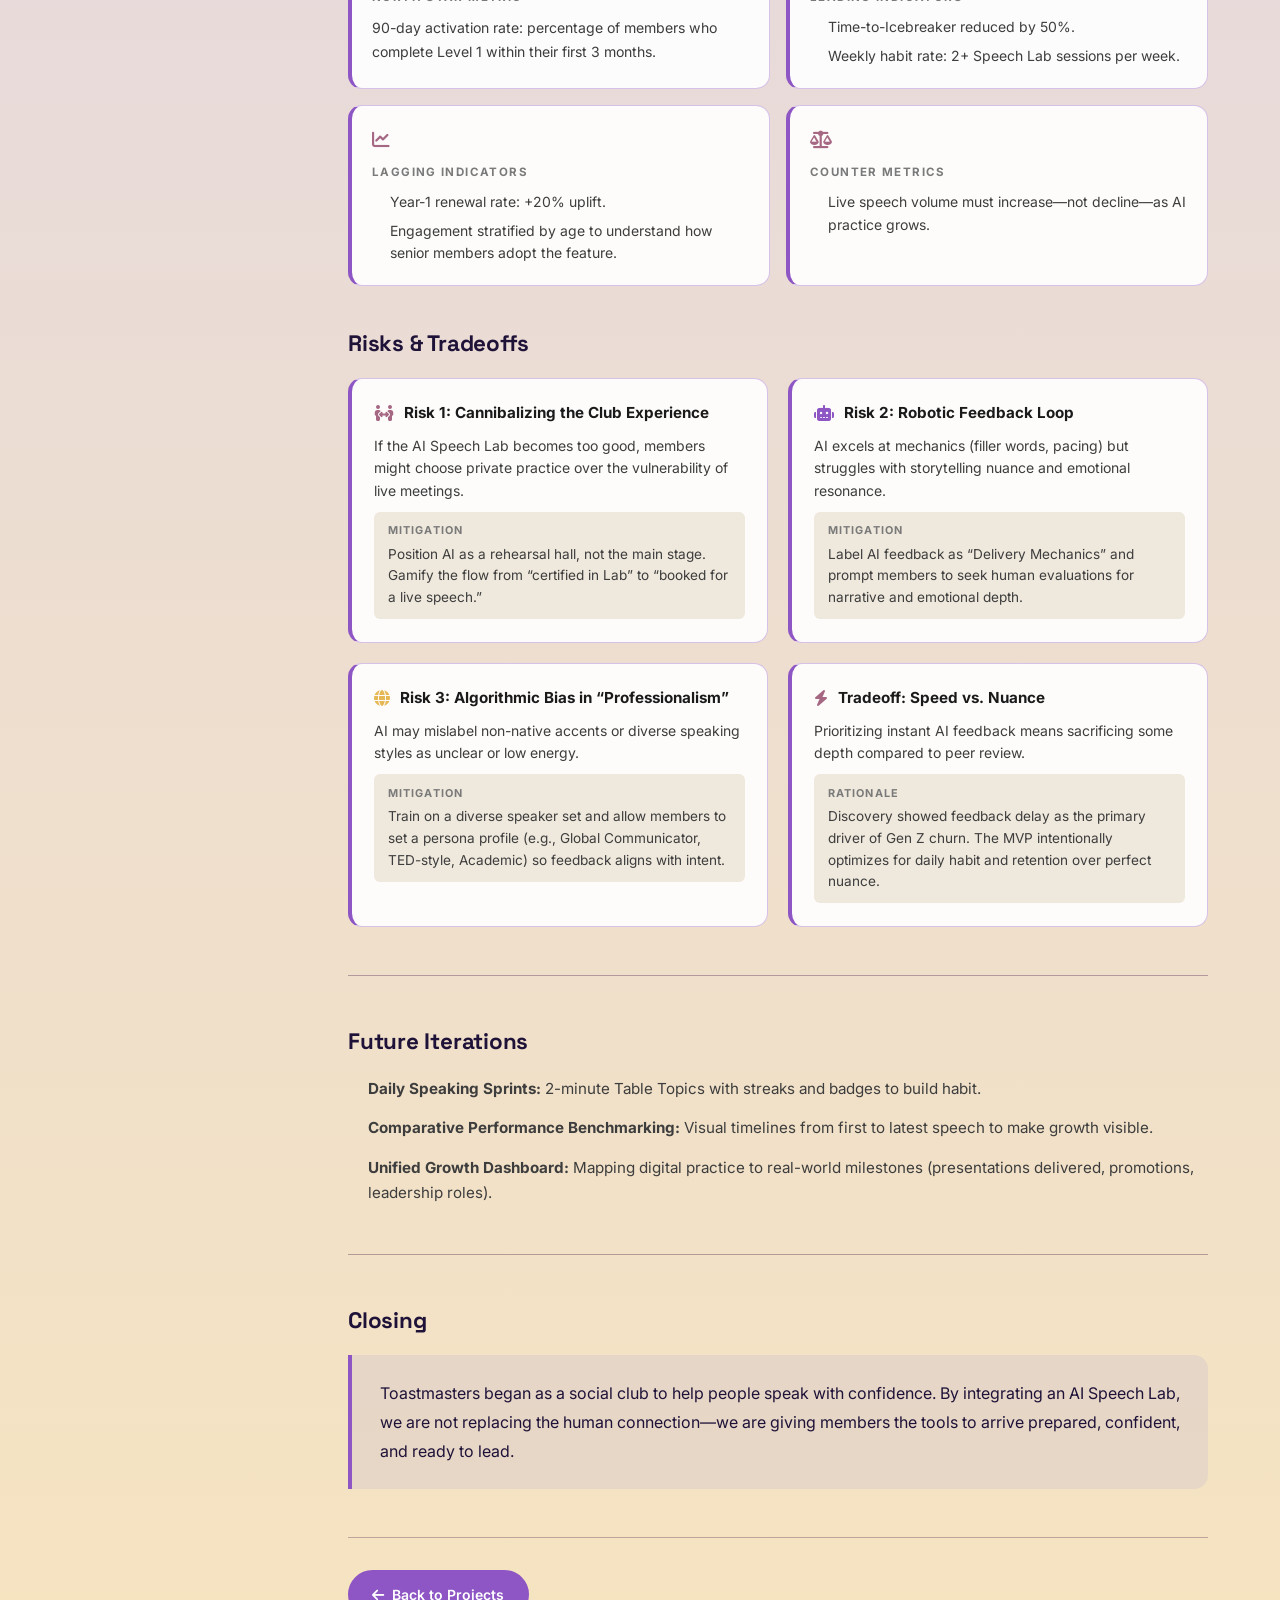
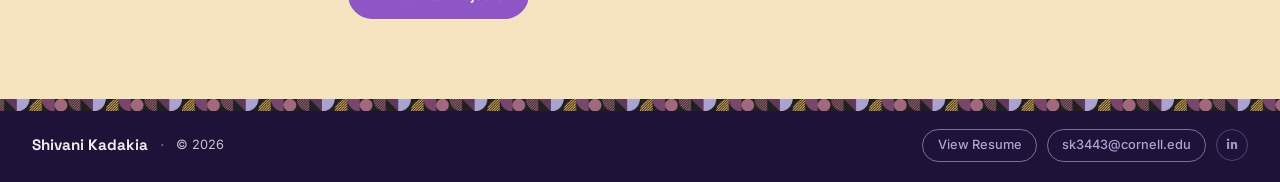
<file: projects/toastmasters.html>
﻿<!DOCTYPE html>
<html lang="en">
<head>

<!-- Google tag (gtag.js) -->
  	<script async src="https://www.googletagmanager.com/gtag/js?id=G-1GD2KZD2E3"></script>
  	<script>
   	 window.dataLayer = window.dataLayer || [];
    	function gtag(){dataLayer.push(arguments);}
    	gtag('js', new Date());
    	gtag('config', 'G-1GD2KZD2E3');
  	</script>

  <meta charset="UTF-8" />
  <meta name="viewport" content="width=device-width, initial-scale=1.0" />
  <title>Toastmasters AI Speech Lab — Shivani Kadakia</title>
  <link rel="stylesheet" href="../styles.css" />
  <link rel="stylesheet" href="../casestudy.css" />
  <link rel="preconnect" href="https://fonts.googleapis.com" />
  <link rel="preconnect" href="https://fonts.gstatic.com" crossorigin />
  <link href="https://fonts.googleapis.com/css2?family=Space+Grotesk:wght@500;600;700&family=Inter:wght@300;400;500;600&display=swap" rel="stylesheet" />
  <link rel="stylesheet" href="https://cdnjs.cloudflare.com/ajax/libs/font-awesome/6.5.0/css/all.min.css" />
</head>
<body class="cs-page cs-theme-project">
  <!-- Back nav -->
  <nav class="cs-topbar">
    <div class="cs-topbar-inner">
<a onclick="gtag('event', 'back_click');" href="../index.html#projects" class="cs-back">
        <i class="fas fa-arrow-left"></i> Back to Projects
      </a>
      <a href="../index.html" class="nav-logo">SK</a>
    </div>
  </nav>

  <!-- HERO -->
  <header class="cs-hero cs-hero--project">
    <div class="cs-hero-inner">
      <div class="cs-meta-row">
        <span class="cs-badge">Case Study</span>
        <span class="cs-badge cs-badge--blue">Communication</span>
        <span class="cs-badge cs-badge--muted">Conceptual Product</span>
      </div>

      <h1 class="cs-title">Toastmasters AI Speech Lab</h1>
      <p class="cs-subtitle">Transforming Toastmasters from a monthly meeting into a daily, AI-supported speaking habit for early-career professionals.</p>

      <div class="cs-hypothesis-box">
        <p class="cs-hypothesis-label"><i class="fas fa-lightbulb"></i> Hypothesis</p>
        <p class="cs-hypothesis-text">If Toastmasters provides an AI-driven Speech Lab for private practice and instant feedback, then new and mid-tenure members will feel more prepared for live speeches, complete Level 1 of their Pathway 20% faster, and show higher first-year retention.</p>
      </div>
    </div>
  </header>

  <!-- MAIN CONTENT -->
  <main class="cs-main">
    <div class="cs-layout">

      <!-- Sticky sidebar TOC -->
      <aside class="cs-toc" aria-label="Table of contents">
        <p class="cs-toc-label">On this page</p>
        <nav>
          <ol class="cs-toc-list">
            <li><a href="#discover" class="cs-toc-link">1. Discover</a>
              <ol>
                <li><a href="#context" class="cs-toc-link cs-toc-link--sub">Context</a></li>
                <li><a href="#audience" class="cs-toc-link cs-toc-link--sub">The Audience</a></li>
              </ol>
            </li>
            <li><a href="#define" class="cs-toc-link">2. Define</a>
              <ol>
                <li><a href="#journey" class="cs-toc-link cs-toc-link--sub">User Journey</a></li>
                <li><a href="#takeaways" class="cs-toc-link cs-toc-link--sub">Big Takeaways</a></li>
                <li><a href="#problem" class="cs-toc-link cs-toc-link--sub">Problem</a></li>
                <li><a href="#goal" class="cs-toc-link cs-toc-link--sub">The Goal</a></li>
              </ol>
            </li>
            <li><a href="#develop" class="cs-toc-link">3. Develop</a>
              <ol>
                <li><a href="#mvp" class="cs-toc-link cs-toc-link--sub">Feature Prioritization &amp; MVP</a></li>
                <li><a href="#demo" class="cs-toc-link cs-toc-link--sub">Prototype</a></li>
              </ol>
            </li>
            <li><a href="#deliver" class="cs-toc-link">4. Deliver</a>
              <ol>
                <li><a href="#gtm" class="cs-toc-link cs-toc-link--sub">Launch &amp; GTM</a></li>
                <li><a href="#metrics" class="cs-toc-link cs-toc-link--sub">Measuring Success</a></li>
                <li><a href="#risks" class="cs-toc-link cs-toc-link--sub">Risks &amp; Tradeoffs</a></li>
              </ol>
            </li>
            <li><a href="#future" class="cs-toc-link">Future Iterations</a></li>
            <li><a href="#closing" class="cs-toc-link">Closing</a></li>
          </ol>
        </nav>
      </aside>

      <!-- Article body -->
      <article class="cs-body">

        <!-- 1. DISCOVER -->
        <section class="cs-section" id="discover">
          <div class="cs-phase-label">
            <span class="cs-phase-num">1</span>
            <span class="cs-phase-name">Discover</span>
          </div>

          <!-- Context -->
          <div class="cs-subsection" id="context">
            <h2 class="cs-h2">Context</h2>
            <p class="cs-p">As a member and VP of Education for the Roche Toastmasters club for 5 years, I saw the same pattern repeat: new members joined with a lot of excitement, delivered their first “Icebreaker” speech, and then their participation dropped off over the next few months. The 2025 CEO report shows a 2.6% decline in global membership year-over-year, and only about 20% of members are under 35.</p>
            <p class="cs-p">At the same time, younger professionals are used to on-demand, app-based learning and fast feedback cycles, which Toastmasters’ meeting-only model doesn’t fully support. This project explores how Toastmasters could add a digital practice layer—an AI “Speech Lab”—that lets members rehearse and get feedback between meetings, with the goal of improving early-member experience and long-term retention.</p>

            <div class="cs-market-trends-box">
              <p class="cs-channels-label">Direct &amp; Indirect Competitors</p>
              <ul class="cs-ul">
                <li><strong>Yoodli</strong> – Instant AI feedback on filler words, pacing, and eye contact (including live Zoom nudges), but not tied to a structured curriculum like Toastmasters Pathways.</li>
                <li><strong>Orai</strong> – Mobile AI speech coach aimed at corporate users, focused on structured lessons but not club-based progression.</li>
                <li><strong>LinkedIn Learning, MasterClass</strong> – High-quality theory and examples, but no active practice loop or personalized feedback.</li>
              </ul>
              <p class="cs-p">None combine structured curriculum progression with daily, low-friction practice anchored in a local club.</p>
            </div>
          </div>

          <!-- The Audience -->
          <div class="cs-subsection" id="audience">
            <h2 class="cs-h2">The Audience</h2>
            <div class="cs-persona-grid cs-persona-grid--single">
              <div class="cs-persona-card cs-persona-card--primary">
                <div class="cs-persona-header">
                  <div class="cs-persona-icon"><i class="fas fa-user-graduate"></i></div>
                  <div>
                    <p class="cs-persona-tag">Persona · Primary</p>
                    <h3 class="cs-persona-name">“The Silent Expert”</h3>
                  </div>
                </div>
                <dl class="cs-persona-dl">
                  <dt>Who they are</dt>
                  <dd>New grads in global corporate hubs (NYC, London, Bangalore, SF), in entry to mid-level roles (~$55k–$95k), often carrying student debt but willing to invest in “career insurance.”</dd>
                  <dt>Motivated by</dt>
                  <dd><strong>Promotion velocity</strong>—realizing that doing the work isn’t enough; they need to be seen doing it. <strong>Psychological safety</strong>—a low-stakes space to fail before high-stakes meetings.</dd>
                  <dt>Pain points</dt>
                  <dd>63% of Gen Z employees do not feel confident expressing opinions at work (MHA 2024). Fear of public speaking can reduce wages by ~10% and promotion odds by ~15%. Many struggle to make conversation and “freeze” in real-time discussions.</dd>
                  <dt>Interests</dt>
                  <dd>Continuous learning (LinkedIn Learning, Duolingo), productivity hacks, and “career-tok” guidance on TikTok/Instagram.</dd>
                </dl>
              </div>
            </div>
          </div>
        </section>

        <div class="cs-divider" aria-hidden="true"></div>

        <!-- 2. DEFINE -->
        <section class="cs-section" id="define">
          <div class="cs-phase-label">
            <span class="cs-phase-num">2</span>
            <span class="cs-phase-name">Define</span>
          </div>

          <!-- User Journey -->
          <div class="cs-subsection" id="journey">
            <h2 class="cs-h2">Current Member Journey</h2>
            <ol class="cs-journey-list">
              <li class="cs-journey-step">
                <div class="cs-journey-num">1</div>
                <div class="cs-journey-content">
                  <h4 class="cs-journey-title">Discovery</h4>
                  <p class="cs-journey-desc">Prospective member finds a club and attends a guest meeting—excitement is high.</p>
                </div>
              </li>
              <li class="cs-journey-step">
                <div class="cs-journey-num">2</div>
                <div class="cs-journey-content">
                  <h4 class="cs-journey-title">Onboarding</h4>
                  <p class="cs-journey-desc">They join the club and enter the “Base Camp” portal.</p>
                </div>
              </li>
              <li class="cs-journey-step cs-journey-step--pain">
                <div class="cs-journey-num">3</div>
                <div class="cs-journey-content">
                  <h4 class="cs-journey-title">Path Selection</h4>
                  <p class="cs-journey-desc">Faced with 6–11 curricula and a generic assessment, members feel analysis paralysis; the “why” behind each path feels disconnected from immediate career needs.</p>
                  <div class="cs-pain-point"><i class="fas fa-triangle-exclamation"></i> Pain Point: Too many options with little guidance on which path fits their goals.</div>
                </div>
              </li>
              <li class="cs-journey-step cs-journey-step--pain">
                <div class="cs-journey-num">4</div>
                <div class="cs-journey-content">
                  <h4 class="cs-journey-title">Project Kickoff</h4>
                  <p class="cs-journey-desc">Member downloads a PDF rubric for their Icebreaker—static content with no active help to overcome blank-page syndrome.</p>
                  <div class="cs-pain-point"><i class="fas fa-triangle-exclamation"></i> Pain Point: Blank page syndrome; no ideation support inside Base Camp.</div>
                </div>
              </li>
              <li class="cs-journey-step cs-journey-step--pain">
                <div class="cs-journey-num">5</div>
                <div class="cs-journey-content">
                  <h4 class="cs-journey-title">The Waiting Period</h4>
                  <p class="cs-journey-desc">They sign up for a speech slot weeks away; practice happens in a vacuum with no feedback until the live event.</p>
                  <div class="cs-pain-point"><i class="fas fa-triangle-exclamation"></i> Pain Point: Momentum drops between meetings; no structured way to practice daily.</div>
                </div>
              </li>
              <li class="cs-journey-step">
                <div class="cs-journey-num">6</div>
                <div class="cs-journey-content">
                  <h4 class="cs-journey-title">Live Speech</h4>
                  <p class="cs-journey-desc">High-anxiety event. Feedback is handwritten or verbal and often hard to translate into a daily habit.</p>
                </div>
              </li>
              <li class="cs-journey-step cs-journey-step--crisis">
                <div class="cs-journey-num">7</div>
                <div class="cs-journey-content">
                  <h4 class="cs-journey-title">Post-Speech Plateau</h4>
                  <p class="cs-journey-desc">Momentum stalls. There is no further support in the app for ideation or practice, and many members quietly drop off.</p>
                  <div class="cs-pain-point cs-pain-point--crisis"><i class="fas fa-rotate-left"></i> Pain Point: No daily habit loop; members drift away after the first speech.</div>
                </div>
              </li>
            </ol>
          </div>

          <!-- Big Takeaways -->
          <div class="cs-subsection" id="takeaways">
            <h2 class="cs-h2">Big Takeaways</h2>
            <div class="cs-takeaway-grid">
              <div class="cs-takeaway-card">
                <div class="cs-takeaway-icon" style="background:rgba(173,161,209,0.25);color:var(--deep-base)"><i class="fas fa-bolt"></i></div>
                <h4 class="cs-takeaway-title">Feedback Frequency Mismatch</h4>
                <p class="cs-takeaway-desc">Younger professionals need frequent feedback loops; Toastmasters provides feedback only at meetings.</p>
              </div>
              <div class="cs-takeaway-card">
                <div class="cs-takeaway-icon" style="background:rgba(166,103,131,0.22);color:var(--deep-base)"><i class="fas fa-gauge-high"></i></div>
                <h4 class="cs-takeaway-title">Speed Advantage Elsewhere</h4>
                <p class="cs-takeaway-desc">Tools like Yoodli give AI feedback in seconds; Toastmasters cannot compete on speed without a digital practice layer.</p>
              </div>
              <div class="cs-takeaway-card">
                <div class="cs-takeaway-icon" style="background:rgba(230,184,85,0.25);color:var(--deep-base)"><i class="fas fa-route"></i></div>
                <h4 class="cs-takeaway-title">Curriculum &amp; Habit Are Disconnected</h4>
                <p class="cs-takeaway-desc">No platform combines structured Pathways progression with daily micro-practice opportunities.</p>
              </div>
              <div class="cs-takeaway-card">
                <div class="cs-takeaway-icon" style="background:rgba(166,103,131,0.22);color:var(--deep-base)"><i class="fas fa-people-group"></i></div>
                <h4 class="cs-takeaway-title">AI Augmentation, Not Replacement</h4>
                <p class="cs-takeaway-desc">AI can handle delivery mechanics, but members still need live clubs for authentic feedback, connection, and accountability.</p>
              </div>
            </div>
          </div>

          <!-- Problem -->
          <div class="cs-subsection" id="problem">
            <h2 class="cs-h2">Problem</h2>
            <div class="cs-problem-grid cs-problem-grid--single">
              <div class="cs-problem-card">
                <span class="cs-problem-num">01</span>
                <h4 class="cs-problem-title">Executive Presence Needs Daily Reps</h4>
                <p class="cs-p">Early-career professionals need rapid “executive presence” growth, but the current Toastmasters experience is too infrequent and lacks on-demand support to stay engaged.</p>
              </div>
            </div>
          </div>

          <!-- Goal -->
          <div class="cs-subsection" id="goal">
            <h2 class="cs-h2">The Goal</h2>

            <div class="cs-goal-section-label">User Success</div>
            <div class="cs-goal-grid" style="margin-bottom:1.25rem;">
              <div class="cs-goal-item">
                <div class="cs-goal-icon" style="background:rgba(173,161,209,0.25);color:var(--deep-base)"><i class="fas fa-microphone"></i></div>
                <div>
                  <p class="cs-goal-who">Members</p>
                  <p class="cs-goal-desc">Turn public speaking from a “monthly event” into a “daily habit” with a safe, AI-driven practice space available anytime, anywhere.</p>
                </div>
              </div>
              <div class="cs-goal-item">
                <div class="cs-goal-icon" style="background:rgba(166,103,131,0.22);color:var(--deep-base)"><i class="fas fa-user-tie"></i></div>
                <div>
                  <p class="cs-goal-who">Early-Career Professionals</p>
                  <p class="cs-goal-desc">Build confidence faster so they can speak up in meetings, interviews, and leadership settings.</p>
                </div>
              </div>
            </div>

            <div class="cs-goal-section-label">Business Success</div>
            <div class="cs-goal-grid" style="margin-bottom:1.25rem;">
              <div class="cs-goal-item" style="grid-column:1/-1;">
                <div class="cs-goal-icon" style="background:rgba(230,184,85,0.25);color:var(--deep-base)"><i class="fas fa-building"></i></div>
                <div>
                  <p class="cs-goal-who">Toastmasters International</p>
                  <p class="cs-goal-desc">Increase first-year retention by 20% and lower the average member age by making Toastmasters a “career essential” for new grads.</p>
                </div>
              </div>
            </div>

          </div>
        </section>

        <div class="cs-divider" aria-hidden="true"></div>

        <!-- 3. DEVELOP -->
        <section class="cs-section" id="develop">
          <div class="cs-phase-label">
            <span class="cs-phase-num">3</span>
            <span class="cs-phase-name">Develop</span>
          </div>

          <!-- MVP / Feature Prioritization -->
          <div class="cs-subsection" id="mvp">
            <h2 class="cs-h2">Feature Prioritization &amp; MVP Definition</h2>
            <div class="cs-feature-table-wrap">
              <table class="cs-feature-table">
                <thead>
                  <tr>
                    <th>Feature</th>
                    <th>Reach</th>
                    <th>Impact</th>
                    <th>Confidence</th>
                    <th>Effort</th>
                    <th>Result</th>
                  </tr>
                </thead>
                <tbody>
                  <tr class="cs-feature-row--mvp">
                    <td><strong>Path Architect Chatbot</strong><br/><span class="cs-feature-note">Conversational onboarding to map career goals to specific Pathways.</span></td>
                    <td>100%</td>
                    <td>High</td>
                    <td>High</td>
                    <td>Low</td>
                    <td><span class="cs-mvp-badge cs-mvp-badge--yes">MVP</span></td>
                  </tr>
                  <tr class="cs-feature-row--mvp">
                    <td><strong>AI Speech Architect</strong><br/><span class="cs-feature-note">Ideation partner to help draft and structure speeches.</span></td>
                    <td>80%</td>
                    <td>High</td>
                    <td>High</td>
                    <td>Med</td>
                    <td><span class="cs-mvp-badge cs-mvp-badge--yes">MVP</span></td>
                  </tr>
                  <tr class="cs-feature-row--mvp">
                    <td><strong>Virtual Speech Lab</strong><br/><span class="cs-feature-note">Instant feedback on filler words, tone, and eye contact.</span></td>
                    <td>90%</td>
                    <td>High</td>
                    <td>High</td>
                    <td>High</td>
                    <td><span class="cs-mvp-badge cs-mvp-badge--yes">MVP</span></td>
                  </tr>
                  <tr>
                    <td><strong>Speaking Sprints</strong><br/><span class="cs-feature-note">2-minute daily “Table Topics” challenges.</span></td>
                    <td>60%</td>
                    <td>Med</td>
                    <td>Med</td>
                    <td>High</td>
                    <td><span class="cs-mvp-badge cs-mvp-badge--v2">V2</span></td>
                  </tr>
                </tbody>
              </table>
            </div>
          </div>

          <!-- Prototype / Demo -->
          <div class="cs-subsection" id="demo">
            <h2 class="cs-h2">Final Solution — Prototype</h2>
            <p class="cs-p">The AI Speech Lab concept includes three core experiences: helping members choose the right Pathway, ideate speeches, and rehearse with instant feedback between meetings.</p>

            <div class="cs-demo-media">
              <video class="cs-demo-video" src="../images/toastmasters-path-architect-chatbot.mp4" autoplay muted loop playsinline preload="metadata"></video>
              <p class="cs-video-caption">Path Architect Chatbot prototype guiding users to select the right Pathway for their goals.</p>
            </div>

            <div class="cs-demo-media">
              <video class="cs-demo-video" src="../images/toastmasters-ai-speech-architect.mp4" autoplay muted loop playsinline preload="metadata"></video>
              <p class="cs-video-caption">AI Speech Architect prototype, an ideation partner to kickstart the speech-writing process.</p>
            </div>
          </div>
        </section>

        <div class="cs-divider" aria-hidden="true"></div>

        <!-- 4. DELIVER -->
        <section class="cs-section" id="deliver">
          <div class="cs-phase-label">
            <span class="cs-phase-num">4</span>
            <span class="cs-phase-name">Deliver</span>
          </div>

          <!-- Launch & GTM -->
          <div class="cs-subsection" id="gtm">
            <h2 class="cs-h2">Launch &amp; GTM Strategy</h2>
            <p class="cs-p">To avoid a year-long feedback loop, the launch is broken into three high-velocity phases.</p>

            <div class="cs-gtm-phases">
              <div class="cs-gtm-phase">
                <div class="cs-gtm-phase-header">
                  <span class="cs-gtm-phase-badge cs-gtm-phase-badge--0">Phase 1</span>
                  <h4 class="cs-gtm-phase-title">30-Day “New Grad” Acquisition Test</h4>
                </div>
                <p class="cs-p">Partner with 3 university career centers during interview season to offer a Speech Lab trial.</p>
                <p class="cs-p"><strong>Success metric:</strong> activation rate—percentage of students who record at least 5 practice sessions and then inquire about local clubs or corporate chapters.</p>
              </div>

              <div class="cs-gtm-phase">
                <div class="cs-gtm-phase-header">
                  <span class="cs-gtm-phase-badge cs-gtm-phase-badge--1">Phase 2</span>
                  <h4 class="cs-gtm-phase-title">90-Day “Corporate Sprint” Pilot</h4>
                </div>
                <p class="cs-p">Deploy the tool to 10 corporate clubs with a “Level 1 in 90 Days” challenge.</p>
                <p class="cs-p"><strong>Success metric:</strong> velocity lead—compare Level 1 completion time for Speech Lab users vs. 2024 historical average (~4–6 months).</p>
              </div>

              <div class="cs-gtm-phase">
                <div class="cs-gtm-phase-header">
                  <span class="cs-gtm-phase-badge cs-gtm-phase-badge--2">Phase 3</span>
                  <h4 class="cs-gtm-phase-title">Retention Predictor Analysis</h4>
                </div>
                <p class="cs-p">Use pilot data to calculate “stickiness ratio” (DAU/WAU) and model Year 1 retention uplift.</p>
              </div>
            </div>
          </div>

          <!-- Measuring Success -->
          <div class="cs-subsection" id="metrics">
            <h2 class="cs-h2">Measuring Success</h2>
            <p class="cs-p">To avoid waiting 12 months for definitive retention data, we track proxy metrics that correlate with long-term stickiness.</p>

            <div class="cs-metrics-grid">
              <div class="cs-metric-card cs-metric-card--star">
                <div class="cs-metric-icon"><i class="fas fa-star"></i></div>
                <p class="cs-metric-type">North Star Metric</p>
                <p class="cs-metric-text">90-day activation rate: percentage of members who complete Level 1 within their first 3 months.</p>
              </div>

              <div class="cs-metric-card">
                <div class="cs-metric-icon" style="color:var(--purple)"><i class="fas fa-forward-fast"></i></div>
                <p class="cs-metric-type">Leading Indicators</p>
                <ul class="cs-metric-list">
                  <li>Time-to-Icebreaker reduced by 50%.</li>
                  <li>Weekly habit rate: 2+ Speech Lab sessions per week.</li>
                </ul>
              </div>

              <div class="cs-metric-card">
                <div class="cs-metric-icon" style="color:var(--rose)"><i class="fas fa-chart-line"></i></div>
                <p class="cs-metric-type">Lagging Indicators</p>
                <ul class="cs-metric-list">
                  <li>Year-1 renewal rate: +20% uplift.</li>
                  <li>Engagement stratified by age to understand how senior members adopt the feature.</li>
                </ul>
              </div>

              <div class="cs-metric-card cs-metric-card--counter">
                <div class="cs-metric-icon" style="color:var(--rose)"><i class="fas fa-balance-scale"></i></div>
                <p class="cs-metric-type">Counter Metrics</p>
                <ul class="cs-metric-list">
                  <li>Live speech volume must increase—not decline—as AI practice grows.</li>
                </ul>
              </div>
            </div>
          </div>

          <!-- Risks & Tradeoffs -->
          <div class="cs-subsection" id="risks">
            <h2 class="cs-h2">Risks &amp; Tradeoffs</h2>
            <div class="cs-risk-grid">
              <div class="cs-risk-card">
                <div class="cs-risk-header">
                  <i class="fas fa-people-arrows" style="color:var(--rose)"></i>
                  <h4 class="cs-risk-title">Risk 1: Cannibalizing the Club Experience</h4>
                </div>
                <p class="cs-risk-desc">If the AI Speech Lab becomes too good, members might choose private practice over the vulnerability of live meetings.</p>
                <div class="cs-risk-mitigation">
                  <span class="cs-risk-mit-label">Mitigation</span>
                  <p>Position AI as a rehearsal hall, not the main stage. Gamify the flow from “certified in Lab” to “booked for a live speech.”</p>
                </div>
              </div>

              <div class="cs-risk-card">
                <div class="cs-risk-header">
                  <i class="fas fa-robot" style="color:var(--purple)"></i>
                  <h4 class="cs-risk-title">Risk 2: Robotic Feedback Loop</h4>
                </div>
                <p class="cs-risk-desc">AI excels at mechanics (filler words, pacing) but struggles with storytelling nuance and emotional resonance.</p>
                <div class="cs-risk-mitigation">
                  <span class="cs-risk-mit-label">Mitigation</span>
                  <p>Label AI feedback as “Delivery Mechanics” and prompt members to seek human evaluations for narrative and emotional depth.</p>
                </div>
              </div>

              <div class="cs-risk-card">
                <div class="cs-risk-header">
                  <i class="fas fa-globe" style="color:var(--gold)"></i>
                  <h4 class="cs-risk-title">Risk 3: Algorithmic Bias in “Professionalism”</h4>
                </div>
                <p class="cs-risk-desc">AI may mislabel non-native accents or diverse speaking styles as unclear or low energy.</p>
                <div class="cs-risk-mitigation">
                  <span class="cs-risk-mit-label">Mitigation</span>
                  <p>Train on a diverse speaker set and allow members to set a persona profile (e.g., Global Communicator, TED-style, Academic) so feedback aligns with intent.</p>
                </div>
              </div>

              <div class="cs-risk-card">
                <div class="cs-risk-header">
                  <i class="fas fa-bolt" style="color:var(--rose)"></i>
                  <h4 class="cs-risk-title">Tradeoff: Speed vs. Nuance</h4>
                </div>
                <p class="cs-risk-desc">Prioritizing instant AI feedback means sacrificing some depth compared to peer review.</p>
                <div class="cs-risk-mitigation">
                  <span class="cs-risk-mit-label">Rationale</span>
                  <p>Discovery showed feedback delay as the primary driver of Gen Z churn. The MVP intentionally optimizes for daily habit and retention over perfect nuance.</p>
                </div>
              </div>
            </div>
          </div>
        </section>

        <div class="cs-divider" aria-hidden="true"></div>

        <!-- Future Iterations -->
        <section class="cs-section" id="future">
          <h2 class="cs-h2">Future Iterations</h2>
          <ul class="cs-ul cs-ul--spaced">
            <li><strong>Daily Speaking Sprints:</strong> 2-minute Table Topics with streaks and badges to build habit.</li>
            <li><strong>Comparative Performance Benchmarking:</strong> Visual timelines from first to latest speech to make growth visible.</li>
            <li><strong>Unified Growth Dashboard:</strong> Mapping digital practice to real-world milestones (presentations delivered, promotions, leadership roles).</li>
          </ul>
        </section>

        <div class="cs-divider" aria-hidden="true"></div>

        <!-- Closing -->
        <section class="cs-section" id="closing">
          <h2 class="cs-h2">Closing</h2>
          <div class="cs-closing-box">
            <p class="cs-p">Toastmasters began as a social club to help people speak with confidence. By integrating an AI Speech Lab, we are not replacing the human connection—we are giving members the tools to arrive prepared, confident, and ready to lead.</p>
          </div>
        </section>

        <!-- Back link -->
        <div class="cs-back-footer">
          <a onclick="gtag('event', 'back_click');" href="../index.html#projects" class="btn btn--ghost">
            <i class="fas fa-arrow-left"></i> Back to Projects</a>
        </div>

      </article>
    </div>
  </main>

  <!-- Footer -->
  <footer class="footer">
    <div class="footer-inner">
      <span class="footer-name">Shivani Kadakia</span>
      <span class="footer-divider" aria-hidden="true">·</span>
      <span class="footer-copy">&copy; 2026</span>
      <div class="footer-social">
        <a onclick="gtag('event', 'resume_click');" href="https://drive.google.com/file/d/1PNnqs80CXCNU1Djd2EkrCBvL7c3vsz_X/view" class="footer-resume" aria-label="View resume" target="_blank" rel="noopener noreferrer">View Resume</a>

        <span class="footer-email" title="Select to copy">sk3443@cornell.edu</span>
        <a onclick="gtag('event', 'linkedin_click');" href="https://www.linkedin.com/in/shivani-kadakia/" class="footer-icon" aria-label="LinkedIn" target="_blank" rel="noopener noreferrer"><i class="fab fa-linkedin-in"></i></a>

      </div>
    </div>
  </footer>

  <script src="../casestudy.js"></script>

<script>
  document.addEventListener("click", function(event) {
    const link = event.target.closest("a");
    if (!link) return;
    
    gtag('event', 'link_click', {
      link_text: link.innerText.trim(),
      link_url: link.href,
      page_path: window.location.pathname
    });
  });
</script>
</body>
</html>
</file>
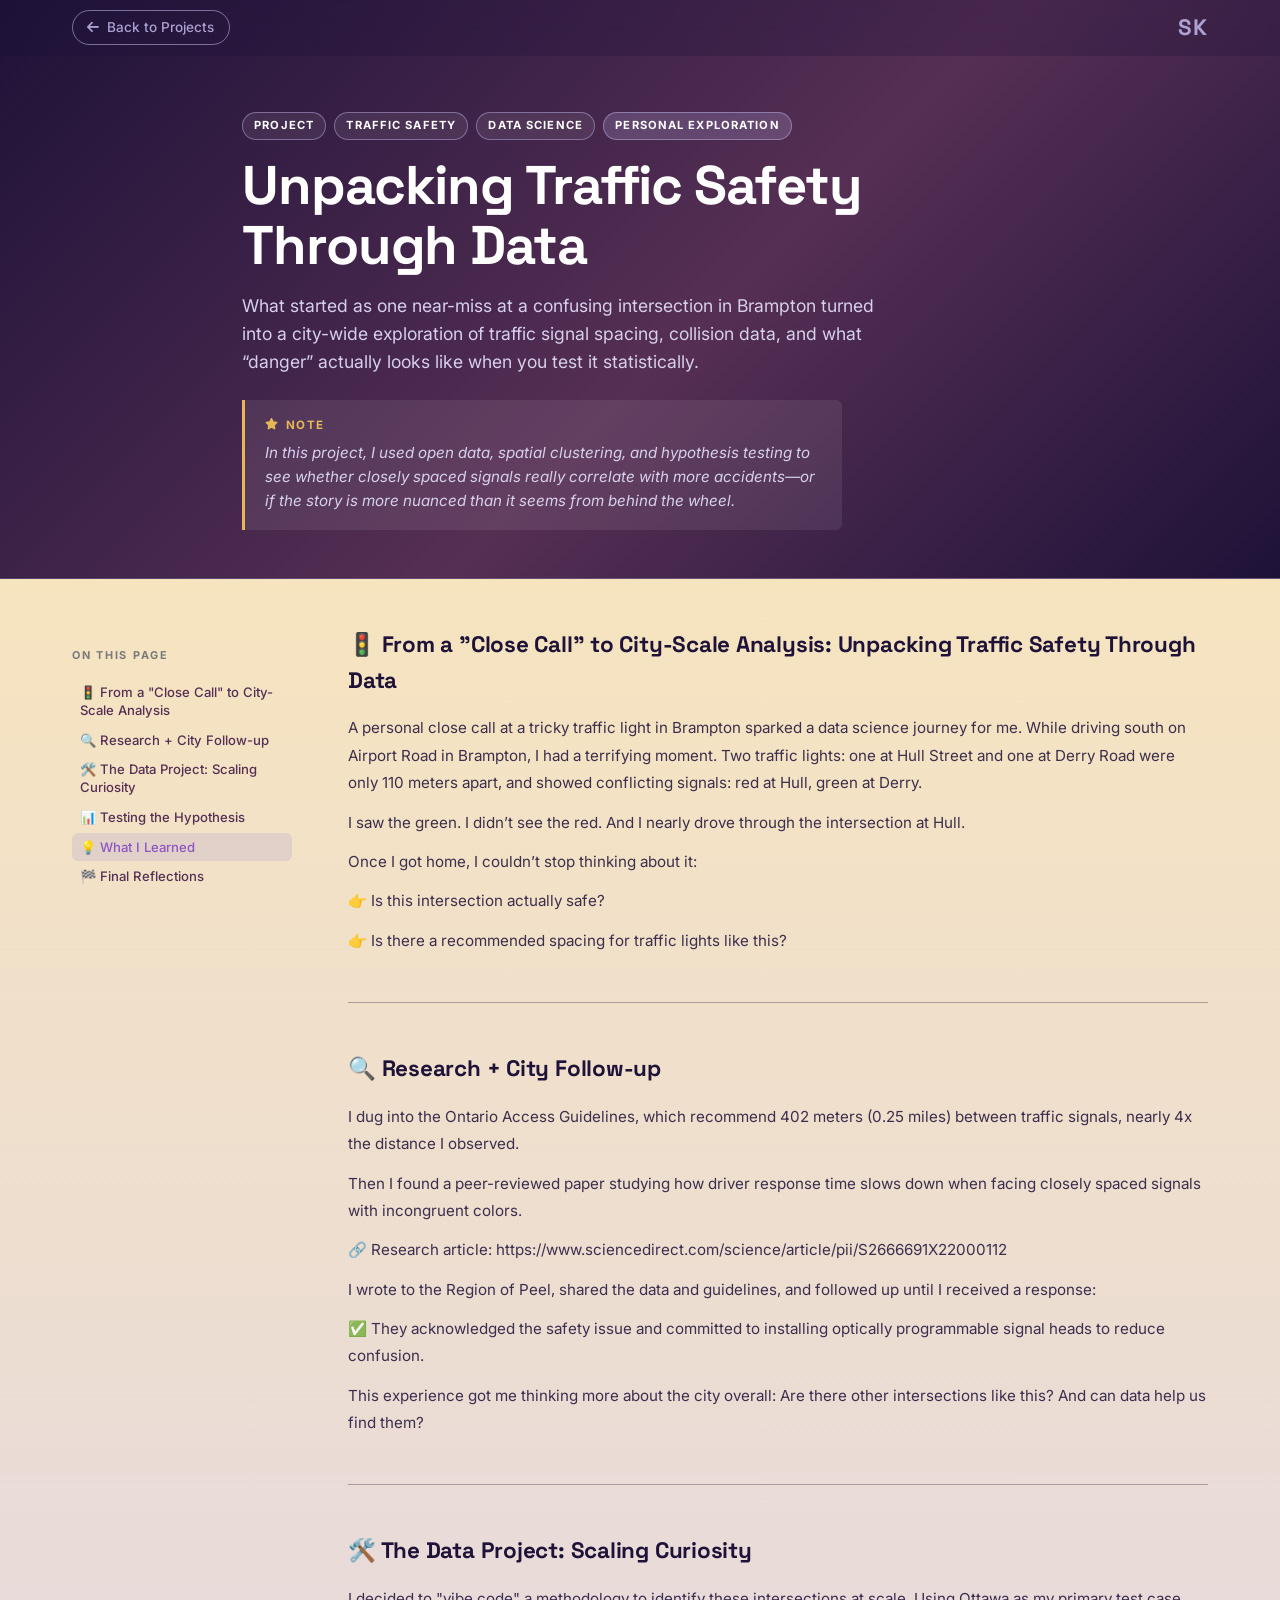
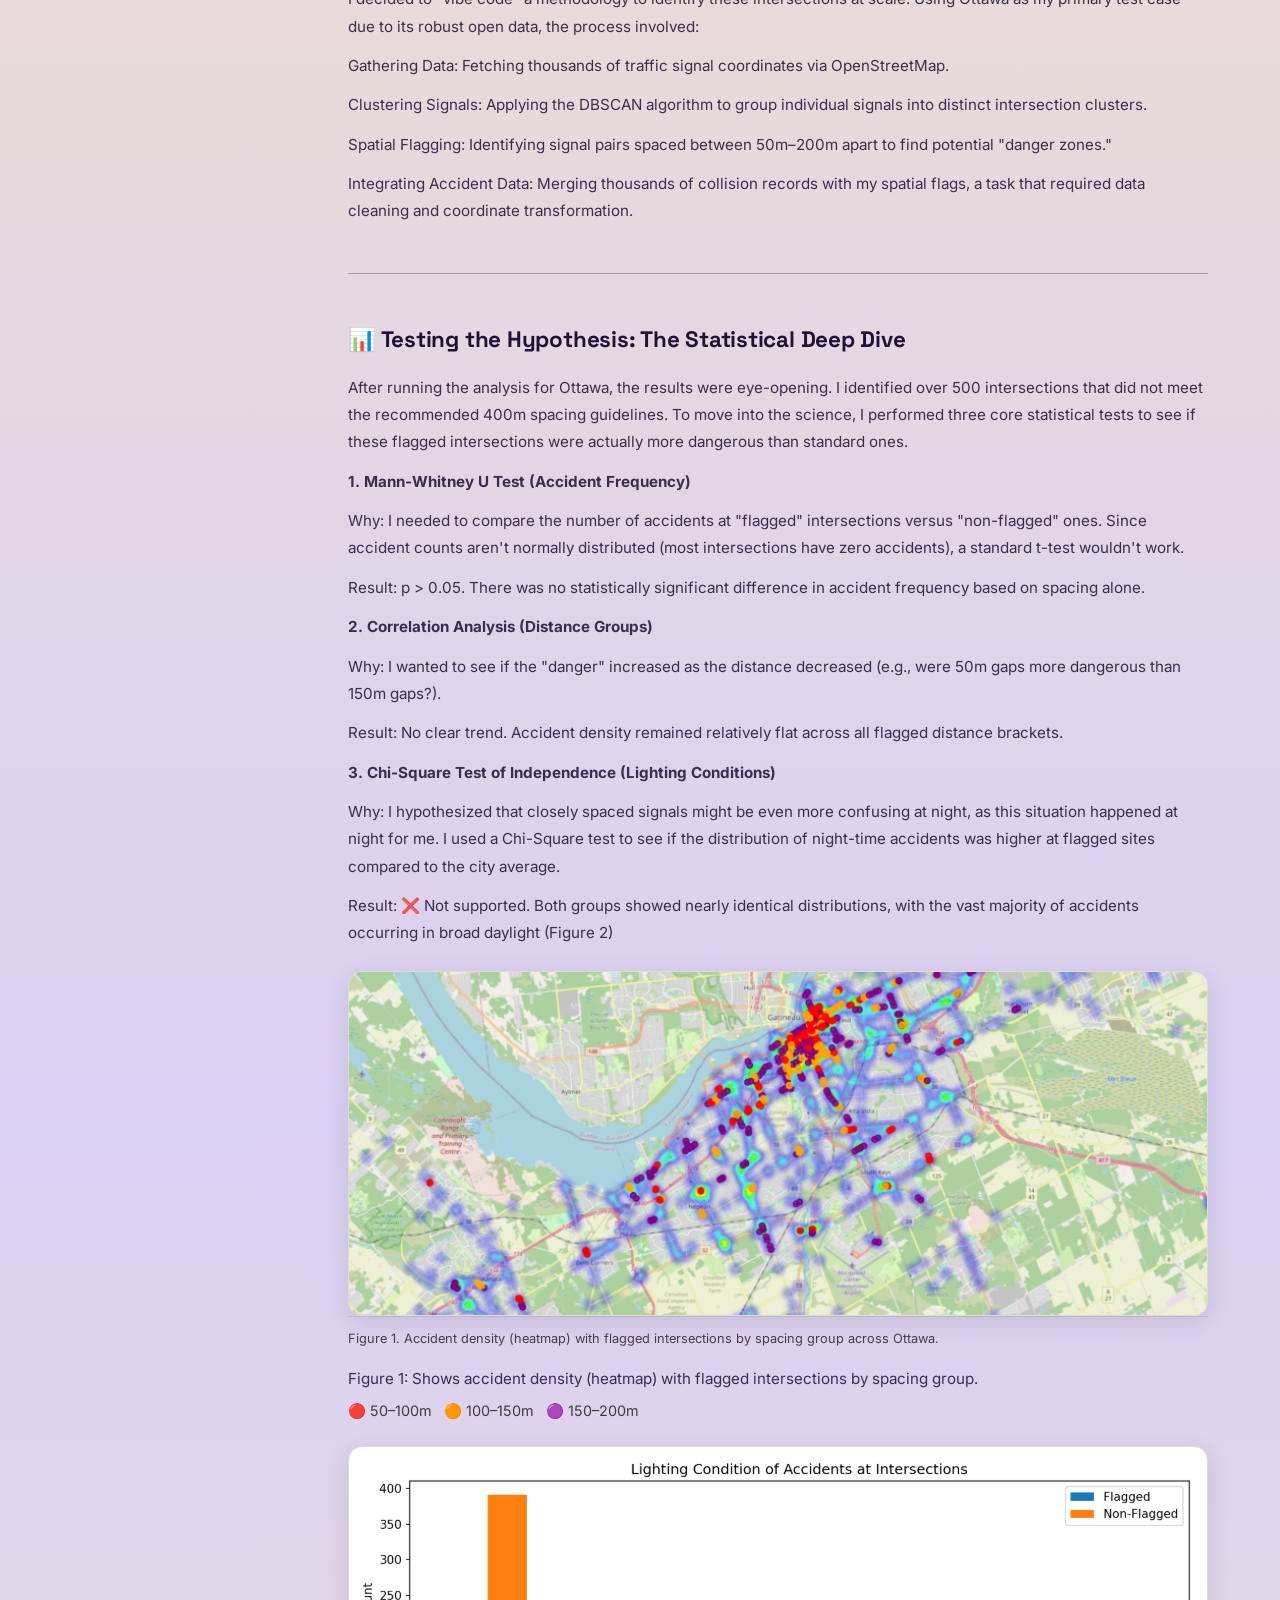
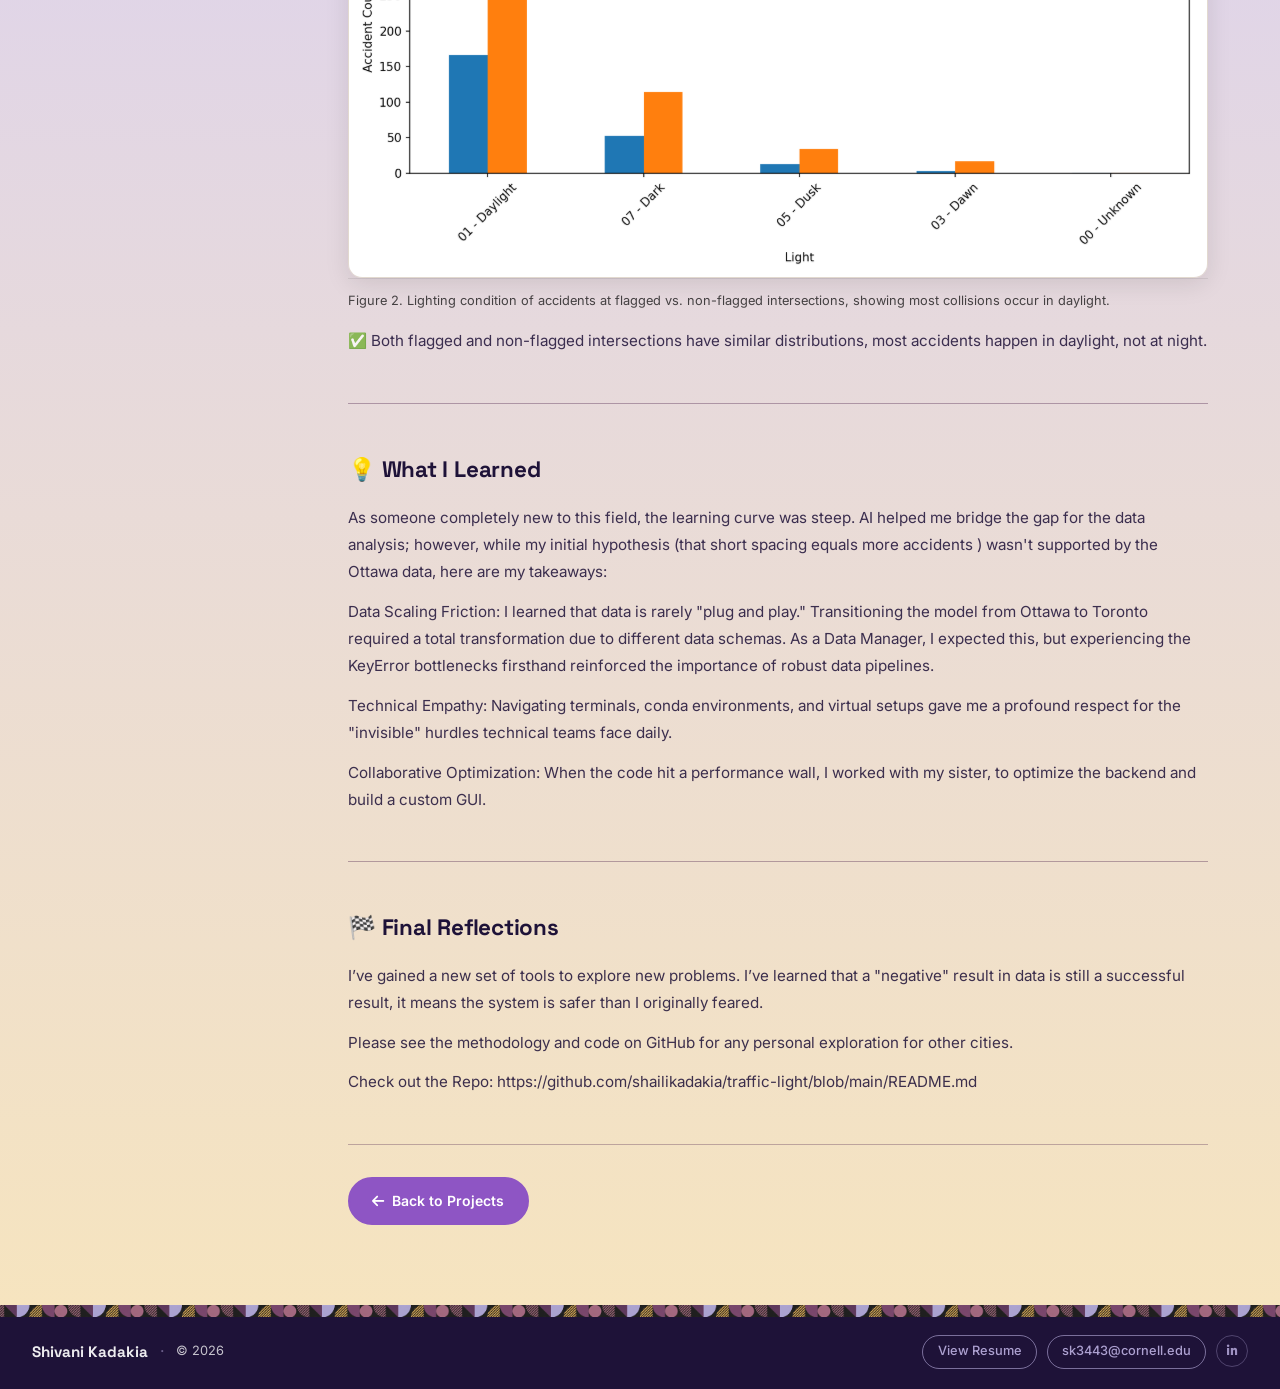
<file: projects/traffic-light.html>
﻿<!DOCTYPE html>
<html lang="en">
<head>

<!-- Google tag (gtag.js) -->
  	<script async src="https://www.googletagmanager.com/gtag/js?id=G-1GD2KZD2E3"></script>
  	<script>
   	 window.dataLayer = window.dataLayer || [];
    	function gtag(){dataLayer.push(arguments);}
    	gtag('js', new Date());
    	gtag('config', 'G-1GD2KZD2E3');
  	</script>

  <meta charset="UTF-8" />
  <meta name="viewport" content="width=device-width, initial-scale=1.0" />
  <title>Traffic Light Safety Analysis — Shivani Kadakia</title>
  <link rel="stylesheet" href="../styles.css" />
  <link rel="stylesheet" href="../casestudy.css" />
  <link rel="preconnect" href="https://fonts.googleapis.com" />
  <link rel="preconnect" href="https://fonts.gstatic.com" crossorigin />
  <link href="https://fonts.googleapis.com/css2?family=Space+Grotesk:wght@500;600;700&family=Inter:wght@300;400;500;600&display=swap" rel="stylesheet" />
  <link rel="stylesheet" href="https://cdnjs.cloudflare.com/ajax/libs/font-awesome/6.5.0/css/all.min.css" />
</head>
<body class="cs-page">
  <nav class="cs-topbar">
    <div class="cs-topbar-inner">
      <a onclick="gtag('event', 'back_click');" href="../index.html#projects" class="cs-back">
        <i class="fas fa-arrow-left"></i> Back to Projects
      </a>
      <a href="../index.html" class="nav-logo">SK</a>
    </div>
  </nav>
  <header class="cs-hero">
    <div class="cs-hero-inner">
      <div class="cs-meta-row">
        <span class="cs-badge">Project</span>
        <span class="cs-badge cs-badge--blue">Traffic Safety</span>
        <span class="cs-badge cs-badge--blue">Data Science</span>
        <span class="cs-badge cs-badge--muted">Personal Exploration</span>
      </div>
      <h1 class="cs-title">Unpacking Traffic Safety Through Data</h1>
      <p class="cs-subtitle">What started as one near-miss at a confusing intersection in Brampton turned into a city-wide exploration of traffic signal spacing, collision data, and what “danger” actually looks like when you test it statistically.</p>
      <div class="cs-hypothesis-box">
        <p class="cs-hypothesis-label"><i class="fas fa-star"></i> Note</p>
        <p class="cs-hypothesis-text">In this project, I used open data, spatial clustering, and hypothesis testing to see whether closely spaced signals really correlate with more accidents—or if the story is more nuanced than it seems from behind the wheel.</p>
      </div>
    </div>
  </header>
  <main class="cs-main">
    <div class="cs-layout">
      <!-- Sticky sidebar TOC -->
      <aside class="cs-toc" aria-label="Table of contents">
        <p class="cs-toc-label">On this page</p>
        <nav>
          <ol class="cs-toc-list">
            <li><a href="#intro" class="cs-toc-link">🚦 From a "Close Call" to City-Scale Analysis</a></li>
            <li><a href="#research" class="cs-toc-link">🔍 Research + City Follow-up</a></li>
            <li><a href="#method" class="cs-toc-link">🛠️ The Data Project: Scaling Curiosity</a></li>
            <li><a href="#stats" class="cs-toc-link">📊 Testing the Hypothesis</a></li>
            <li><a href="#learnings" class="cs-toc-link">💡 What I Learned</a></li>
            <li><a href="#closing" class="cs-toc-link">🏁 Final Reflections</a></li>
          </ol>
        </nav>
      </aside>

      <article class="cs-body">
        <section class="cs-section" id="intro">
          <h2 class="cs-h2">🚦 From a "Close Call" to City-Scale Analysis: Unpacking Traffic Safety Through Data</h2>
          <p class="cs-p">A personal close call at a tricky traffic light in Brampton sparked a data science journey for me.  While driving south on Airport Road in Brampton, I had a terrifying moment. Two traffic lights: one at Hull Street and one at Derry Road were only 110 meters apart, and showed conflicting signals: red at Hull, green at Derry.</p>
          <p class="cs-p">I saw the green. I didn’t see the red. And I nearly drove through the intersection at Hull.</p>
          <p class="cs-p">Once I got home, I couldn’t stop thinking about it:</p>
          <p class="cs-p">👉 Is this intersection actually safe?</p>
          <p class="cs-p">👉 Is there a recommended spacing for traffic lights like this?</p>
        </section>

        <div class="cs-divider" aria-hidden="true"></div>

        <section class="cs-section" id="research">
          <h2 class="cs-h2">🔍 Research + City Follow-up</h2>
          <p class="cs-p">I dug into the Ontario Access Guidelines, which recommend 402 meters (0.25 miles) between traffic signals, nearly 4x the distance I observed.</p>
          <p class="cs-p">Then I found a peer-reviewed paper studying how driver response time slows down when facing closely spaced signals with incongruent colors.</p>
          <p class="cs-p">🔗 Research article: <a href="https://www.sciencedirect.com/science/article/pii/S2666691X22000112" target="_blank" rel="noopener noreferrer">https://www.sciencedirect.com/science/article/pii/S2666691X22000112</a></p>
          <p class="cs-p">I wrote to the Region of Peel, shared the data and guidelines, and followed up until I received a response:</p>
          <p class="cs-p">✅ They acknowledged the safety issue and committed to installing optically programmable signal heads to reduce confusion.</p>
          <p class="cs-p">This experience got me thinking more about the city overall: Are there other intersections like this? And can data help us find them?</p>
        </section>

        <div class="cs-divider" aria-hidden="true"></div>

        <section class="cs-section" id="method">
          <h2 class="cs-h2">🛠️ The Data Project: Scaling Curiosity</h2>
          <p class="cs-p">I decided to "vibe code" a methodology to identify these intersections at scale. Using Ottawa as my primary test case due to its robust open data, the process involved:</p>
          <p class="cs-p">Gathering Data: Fetching thousands of traffic signal coordinates via OpenStreetMap.</p>
          <p class="cs-p">Clustering Signals: Applying the DBSCAN algorithm to group individual signals into distinct intersection clusters.</p>
          <p class="cs-p">Spatial Flagging: Identifying signal pairs spaced between 50m–200m apart to find potential "danger zones."</p>
          <p class="cs-p">Integrating Accident Data: Merging thousands of collision records with my spatial flags, a task that required data cleaning and coordinate transformation.</p>
        </section>

        <div class="cs-divider" aria-hidden="true"></div>

        <section class="cs-section" id="stats">
          <h2 class="cs-h2">📊 Testing the Hypothesis: The Statistical Deep Dive</h2>
          <p class="cs-p">After running the analysis for Ottawa, the results were eye-opening. I identified over 500 intersections that did not meet the recommended 400m spacing guidelines. To move into the science, I performed three core statistical tests to see if these flagged intersections were actually more dangerous than standard ones.</p>
          <p class="cs-p"><strong>1. Mann-Whitney U Test (Accident Frequency)</strong></p>
          <p class="cs-p">Why: I needed to compare the number of accidents at "flagged" intersections versus "non-flagged" ones. Since accident counts aren't normally distributed (most intersections have zero accidents), a standard t-test wouldn't work.</p>
          <p class="cs-p">Result: p &gt; 0.05. There was no statistically significant difference in accident frequency based on spacing alone.</p>
          <p class="cs-p"><strong>2. Correlation Analysis (Distance Groups)</strong></p>
          <p class="cs-p">Why: I wanted to see if the "danger" increased as the distance decreased (e.g., were 50m gaps more dangerous than 150m gaps?).</p>
          <p class="cs-p">Result: No clear trend. Accident density remained relatively flat across all flagged distance brackets.</p>
          <p class="cs-p"><strong>3. Chi-Square Test of Independence (Lighting Conditions)</strong></p>
          <p class="cs-p">Why: I hypothesized that closely spaced signals might be even more confusing at night, as this situation happened at night for me. I used a Chi-Square test to see if the distribution of night-time accidents was higher at flagged sites compared to the city average.</p>
          <p class="cs-p">Result: ❌ Not supported. Both groups showed nearly identical distributions, with the vast majority of accidents occurring in broad daylight (Figure 2)</p>
          <figure class="cs-section" style="margin-top:1.5rem;">
            <!-- Save heatmap image as ../images/traffic-light-heatmap.png -->
            <img src="../images/traffic-light-heatmap.png" loading="lazy" alt="Heatmap of accident density in Ottawa with flagged intersections by spacing group" class="cs-mockup-img" />
            <figcaption class="cs-mockup-note">Figure 1. Accident density (heatmap) with flagged intersections by spacing group across Ottawa.</figcaption>
          </figure>

          <div class="traffic-legend">
            <p class="cs-p" style="margin-bottom:0.4rem;">Figure 1: Shows accident density (heatmap) with flagged intersections by spacing group.</p>
            <div class="traffic-legend-dots">
              <span class="traffic-dot">🔴 50–100m</span>
              <span class="traffic-dot">🟠 100–150m</span>
              <span class="traffic-dot">🟣 150–200m</span>
            </div>
          </div>

          <figure class="cs-section" style="margin-top:1.5rem;">
            <!-- Save lighting chart as ../images/traffic-light-lighting-conditions.png -->
            <img src="../images/traffic-light-lighting-conditions.png" loading="lazy" alt="Bar chart comparing lighting conditions of accidents at flagged versus non-flagged intersections" class="cs-mockup-img" />
            <figcaption class="cs-mockup-note">Figure 2. Lighting condition of accidents at flagged vs. non-flagged intersections, showing most collisions occur in daylight.</figcaption>
          </figure>
          <p class="cs-p">✅ Both flagged and non-flagged intersections have similar distributions, most accidents happen in daylight, not at night.</p>
        </section>

        <div class="cs-divider" aria-hidden="true"></div>

        <section class="cs-section" id="learnings">
          <h2 class="cs-h2">💡 What I Learned</h2>
          <p class="cs-p">As someone completely new to this field, the learning curve was steep. AI helped me bridge the gap for the data analysis; however, while my initial hypothesis (that short spacing equals more accidents ) wasn't supported by the Ottawa data, here are my takeaways: </p>
          <p class="cs-p">Data Scaling Friction: I learned that data is rarely "plug and play." Transitioning the model from Ottawa to Toronto required a total transformation due to different data schemas. As a Data Manager, I expected this, but experiencing the KeyError bottlenecks firsthand reinforced the importance of robust data pipelines.</p>
          <p class="cs-p">Technical Empathy: Navigating terminals, conda environments, and virtual setups gave me a profound respect for the "invisible" hurdles technical teams face daily.</p>
          <p class="cs-p">Collaborative Optimization: When the code hit a performance wall, I worked with my sister, to optimize the backend and build a custom GUI. </p>
        </section>

        <div class="cs-divider" aria-hidden="true"></div>

        <section class="cs-section" id="closing">
          <h2 class="cs-h2">🏁 Final Reflections</h2>
          <p class="cs-p">I’ve gained a new set of tools to explore new problems. I’ve learned that a "negative" result in data is still a successful result, it means the system is safer than I originally feared.</p>
          <p class="cs-p">Please see the methodology and code on GitHub for any personal exploration for other cities.</p>
          <p class="cs-p">Check out the Repo: https://github.com/shailikadakia/traffic-light/blob/main/README.md</p>
        </section>

        <div class="cs-back-footer">
          <a onclick="gtag('event', 'back_click');" href="../index.html#projects" class="btn btn--ghost">

            <i class="fas fa-arrow-left"></i> Back to Projects
          </a>
        </div>
      </article>
    </div>
  </main>
  <footer class="footer">
    <div class="footer-inner">
      <span class="footer-name">Shivani Kadakia</span>
      <span class="footer-divider" aria-hidden="true">·</span>
      <span class="footer-copy">&copy; 2026</span>
      <div class="footer-social">
        <a onclick="gtag('event', 'resume_click');" href="https://drive.google.com/file/d/1PNnqs80CXCNU1Djd2EkrCBvL7c3vsz_X/view" class="footer-resume" aria-label="View resume" target="_blank" rel="noopener noreferrer">View Resume</a>

        <span class="footer-email" title="Select to copy">sk3443@cornell.edu</span>
        <a onclick="gtag('event', 'linkedin_click');" href="https://www.linkedin.com/in/shivani-kadakia/" class="footer-icon" aria-label="LinkedIn" target="_blank" rel="noopener noreferrer"><i class="fab fa-linkedin-in"></i></a>

      </div>
    </div>
  </footer>
  <script src="../casestudy.js"></script>
<script>
  document.addEventListener("click", function(event) {
    const link = event.target.closest("a");
    if (!link) return;
    
    gtag('event', 'link_click', {
      link_text: link.innerText.trim(),
      link_url: link.href,
      page_path: window.location.pathname
    });
  });
</script>
</body>
</html>
</file>
<file: styles.css>
/* ═══════════════════════════════════════════
   DESIGN TOKENS
═══════════════════════════════════════════ */
:root {
  /* Palette (locked) */
  --deep-base:    #1E1238;
  --plum:         #562F54;
  --gold:         #E6B855;
  --gold-deep:    #D0A044;
  --purple:       #8E55C4;
  --lavender:     #ADA1D1;
  --rose:         #A66783;

  --cream:        #F8F4EE;
  --cream-dark:   #EFE8DC;
  --blue:         #2B6CB0;
  --blue-light:   #5BA4CF;
  --blue-pale:    #EBF4FF;
  --terracotta:   #C4622D;
  --terra-light:  #E8A87C;
  --terra-pale:   #FDF0E8;
  --gold-pale:    #FBF3DC;
  --maroon:       #7D2E3A;
  --brown-dark:   #3D1F0D;
  --ink:          #1A1A1A;
  --ink-soft:     #3D3D3D;
  --muted:        #7A7A7A;
  --border:       #E2D9CF;

  --font-display: 'Space Grotesk', system-ui, sans-serif;
  --font-body:    'Inter', system-ui, sans-serif;
  --font-script:  'Sacramento', system-ui, cursive;

  --nav-h:        72px;
  --radius-sm:    6px;
  --radius-md:    14px;
  --radius-lg:    28px;
  --shadow-sm:    0 2px 8px rgba(0,0,0,0.07);
  --shadow-md:    0 6px 24px rgba(0,0,0,0.10);
  --shadow-lg:    0 16px 48px rgba(0,0,0,0.13);

  --transition:   0.3s cubic-bezier(0.4, 0, 0.2, 1);
}

/* ═══════════════════════════════════════════
   RESET & BASE
═══════════════════════════════════════════ */
*, *::before, *::after { box-sizing: border-box; margin: 0; padding: 0; }

html {
  scroll-behavior: smooth;
  font-size: 16px;
}

body {
  font-family: var(--font-body);
  background: linear-gradient(180deg, #F6E4BF 0%, #D9D0F5 55%, #F6E4BF 100%);
  color: var(--ink);
  line-height: 1.6;
  overflow-x: hidden;
}

/* Main page only: abstract blobs + mesh
   (case-study pages use their own backgrounds via .cs-page) */
body:not(.cs-page) {
  background:
    radial-gradient(ellipse 90% 70% at 15% 25%, rgba(173,161,209,0.25) 0%, rgba(173,161,209,0.08) 40%, transparent 70%),
    radial-gradient(ellipse 80% 80% at 88% 15%, rgba(142,85,196,0.2) 0%, rgba(142,85,196,0.06) 35%, transparent 65%),
    radial-gradient(ellipse 85% 75% at 55% 65%, rgba(230,184,85,0.18) 0%, rgba(230,184,85,0.05) 40%, transparent 70%),
    radial-gradient(ellipse 75% 85% at 75% 85%, rgba(173,161,209,0.22) 0%, rgba(173,161,209,0.07) 35%, transparent 65%),
    radial-gradient(ellipse 70% 80% at 5% 70%, rgba(166,103,131,0.18) 0%, rgba(166,103,131,0.05) 40%, transparent 65%),
    linear-gradient(180deg, #F6E4BF 0%, #D9D0F5 55%, #F6E4BF 100%);
  background-attachment: fixed;
}

img { display: block; max-width: 100%; }
a   { text-decoration: none; color: inherit; }
ul  { list-style: none; }

/* ═══════════════════════════════════════════
   NAVIGATION
═══════════════════════════════════════════ */
.navbar {
  position: fixed;
  top: 0; left: 0; right: 0;
  z-index: 100;
  height: var(--nav-h);
  background: rgba(30, 18, 56, 0.25);
  backdrop-filter: blur(12px);
  -webkit-backdrop-filter: blur(12px);
  border-bottom: 1px solid transparent;
  transition: box-shadow var(--transition);
}

.navbar.scrolled {
  box-shadow: var(--shadow-sm);
  background: rgba(255,255,255,0.78);
  border-bottom: 1px solid rgba(142,85,196,0.18);
}

.nav-inner {
  max-width: 1280px;
  margin: 0 auto;
  padding: 0 2rem;
  height: 100%;
  display: flex;
  align-items: center;
  gap: 2rem;
}

.nav-logo {
  font-family: var(--font-display);
  font-size: 1.4rem;
  font-weight: 900;
  color: #ffffff;
  letter-spacing: 0.04em;
  flex-shrink: 0;
}

.navbar.scrolled .nav-logo {
  color: var(--deep-base);
}

.nav-links {
  display: flex;
  gap: 0.75rem;
  margin-left: auto;
}

.nav-link {
  font-size: 0.9rem;
}

.nav-link {
  font-size: 0.875rem;
  font-weight: 500;
  color: rgba(255,255,255,0.88);
  padding: 0.4rem 0.85rem;
  border-radius: var(--radius-sm);
  transition: color var(--transition), background var(--transition);
  letter-spacing: 0.02em;
}

.nav-link:hover,
.nav-link.active {
  color: #ffffff;
  background: rgba(173,161,209,0.18);
}

.navbar.scrolled .nav-link {
  color: var(--deep-base);
}

.navbar.scrolled .nav-link:hover,
.navbar.scrolled .nav-link.active {
  color: var(--deep-base);
  background: rgba(173,161,209,0.45);
}

.nav-social {
  display: flex;
  gap: 0.6rem;
  margin-left: 1.5rem;
}

.nav-social a {
  width: 34px; height: 34px;
  border-radius: 50%;
  display: flex; align-items: center; justify-content: center;
  font-size: 0.8rem;
  color: rgba(255,255,255,0.78);
  border: 1px solid rgba(173,161,209,0.22);
  transition: color var(--transition), border-color var(--transition), background var(--transition);
}

.nav-social a:hover {
  color: #ffffff;
  border-color: rgba(173,161,209,0.55);
  background: rgba(173,161,209,0.18);
}

.navbar.scrolled .nav-social a {
  color: rgba(30,18,56,0.75);
  border-color: rgba(142,85,196,0.18);
}

.navbar.scrolled .nav-social a:hover {
  color: var(--deep-base);
  border-color: rgba(142,85,196,0.35);
  background: rgba(173,161,209,0.35);
}

.nav-toggle {
  display: none;
  flex-direction: column;
  gap: 5px;
  background: none;
  border: none;
  cursor: pointer;
  padding: 4px;
  margin-left: auto;
}

.nav-toggle span {
  display: block;
  width: 24px; height: 2px;
  background: var(--ink);
  border-radius: 2px;
  transition: transform var(--transition), opacity var(--transition);
}

/* ═══════════════════════════════════════════
   PATTERN STRIPS
═══════════════════════════════════════════ */
.pattern-strip {
  width: 100%;
  overflow: hidden;
  line-height: 0;
}

.pattern-strip--top  { margin-bottom: 0; }
.pattern-strip--bottom { margin-top: 0; }

/* ═══════════════════════════════════════════
   HERO SECTION — 2-column redesign
═══════════════════════════════════════════ */
.hero {
  padding-top: var(--nav-h);
  /* A/B test palette: deep indigo → plum */
  background: linear-gradient(135deg, var(--deep-base) 0%, var(--plum) 55%, var(--deep-base) 100%);
  display: flex;
  flex-direction: column;
}

/* ═══════════════════════════════════════════
   MAIN PAGE — SECTION DIVIDER (pattern strip)
   Only once: directly above footer
═══════════════════════════════════════════ */
footer.footer::before {
  content: "";
  display: block;
  height: 12px;
  width: 100vw;
  background-image: url("images/section-divider-tile.png");
  background-repeat: repeat-x;
  background-size: auto 12px;
  background-position: center;
  margin-left: calc(-50vw + 50%);
}

.hero-inner {
  max-width: 1200px;
  margin: 0 auto;
  padding: 2.5rem 2rem 3.25rem;
  width: 100%;
  display: grid;
  grid-template-columns: 1fr 1.4fr;
  gap: 3rem;
  align-items: center;
  min-height: auto;
}

/* ── LEFT: Photo only ── */
.hero-left {
  display: flex;
  flex-direction: column;
  align-items: flex-start;
  gap: 1.5rem;
}

.hero-photo-wrap {
  position: relative;
  width: 100%;
  max-width: 320px;
}

/* Dashed ring — offset behind photo */
.hero-photo-ring {
  position: absolute;
  inset: -10px;
  border-radius: var(--radius-lg);
  border: 2px dashed var(--purple);
  opacity: 0.4;
  transform: rotate(2deg);
  z-index: 0;
}

.hero-photo {
  width: 100%;
  aspect-ratio: 4 / 5;
  object-fit: cover;
  object-position: center top;
  border-radius: var(--radius-lg);
  box-shadow: var(--shadow-lg);
  display: block;
  position: relative;
  z-index: 1;
}

/* Gold corner accents */
.hero-photo-corners {
  position: absolute;
  inset: 0;
  pointer-events: none;
  z-index: 2;
}

.hero-photo-corners::before,
.hero-photo-corners::after {
  content: '';
  position: absolute;
  width: 22px; height: 22px;
  border-color: var(--gold);
  border-style: solid;
}

.hero-photo-corners::before {
  top: -8px; left: -8px;
  border-width: 3px 0 0 3px;
  border-radius: 3px 0 0 0;
}

.hero-photo-corners::after {
  bottom: -8px; right: -8px;
  border-width: 0 3px 3px 0;
  border-radius: 0 0 3px 0;
}

/* ── RIGHT: Greeting + Name + Tagline + CTAs ── */
.hero-right {
  display: flex;
  flex-direction: column;
  gap: 0.4rem;
  height: 100%;
}

/* "Hi, I'm" greeting */
.hero-greeting {
  font-family: var(--font-body);
  font-size: clamp(1rem, 1.5vw, 1.2rem);
  font-weight: 400;
  color: var(--lavender);
  letter-spacing: 0.02em;
  margin-bottom: 0.1rem;
}

/* Name moved to right column */
.hero-name {
  font-family: var(--font-script);
  font-size: clamp(3.1rem, 5vw, 4.1rem);
  font-weight: 400;
  line-height: 1.1;
  color: #FFFFFF;
  letter-spacing: 0.02em;
  margin-bottom: 0.9rem;
}

.hero-tagline-label {
  font-size: 0.72rem;
  font-weight: 600;
  letter-spacing: 0.16em;
  text-transform: uppercase;
  color: var(--terracotta);
  margin-bottom: 0.6rem;
}

.hero-tagline {
  font-family: var(--font-body);
  font-size: 1.05rem;
  font-weight: 400;
  line-height: 1.8;
  color: rgba(255,255,255,0.86);
  letter-spacing: 0;
  max-width: 48ch;
  margin-bottom: 0.75rem;
}

.hero-tagline--primary {
  margin-top: 1.5rem;
  margin-bottom: 0.5rem;
}

.hero-note {
  font-size: 0.95rem;
  color: rgba(173,161,209,0.9);
  font-style: italic;
  line-height: 1.7;
  max-width: 48ch;
  margin-bottom: 1.4rem;
}

.hero-ctas {
  display: flex;
  gap: 0.85rem;
  flex-wrap: wrap;
  margin-top: 0.5rem;
  padding-top: 0.75rem;
}

/* ═══════════════════════════════════════════
   BUTTONS
═══════════════════════════════════════════ */
.btn {
  display: inline-flex;
  align-items: center;
  gap: 0.5rem;
  padding: 0.7rem 1.4rem;
  border-radius: 50px;
  font-size: 0.875rem;
  font-weight: 600;
  font-family: var(--font-body);
  cursor: pointer;
  transition: all var(--transition);
  border: 2px solid transparent;
  white-space: nowrap;
}

.btn--primary {
  background: var(--blue);
  color: #fff;
  border-color: var(--blue);
}

.btn--primary:hover {
  background: #1e4f8a;
  border-color: #1e4f8a;
  transform: translateY(-2px);
  box-shadow: 0 6px 20px rgba(43,108,176,0.3);
}

/* Hero-specific button colors for A/B palette test */
.hero .btn--primary {
  background: var(--gold);
  border-color: var(--gold);
  color: var(--deep-base);
}

.hero .btn--primary:hover {
  background: var(--gold-deep);
  border-color: var(--gold-deep);
  box-shadow: 0 6px 20px rgba(230,184,85,0.35);
}

.hero .btn--outline {
  background: transparent;
  color: #ADA1D1;
  border-color: #ADA1D1;
}

.hero .btn--outline:hover {
  background: #ADA1D1;
  color: #1E1238;
  box-shadow: 0 6px 20px rgba(173,161,209,0.35);
}

.btn--outline {
  background: transparent;
  color: var(--terracotta);
  border-color: var(--terracotta);
}

.btn--outline:hover {
  background: var(--terracotta);
  color: #fff;
  transform: translateY(-2px);
  box-shadow: 0 6px 20px rgba(196,98,45,0.25);
}

.btn--ghost {
  background: transparent;
  color: var(--lavender);
  border-color: rgba(173,161,209,0.65);
  border-radius: 999px;
}

.btn--ghost:hover {
  background: var(--purple);
  color: #ffffff;
  border-color: var(--purple);
  transform: translateY(-1px);
}

/* Secondary button (used for hero resume link) */
.btn--secondary {
  background: transparent;
  color: var(--blue);
  border-color: var(--blue);
}

.btn--secondary:hover {
  background: var(--blue);
  color: #fff;
  transform: translateY(-2px);
  box-shadow: 0 6px 20px rgba(43,108,176,0.3);
}

/* Hero-specific button colors for A/B palette test */
.hero .btn--primary {
  background: #E6B855;
  border-color: #E6B855;
  color: #1E1238;
}

.hero .btn--primary:hover {
  background: #D0A044;
  border-color: #D0A044;
  box-shadow: 0 6px 20px rgba(230,184,85,0.35);
}

.hero .btn--secondary {
  background: transparent;
  color: var(--lavender);
  border-color: rgba(173,161,209,0.65);
}

.hero .btn--secondary:hover {
  background: rgba(173,161,209,0.18);
  color: #FFFFFF;
  border-color: rgba(173,161,209,0.9);
  box-shadow: 0 6px 20px rgba(173,161,209,0.22);
}

/* ═══════════════════════════════════════════
   PLACEHOLDER SECTIONS
═══════════════════════════════════════════ */
.section-placeholder {
  min-height: 260px;
  display: flex;
  align-items: center;
  justify-content: center;
  background: var(--cream);
  border-top: 1px solid var(--border);
}

.section-placeholder--alt {
  background: var(--cream-dark);
}

.placeholder-inner {
  text-align: center;
  display: flex;
  flex-direction: column;
  gap: 0.75rem;
  align-items: center;
}

.placeholder-label {
  font-family: var(--font-display);
  font-size: 2rem;
  font-weight: 700;
  color: var(--ink);
  opacity: 0.15;
}

.placeholder-inner p {
  font-size: 0.85rem;
  color: var(--muted);
  font-style: italic;
}

/* ═══════════════════════════════════════════
   FOOTER
═══════════════════════════════════════════ */
.footer {
  background: var(--deep-base);
  color: rgba(255,255,255,0.75);
  padding: 0;
  overflow: visible;
}

.footer-inner {
  max-width: 1280px;
  margin: 0 auto;
  padding: 1.1rem 2rem 1.25rem;
  display: flex;
  align-items: center;
  gap: 0.75rem;
  flex-wrap: wrap;
  overflow: visible;
}

.footer-name {
  font-family: var(--font-display);
  font-weight: 700;
  color: rgba(255,255,255,0.92);
  font-size: 0.95rem;
}

.footer-divider {
  color: rgba(173,161,209,0.55);
}

.footer-copy {
  font-size: 0.8rem;
}

.footer-social {
  display: flex;
  gap: 0.6rem;
  margin-left: auto;
}

.footer-social .footer-icon {
  width: 32px; height: 32px;
  border-radius: 50%;
  display: flex; align-items: center; justify-content: center;
  font-size: 0.75rem;
  color: rgba(173,161,209,0.9);
  border: 1px solid rgba(173,161,209,0.35);
  transition: color var(--transition), border-color var(--transition);
}


.footer-resume {
  display: inline-flex;
  align-items: center;
  justify-content: center;
  padding: 0.35rem 0.9rem;
  border-radius: 999px;
  font-size: 0.8rem;
  font-weight: 500;
  color: var(--lavender);
  border: 1px solid rgba(173,161,209,0.65);
  background: transparent;
  transition: color var(--transition), background var(--transition), border-color var(--transition), box-shadow var(--transition);
}

.footer-resume:hover,
.footer-icon:hover {
  background: rgba(173,161,209,0.18);
  color: #ffffff;
  border-color: rgba(173,161,209,0.9);
  box-shadow: 0 6px 20px rgba(173,161,209,0.22);
}

.footer-email-wrap {
  position: relative;
  display: inline-flex;
}

.footer-email {
  display: inline-flex;
  align-items: center;
  justify-content: center;
  padding: 0.35rem 0.9rem;
  border-radius: 999px;
  font-size: 0.8rem;
  font-weight: 500;
  color: var(--lavender);
  border: 1px solid rgba(173,161,209,0.65);
  background: transparent;
  font-family: inherit;
  cursor: pointer;
  transition: color var(--transition), background var(--transition), border-color var(--transition), box-shadow var(--transition);
}

.footer-email:hover {
  background: rgba(173,161,209,0.18);
  color: #ffffff;
  border-color: rgba(173,161,209,0.9);
  box-shadow: 0 6px 20px rgba(173,161,209,0.22);
}

.footer-email-wrap .toast-email--footer {
  top: auto;
  bottom: 100%;
  left: 50%;
  margin: 0 0 0.5rem 0;
  transform: translateX(-50%) translateY(4px);
  color: rgba(255,255,255,0.95);
  background: rgba(173,161,209,0.95);
  border: 1px solid rgba(255,255,255,0.3);
  box-shadow: 0 4px 12px rgba(0,0,0,0.2);
  white-space: nowrap;
}

.footer-email-wrap .toast-email--footer.is-visible {
  transform: translateX(-50%) translateY(0);
}

/* Toast: Email copied (below nav email icon) */
.nav-email-wrap {
  position: relative;
}

.toast-email {
  position: absolute;
  top: 100%;
  left: 50%;
  margin-top: 0.4rem;
  transform: translateX(-50%) translateY(-4px);
  padding: 0.35rem 0.75rem;
  font-size: 0.75rem;
  font-weight: 500;
  color: var(--deep-base);
  background: rgba(248,244,238,0.98);
  border: 1px solid rgba(142,85,196,0.3);
  border-radius: 999px;
  box-shadow: var(--shadow-sm);
  white-space: nowrap;
  opacity: 0;
  pointer-events: none;
  z-index: 9999;
  transition: opacity 0.2s ease, transform 0.2s ease;
}
.toast-email.is-visible {
  opacity: 1;
  transform: translateX(-50%) translateY(0);
}

/* ═══════════════════════════════════════════
   SCROLL ANIMATIONS
═══════════════════════════════════════════ */
[data-animate] {
  opacity: 0;
  transform: translateY(24px);
  transition: opacity 0.7s ease, transform 0.7s ease;
}

[data-animate="fade-left"]  { transform: translateX(-24px); }
[data-animate="fade-right"] { transform: translateX(24px); }
[data-animate="fade-up"]    { transform: translateY(24px); }

[data-animate].is-visible {
  opacity: 1;
  transform: translate(0, 0);
}

/* ═══════════════════════════════════════════
   RESPONSIVE
═══════════════════════════════════════════ */
@media (max-width: 900px) {
  /* Hide social icons a bit earlier so nav doesn't clip on mid-size laptops */
  .nav-social {
    display: none;
  }
}

@media (max-width: 860px) {
  .hero-inner {
    grid-template-columns: 1fr;
    gap: 2.25rem;
    padding: 2.5rem 2rem 3.25rem;
    min-height: unset;
  }

  .hero-left { align-items: center; }
  .hero-photo-wrap { max-width: 260px; }

  .hero-right {
    align-items: center;
    text-align: center;
  }

  .hero-name { text-align: center; }
  .hero-tagline, .hero-bio { max-width: 100%; }
  .hero-ctas { justify-content: center; }
}

@media (max-width: 640px) {
  .nav-links, .nav-social { display: none; }
  .nav-toggle { display: flex; }

  .hero-inner { padding: 2rem 1.25rem 3rem; }
  .hero-name { font-size: 2.8rem; }

  .hero-ctas {
    flex-direction: column;
    width: 100%;
    margin-top: 0;
    padding-top: 0.75rem;
  }

  .btn { justify-content: center; }
}

/* ═══════════════════════════════════════════
   ABOUT — pattern divider
═══════════════════════════════════════════ */
.about-pattern-divider {
  width: 100%;
  overflow: hidden;
  line-height: 0;
  height: 56px;
}

.about-pattern-divider img {
  width: 100%;
  height: 56px;
  object-fit: cover;
  object-position: center top;
  display: block;
}

/* ═══════════════════════════════════════════
   ABOUT SECTION
═══════════════════════════════════════════ */
.about {
  background: transparent;
  position: relative;
  padding-bottom: 3rem;
}

.about-inner {
  max-width: 1280px;
  margin: 0 auto;
  padding: 3rem 2rem 1.5rem;
  display: grid;
  grid-template-columns: 340px 1fr;
  gap: 4rem;
  align-items: center;
}

/* ── Left column ── */
.about-left {
  display: flex;
  flex-direction: column;
  gap: 2.5rem;
}

.about-photo-wrap {
  position: relative;
  width: 100%;
  max-width: 280px;
}

.about-photo {
  width: 100%;
  aspect-ratio: 4 / 5;
  object-fit: cover;
  object-position: center top;
  border-radius: var(--radius-md);
  box-shadow: var(--shadow-md);
  position: relative;
  z-index: 1;
}

.about-photo-accent {
  position: absolute;
  bottom: -10px;
  right: -10px;
  width: 100%;
  height: 100%;
  border-radius: var(--radius-md);
  border: 2px solid rgba(142,85,196,0.65);
  opacity: 0.55;
  z-index: 0;
}

/* Work history */
.about-work {
  display: flex;
  flex-direction: column;
  gap: 1.75rem;
}

.about-work-group {
  display: flex;
  flex-direction: column;
  gap: 0.85rem;
}

.about-work-era {
  font-size: 0.68rem;
  font-weight: 700;
  letter-spacing: 0.16em;
  text-transform: uppercase;
  color: rgba(86,47,84,0.85);
}

.about-work-item {
  display: flex;
  flex-direction: column;
  gap: 0.15rem;
  padding-left: 0.85rem;
  border-left: 2px solid rgba(142,85,196,0.28);
  transition: border-color var(--transition);
}

.about-work-item:hover {
  border-left-color: var(--gold-deep);
}

.about-work-company {
  font-size: 0.9rem;
  font-weight: 600;
  color: var(--deep-base);
}

.about-work-role {
  font-size: 0.78rem;
  color: rgba(86,47,84,0.85);
  font-weight: 400;
}

/* ── Right column ── */
.about-right {
  display: flex;
  flex-direction: column;
  gap: 1.4rem;
  padding-top: 0.5rem;
}

.about-section-label {
  font-size: 0.7rem;
  font-weight: 700;
  letter-spacing: 0.18em;
  text-transform: uppercase;
  color: var(--plum);
}

.about-heading {
  font-family: var(--font-display);
  font-size: clamp(1.4rem, 2.2vw, 1.9rem);
  font-weight: 700;
  color: var(--deep-base);
  line-height: 1.25;
  letter-spacing: -0.01em;
  margin-bottom: 0.25rem;
}

.about-bio-text {
  font-size: 1.05rem;
  color: rgba(30,18,56,0.84);
  line-height: 1.8;
  max-width: 62ch;
}

.about-bio-text strong {
  color: var(--deep-base);
  font-weight: 600;
}

.about-bio-list {
  list-style: none;
  font-size: 1.05rem;
  color: rgba(30,18,56,0.84);
  line-height: 1.8;
  max-width: 62ch;
  margin: 0.5rem 0 1rem;
  padding-left: 1.2rem;
}

.about-bio-list li {
  position: relative;
  margin-bottom: 0.5rem;
}

.about-bio-list li::before {
  content: '·';
  position: absolute;
  left: -1rem;
  color: var(--purple);
  font-weight: 700;
}

.about-bio-list strong {
  color: var(--deep-base);
  font-weight: 600;
}

.about-pullquote {
  margin-top: 0.75rem;
  padding: 1.25rem 1.5rem;
  border-left: 3px solid var(--purple);
  background: rgba(255,255,255,0.90);
  border: 1px solid rgba(142,85,196,0.22);
  border-radius: 0 var(--radius-sm) var(--radius-sm) 0;
  font-family: var(--font-display);
  font-size: 1.1rem;
  font-style: italic;
  color: var(--deep-base);
  line-height: 1.5;
  position: relative;
  max-width: 52ch;
}

.about-pullquote-mark {
  font-size: 3rem;
  line-height: 0;
  vertical-align: -0.6rem;
  color: var(--purple);
  opacity: 0.4;
  font-family: var(--font-display);
  margin-right: 0.2rem;
}

/* Bottom wave accent */
.about-bottom-accent {
  width: 100%;
  overflow: hidden;
  line-height: 0;
  padding: 0 0 1rem;
}

/* ── Responsive ── */
@media (max-width: 860px) {
  .about-inner {
    grid-template-columns: 1fr;
    gap: 2.5rem;
  }

  .about-photo-wrap {
    max-width: 220px;
  }
}

@media (max-width: 640px) {
  .about-inner {
    padding: 3rem 1.25rem 2rem;
  }

  .about-bio-text {
    font-size: 0.95rem;
  }
}

/* ═══════════════════════════════════════════
   SHARED SECTION TYPOGRAPHY
═══════════════════════════════════════════ */
.section-eyebrow {
  font-size: 0.7rem;
  font-weight: 700;
  letter-spacing: 0.18em;
  text-transform: uppercase;
  color: var(--terracotta);
  margin-bottom: 0.4rem;
}

.section-title {
  font-family: var(--font-display);
  font-size: clamp(1.8rem, 3vw, 2.6rem);
  font-weight: 700;
  color: var(--deep-base);
  margin-bottom: 1.25rem;
  letter-spacing: -0.01em;
}

#projects .section-title {
  margin-bottom: 0.4rem;
}


/* ═══════════════════════════════════════════
   UNIFIED CARDS SECTION
   (Competitions + Projects — same system)
═══════════════════════════════════════════ */
.cards-section {
  background: transparent;
  padding: 2rem 0 3.5rem;
}

#skills.cards-section {
  padding-top: 1rem;
}

.cards-section--alt {
  background: transparent;
  border-top: none;
  border-bottom: none;
}

.cards-section-inner {
  max-width: 1280px;
  margin: 0 auto;
  padding: 0 2rem;
}

/* Row labels */
.cards-row-label {
  display: flex;
  align-items: center;
  gap: 1rem;
  margin-bottom: 1.25rem;
}

.cards-row-label-text {
  font-size: 0.72rem;
  font-weight: 700;
  letter-spacing: 0.14em;
  text-transform: uppercase;
  color: var(--muted);
  white-space: nowrap;
}

.cards-row-label--case .cards-row-label-text {
  color: var(--plum);
}

.cards-row-label--lg .cards-row-label-text {
  font-size: 0.9rem;
  letter-spacing: 0.08em;
}

.cards-row-label-line {
  flex: 1;
  height: 1px;
  background: rgba(86,47,84,0.4); /* plum */
}

.cards-case-note {
  font-size: 0.82rem;
  color: var(--muted);
  font-style: italic;
  margin-bottom: 1rem;
}

/* Grids */
.cards-grid {
  display: grid;
  gap: 1.5rem;
}

.cards-grid--3 { grid-template-columns: repeat(3, 1fr); }
.cards-grid--2 { grid-template-columns: repeat(2, 1fr); }

/* ── Card ── */
.card {
  background: rgba(255,255,255,0.90);
  border-radius: var(--radius-md);
  box-shadow: var(--shadow-sm);
  overflow: hidden;
  border: 1px solid rgba(142,85,196,0.35);
  border-left: 4px solid var(--purple);
  transition: transform 0.28s cubic-bezier(0.34, 1.56, 0.64, 1),
              box-shadow 0.28s ease;
  backface-visibility: hidden;
  -webkit-backface-visibility: hidden;
}

.card:hover {
  transform: scale(1.03);
  box-shadow: var(--shadow-lg);
}

.card--case {
  border-left-color: var(--purple);
}

.card-link {
  display: block;
  color: inherit;
  text-decoration: none;
  height: 100%;
}

/* Card image */
.card-img-wrap {
  position: relative;
  width: 100%;
  height: 160px;
  background: var(--cream-dark);
  overflow: hidden;
}

.card-body {
  box-shadow: inset 0 1px 0 0 var(--plum);
}

.card-img {
  width: 100%;
  height: 100%;
  object-fit: cover;
  transition: transform 0.4s ease;
}

.card:hover .card-img { transform: scale(1.06); }

.card-img-placeholder .card-img { display: none; }

.card-img-fallback {
  position: absolute;
  inset: 0;
  display: flex;
  align-items: center;
  justify-content: center;
  font-size: 2.2rem;
  color: var(--border);
}

/* CareCast card */
.card-img-wrap--carecast {
  background: linear-gradient(135deg, #2d1b69 0%, #5b2d8e 50%, #c4622d 100%);
  display: flex;
  align-items: center;
  justify-content: center;
}

.card-carecast-logo {
  width: 64px;
  height: 64px;
  object-fit: contain;
}

/* Roche card */
.card-img-wrap--roche {
  background: #ffffff;
  display: flex;
  align-items: center;
  justify-content: center;
}

.card-roche-logo {
  width: 70%;
  height: auto;
  object-fit: contain;
}

/* Pramana card — logo contained with brand background */
.card-img-wrap--pramana {
  background: #f0fafa;
  display: flex;
  align-items: center;
  justify-content: center;
  padding: 1rem;
  overflow: hidden;
}

.card-pramana-logo {
  width: 100%;
  height: auto;
  max-height: 72px;
  object-fit: contain;
}

/* Card body */
.card-body {
  padding: 1.1rem 1.3rem 1.3rem;
  display: flex;
  flex-direction: column;
  gap: 0.3rem;
}

.card-badge {
  display: inline-flex;
  align-items: center;
  gap: 0.3rem;
  font-size: 0.68rem;
  font-weight: 700;
  letter-spacing: 0.1em;
  text-transform: uppercase;
  padding: 0.2rem 0.6rem;
  border-radius: 50px;
  background: var(--cream-dark);
  color: var(--muted);
  border: 1px solid var(--border);
  width: fit-content;
  margin-bottom: 0.15rem;
}

.card-badge--win {
  background: var(--purple);
  color: #ffffff;
  border-color: rgba(255,255,255,0.22);
}

.card-badge--case {
  background: var(--terra-pale);
  color: var(--terracotta);
  border-color: var(--terra-light);
}

.card-badge--blue {
  background: var(--purple);
  color: #ffffff;
  border-color: rgba(255,255,255,0.22);
}

.card-badge--gold {
  background: var(--gold-pale);
  color: #8a6200;
  border-color: var(--gold);
}

/* Projects section: unified solid golden badges */
#projects .card-badge {
  background: var(--gold);
  color: var(--deep-base);
  border-color: rgba(0,0,0,0.08);
}

/* Coloured band card header — replaces grey placeholder */
.card-img-wrap--band {
  background: var(--band-color, var(--blue));
  display: flex;
  align-items: center;
  justify-content: center;
  height: 120px;
}

.card-img-wrap--band img {
  width: 100%;
  height: 100%;
  object-fit: cover;
  display: block;
}

.card-img-wrap--band.card-img-wrap--full img {
  object-fit: contain;
}

.card-img-wrap--band.card-img-wrap--logo img {
  object-fit: contain;
  width: 92%;
  height: 92%;
}

.card-title {
  font-family: var(--font-display);
  font-size: 1rem;
  font-weight: 700;
  color: var(--deep-base);
  line-height: 1.3;
}

.card-sub {
  font-size: 0.82rem;
  color: var(--plum);
  line-height: 1.5;
}

.card-cta {
  display: inline-flex;
  align-items: center;
  gap: 0.35rem;
  font-size: 0.8rem;
  font-weight: 600;
  color: var(--deep-base);
  margin-top: 0.4rem;
  transition: gap var(--transition), color var(--transition);
}

.card:hover .card-cta {
  gap: 0.6rem;
  color: var(--purple);
}

/* ═══════════════════════════════════════════
   EXPERIENCE SECTION
═══════════════════════════════════════════ */

/* Staggered timeline (desktop only) */
.staggered-timeline-container {
  width: 100%;
  max-width: 1400px;
  margin: 0 auto;
  padding: 0 2rem 1.5rem;
  box-sizing: border-box;
  overflow-x: visible;
}

#experience .cards-section-inner {
  overflow-x: visible;
}

#experience.cards-section {
  padding-bottom: 1.5rem;
}

.timeline-grid {
  display: grid;
  grid-template-columns: repeat(13, 1fr);
  grid-template-rows: 180px 30px 280px;
  align-items: center;
  justify-content: center;
  position: relative;
  padding: 0 2rem;
  column-gap: 1rem;
}

.timeline-main-line {
  grid-column: 1 / -1;
  grid-row: 2;
  height: 1px;
  background: rgba(86,47,84,0.55); /* dark plum for visibility */
  align-self: center;
  width: 100vw;
  margin-left: calc(-50vw + 50%);
}

.timeline-item {
  position: relative;
  display: flex;
  justify-content: center;
  grid-row: 2;
}

.timeline-item .dot {
  width: 18px;
  height: 18px;
  border-radius: 50%;
  border: 3px solid var(--muted);
  background: #fff;
  cursor: default;
  transition: transform 0.2s ease, box-shadow 0.2s ease;
  z-index: 10;
}

.timeline-item:hover .dot {
  transform: scale(1.2);
  box-shadow: var(--shadow-sm);
}

.timeline-item::before {
  content: '';
  position: absolute;
  left: 50%;
  margin-left: -1px;
  width: 2px;
  background-color: var(--plum);
  z-index: 1;
}

.timeline-card {
  position: absolute;
  min-width: 200px;
  max-width: 240px;
  width: max-content;
  background: #fff;
  padding: 1.1rem 1.25rem;
  font-family: var(--font-body);
  color: var(--ink-soft);
  transition: transform 0.2s ease, opacity 0.2s ease;
  opacity: 0.95;
  z-index: 5;
  border-radius: var(--radius-sm);
  box-shadow: var(--shadow-sm);
  border: 1px solid var(--border);
}

.timeline-item:hover .timeline-card {
  opacity: 1;
}

.timeline-item[data-type="school"]:hover .timeline-card {
  transform: translateY(-4px);
}

.timeline-item[data-type="work"]:hover .timeline-card {
  transform: translateY(-4px) translateX(-50%);
}

.timeline-card h3 {
  font-family: var(--font-display);
  font-size: 1rem;
  font-weight: 700;
  color: var(--ink);
  margin: 0 0 0.25rem 0;
}

.timeline-card p {
  font-size: 0.85rem;
  line-height: 1.45;
  margin: 0.2rem 0;
}

.timeline-card .degree,
.timeline-card .job-title {
  font-weight: 600;
  color: var(--ink-soft);
}

.timeline-card .details {
  color: var(--muted);
}

.timeline-card .impact {
  color: var(--ink-soft);
  margin-top: 0.6rem;
  font-size: 0.8rem;
  border-top: 1px solid var(--border);
  padding-top: 0.6rem;
}

/* Small star icon for Cornell honors (desktop & mobile) */
.edu-note,
.exp-note {
  position: relative;
  padding-left: 1.1rem;
  font-size: 0.78rem;
  line-height: 1.3;
}

.edu-note::before,
.exp-note::before {
  content: '★';
  position: absolute;
  left: 0;
  top: 0.1rem;
  font-size: 0.7rem;
  color: var(--gold);
}

/* Dot colors: education = one color, work = one color (force-filled) */
.timeline-item .dot.school-cornell,
.timeline-item .dot.school-toronto,
.timeline-item .dot.school-mcmaster {
  background-color: var(--gold) !important;
  border-color: var(--plum) !important;
}

.timeline-item .dot.cibc,
.timeline-item .dot.roche,
.timeline-item .dot.roche-associate {
  background-color: var(--purple) !important;
  border-color: var(--plum) !important;
}

/* Track positioning */
.timeline-item[data-type="school"]::before {
  bottom: 10px;
  height: 60px;
}

.timeline-item[data-type="school"] > .timeline-card {
  bottom: 70px;
}

.education-cornell  { grid-column: 13; }
.education-toronto  { grid-column: 5; }
.education-mcmaster { grid-column: 1; }

/* Work cards: all centered; connectors match card position */
.timeline-item[data-type="work"]::before {
  top: 0;
  height: 100px;
}

.timeline-item[data-type="work"] > .timeline-card {
  left: 50%;
  transform: translateX(-50%);
}

/* Low/high stagger: alternate distance from line to prevent overlap */
.timeline-item.work-low > .timeline-card { top: 105px; }
.timeline-item.work-low::before { height: 105px; }

.timeline-item.work-high > .timeline-card { top: 185px; }
.timeline-item.work-high::before { height: 185px; }

/* Grid positions (13 columns — spread out) */
.education-cornell  { grid-column: 12; }
.education-toronto  { grid-column: 5; }
.education-mcmaster { grid-column: 1; }

.work-roche-leader   { grid-column: 11; }
.work-roche-associate { grid-column: 6; }
.work-cibc           { grid-column: 3; }

/* Same height for all work boxes; width can vary */
.timeline-item[data-type="work"] .timeline-card {
  height: 135px;
}

.timeline-item.work-roche-leader .timeline-card {
  min-width: 280px;
  max-width: 340px;
  height: auto;
  min-height: 135px;
  padding: 0.85rem 1rem;
}

/* Cornell card: align size with Roche Product Leader */
.timeline-item.education-cornell .timeline-card {
  min-width: 280px;
  max-width: 340px;
}

.timeline-item.education-cornell .timeline-card .impact {
  font-size: 0.72rem;
  line-height: 1.3;
  margin-top: 0.3rem;
  padding-top: 0.3rem;
}

/* Compact impact section for Product Leader */
.timeline-item.work-roche-leader .timeline-card .impact {
  font-size: 0.7rem;
  line-height: 1.25;
  margin-top: 0.3rem;
  padding-top: 0.3rem;
}

.timeline-item.work-roche-leader .timeline-card p {
  margin: 0.15rem 0;
}

/* CIBC and Associate: restore standard padding */
.timeline-item.work-cibc .timeline-card,
.timeline-item.work-roche-associate .timeline-card {
  padding: 1.1rem 1.25rem;
}

/* Base: mobile & tablet — show original two-column, hide staggered */
.staggered-timeline-container {
  display: none;
}

.exp-layout {
  display: grid;
  grid-template-columns: 1fr 1fr;
  gap: 4rem;
  margin-top: 1rem;
}

/* Desktop: show staggered, hide original */
@media (min-width: 1025px) {
  .staggered-timeline-container { display: block; }
  .exp-layout { display: none; }
}

.exp-col-label {
  font-size: 0.72rem;
  font-weight: 700;
  letter-spacing: 0.14em;
  text-transform: uppercase;
  color: var(--muted);
  margin-bottom: 1.5rem;
  display: flex;
  align-items: center;
  gap: 0.5rem;
}

.exp-timeline {
  list-style: none;
  position: relative;
  padding-left: 2rem;
}

.exp-timeline::before {
  content: '';
  position: absolute;
  left: 7px;
  top: 8px;
  bottom: 8px;
  width: 2px;
  background: var(--plum);
}

.exp-item {
  position: relative;
  padding-bottom: 2rem;
}

.exp-item:last-child { padding-bottom: 0; }

.exp-dot {
  position: absolute;
  left: -2rem;
  top: 4px;
  width: 16px;
  height: 16px;
  border-radius: 50%;
  border: 2px solid #fff;
  box-shadow: 0 0 0 2px var(--border);
  z-index: 1;
}

.exp-dot--school {
  background: var(--gold);
  box-shadow: 0 0 0 2px rgba(230,184,85,0.75);
}

.exp-dot--work {
  background: var(--purple);
  box-shadow: 0 0 0 2px rgba(142,85,196,0.65);
}

.exp-content { padding-left: 0.25rem; }

.exp-company {
  font-size: 0.95rem;
  font-weight: 700;
  color: var(--deep-base);
  margin-bottom: 0.15rem;
}

.exp-role {
  font-size: 0.85rem;
  color: var(--plum);
  line-height: 1.4;
  margin-bottom: 0.2rem;
}

.exp-meta {
  font-size: 0.75rem;
  color: var(--muted);
  margin-bottom: 0.4rem;
}

.exp-desc {
  font-size: 0.83rem;
  color: var(--ink-soft);
  line-height: 1.7;
}

@media (max-width: 760px) {
  .exp-layout { grid-template-columns: 1fr; gap: 2.5rem; }
}

/* ═══════════════════════════════════════════
   SKILLS SECTION
═══════════════════════════════════════════ */
.skills-grid {
  display: grid;
  grid-template-columns: repeat(4, 1fr);
  gap: 1.5rem;
  margin-top: 1.5rem;
}

.skills-block {
  background: rgba(255,255,255,0.9);
  border-radius: var(--radius-md);
  box-shadow: var(--shadow-sm);
  border: 1px solid rgba(142,85,196,0.35);
  border-left: 4px solid var(--purple);
  padding: 1.5rem 1.5rem;
}

.skills-block-title {
  font-family: var(--font-display);
  font-size: 1.05rem;
  font-weight: 700;
  color: var(--ink);
  margin-bottom: 1rem;
}

.skills-list {
  list-style: none;
  font-size: 0.96rem;
  line-height: 1.65;
  color: var(--ink-soft);
}

.skills-list li {
  position: relative;
  padding-left: 1.2rem;
  margin-bottom: 0.5rem;
}

.skills-list li::before {
  content: '·';
  position: absolute;
  left: 0;
  color: var(--purple);
  font-weight: 700;
}

.skills-sublist {
  list-style: none;
  margin: 0.2rem 0 0.4rem 0;
  padding-left: 1.2rem;
}

.skills-sublist li::before {
  content: '—';
  left: -0.9rem;
}


@media (max-width: 760px) {
  .skills-grid { grid-template-columns: 1fr; }
}

/* ═══════════════════════════════════════════
   INTERESTS SECTION
═══════════════════════════════════════════ */
/* Hobbies section - full-width single block */
.hobbies-block {
  background: rgba(255,255,255,0.9);
  border-radius: var(--radius-md);
  box-shadow: var(--shadow-sm);
  border: 1px solid rgba(142,85,196,0.35);
  border-left: 4px solid var(--purple);
  padding: 2rem 2rem;
  margin-top: 1rem;
}

.hobbies-lead {
  font-size: 1rem;
  color: var(--ink-soft);
  line-height: 1.7;
  margin-bottom: 1.25rem;
}

.hobbies-block .interests-list {
  margin: 0;
  padding: 0;
}

.interests-layout {
  display: grid;
  grid-template-columns: 1fr 1fr;
  gap: 2rem;
}

.interests-block {
  background: rgba(255,255,255,0.9);
  border-radius: var(--radius-md);
  box-shadow: var(--shadow-sm);
  border: 1px solid rgba(142,85,196,0.35);
  border-left: 4px solid var(--purple);
  padding: 1.75rem 1.75rem;
}

.interests-title {
  font-family: var(--font-display);
  font-size: 1.15rem;
  font-weight: 700;
  color: var(--ink);
  margin-bottom: 0.75rem;
}

.interests-lead {
  font-size: 0.95rem;
  line-height: 1.7;
  color: var(--ink-soft);
  margin-bottom: 1rem;
}

.interests-list {
  list-style: none;
  color: var(--ink-soft);
  font-size: 0.95rem;
  line-height: 1.7;
}

.interests-list li {
  position: relative;
  padding-left: 1.2rem;
  margin-bottom: 0.65rem;
}

.interests-list li::before {
  content: '·';
  position: absolute;
  left: 0;
  color: var(--terracotta);
  font-weight: 700;
}

@media (max-width: 900px) {
  .interests-layout { grid-template-columns: 1fr; }
}

/* ═══════════════════════════════════════════
   HEALTHCARE SECTION (legacy — kept for reference)
═══════════════════════════════════════════ */
.hc {
  background: var(--cream);
  padding: 5rem 0 6rem;
  position: relative;
}

.hc-inner {
  max-width: 1280px;
  margin: 0 auto;
  padding: 0 2rem;
}

/* Grid variants */
.hc-grid {
  display: grid;
  gap: 1.5rem;
}

.hc-grid--3 {
  grid-template-columns: repeat(3, 1fr);
}

.hc-grid--2 {
  grid-template-columns: repeat(2, 1fr);
  max-width: 800px;
}

/* Row labels */
.hc-row-label {
  display: flex;
  align-items: center;
  gap: 1rem;
  margin-bottom: 1.25rem;
}

.hc-row-label-text {
  font-size: 0.72rem;
  font-weight: 700;
  letter-spacing: 0.14em;
  text-transform: uppercase;
  color: var(--muted);
  white-space: nowrap;
}

.hc-row-label--case .hc-row-label-text {
  color: var(--terracotta);
}

.hc-row-label-line {
  flex: 1;
  height: 1px;
  background: var(--border);
}

/* Case study note */
.hc-case-note {
  font-size: 0.82rem;
  color: var(--muted);
  font-style: italic;
  margin-bottom: 1.25rem;
  padding-left: 0.1rem;
}

/* Case study badge on card */
.hc-case-badge {
  display: inline-block;
  font-size: 0.68rem;
  font-weight: 700;
  letter-spacing: 0.1em;
  text-transform: uppercase;
  color: var(--terracotta);
  background: var(--terra-pale);
  border: 1px solid var(--terra-light);
  border-radius: 50px;
  padding: 0.2rem 0.65rem;
  margin-bottom: 0.3rem;
}

/* Case study cards get a subtle left border accent */
.hc-card--case {
  border-left: 3px solid var(--terracotta);
}

/* ── Card base ── */
.hc-card {
  background: #fff;
  border-radius: var(--radius-md);
  box-shadow: var(--shadow-sm);
  overflow: hidden;
  cursor: pointer;
  transition: transform 0.28s cubic-bezier(0.34, 1.56, 0.64, 1),
              box-shadow 0.28s ease;
  border: 1px solid var(--border);
}

.hc-card:hover {
  transform: scale(1.03);
  box-shadow: var(--shadow-lg);
}

/* Page-link cards — remove default link styling */
.hc-card--page .hc-card-link {
  display: block;
  color: inherit;
  text-decoration: none;
}

/* Card image */
.hc-card-img-wrap {
  position: relative;
  width: 100%;
  height: 180px;
  background: var(--cream-dark);
  overflow: hidden;
}

.hc-card-img {
  width: 100%;
  height: 100%;
  object-fit: cover;
  transition: transform 0.4s ease;
}

.hc-card:hover .hc-card-img {
  transform: scale(1.06);
}

/* CareCast card special treatment */
.hc-card-img-wrap--carecast {
  background: linear-gradient(135deg, #2d1b69 0%, #5b2d8e 50%, #c4622d 100%);
  display: flex;
  align-items: center;
  justify-content: center;
}

.hc-card-carecast-logo {
  width: 72px;
  height: 72px;
  object-fit: contain;
}

/* Fallback icon when no image */
.hc-card-img-fallback {
  position: absolute;
  inset: 0;
  display: flex;
  align-items: center;
  justify-content: center;
  font-size: 2.5rem;
  color: var(--border);
}

.hc-card-img-placeholder .hc-card-img { display: none; }

/* Card body */
.hc-card-body {
  padding: 1.25rem 1.4rem 1.4rem;
  display: flex;
  flex-direction: column;
  gap: 0.35rem;
}

.hc-card-title {
  font-family: var(--font-display);
  font-size: 1.05rem;
  font-weight: 700;
  color: var(--ink);
  line-height: 1.3;
}

.hc-card-sub {
  font-size: 0.82rem;
  color: var(--muted);
  line-height: 1.5;
}

.hc-card-cta {
  display: inline-flex;
  align-items: center;
  gap: 0.35rem;
  font-size: 0.8rem;
  font-weight: 600;
  color: var(--blue);
  margin-top: 0.4rem;
  transition: gap var(--transition);
}

.hc-card:hover .hc-card-cta {
  gap: 0.6rem;
}

/* ── Responsive ── */
@media (max-width: 860px) {
  .hc-grid--3 { grid-template-columns: 1fr 1fr; }
  .cards-grid--3 { grid-template-columns: 1fr 1fr; }
}

@media (max-width: 640px) {
  .hc-grid--3,
  .hc-grid--2,
  .cards-grid--3,
  .cards-grid--2 {
    grid-template-columns: 1fr;
  }
}
</file>
<file: casestudy.css>
/* ═══════════════════════════════════════════
   CASE STUDY PAGE — casestudy.css
   Imports design tokens from styles.css
═══════════════════════════════════════════ */

/* ── Top nav bar ── */
.cs-topbar {
  position: fixed;
  top: 0;
  left: 0;
  right: 0;
  z-index: 100;
  background: rgba(30,18,56,0.25); /* match main navbar over hero */
  backdrop-filter: blur(12px);
  -webkit-backdrop-filter: blur(12px);
  border-bottom: 1px solid transparent;
  height: 56px;
}

.cs-topbar.cs-topbar--scrolled {
  background: rgba(255,255,255,0.78);
  border-bottom: 1px solid rgba(142,85,196,0.18);
}

.cs-topbar-inner {
  max-width: 1200px;
  margin: 0 auto;
  padding: 0 2rem;
  height: 100%;
  display: flex;
  align-items: center;
  justify-content: space-between;
}

.cs-back {
  display: inline-flex;
  align-items: center;
  gap: 0.5rem;
  font-size: 0.85rem;
  font-weight: 500;
  color: var(--lavender);
  padding: 0.35rem 0.9rem;
  border-radius: 999px;
  border: 1px solid rgba(173,161,209,0.65);
  background: transparent;
  transition: color var(--transition), background var(--transition), border-color var(--transition), transform var(--transition);
}

.cs-back:hover {
  color: #ffffff;
  background: var(--purple);
  border-color: var(--purple);
  transform: translateY(-1px);
}

/* SK logo: match back button visibility (lavender over hero, deep-base when scrolled) */
.cs-topbar .nav-logo {
  color: var(--lavender);
  text-decoration: none;
  font-weight: 700;
  transition: color var(--transition);
}
.cs-topbar .nav-logo:hover {
  color: #ffffff;
}
.cs-topbar.cs-topbar--scrolled .nav-logo {
  color: var(--deep-base);
}
.cs-topbar.cs-topbar--scrolled .nav-logo:hover {
  color: var(--purple);
}

/* ── Hero ── */
.cs-hero {
  background: linear-gradient(135deg, var(--deep-base) 0%, var(--plum) 55%, var(--deep-base) 100%);
  border-bottom: 1px solid rgba(173,161,209,0.35);
  padding: calc(3.5rem + 56px) 0 3rem; /* offset for fixed topbar */
}

.cs-hero-inner {
  max-width: 860px;
  margin: 0 auto;
  padding: 0 2rem;
  display: flex;
  flex-direction: column;
  gap: 1rem;
}

.cs-meta-row {
  display: flex;
  flex-wrap: wrap;
  gap: 0.5rem;
}

.cs-badge {
  font-size: 0.7rem;
  font-weight: 700;
  letter-spacing: 0.1em;
  text-transform: uppercase;
  padding: 0.25rem 0.7rem;
  border-radius: 50px;
  background: rgba(255,255,255,0.08);
  color: #ffffff;
  border: 1px solid rgba(173,161,209,0.55);
}

.cs-badge--win {
  background: var(--gold);
  color: var(--deep-base);
  border-color: var(--gold-deep);
}

.cs-badge--climate {
  background: var(--purple);
  color: #ffffff;
  border-color: rgba(255,255,255,0.25);
}

.cs-badge--health {
  background: var(--rose);
  color: #ffffff;
  border-color: rgba(255,255,255,0.25);
}

.cs-badge--muted {
  background: rgba(173,161,209,0.25);
  color: #ffffff;
  border-color: rgba(173,161,209,0.6);
}

.cs-title {
  font-family: var(--font-display);
  font-size: clamp(2.2rem, 5vw, 3.4rem);
  font-weight: 900;
  color: #ffffff;
  letter-spacing: -0.02em;
  line-height: 1.1;
}

.cs-subtitle {
  font-size: 1.1rem;
  color: rgba(221,214,242,0.96);
  line-height: 1.6;
  max-width: 60ch;
}

.cs-hypothesis-box {
  margin-top: 0.5rem;
  background: rgba(255,255,255,0.08);
  border-left: 3px solid var(--gold);
  border-radius: 0 var(--radius-sm) var(--radius-sm) 0;
  padding: 1rem 1.25rem;
  max-width: 60ch;
}

.cs-hypothesis-label {
  font-size: 0.72rem;
  font-weight: 700;
  letter-spacing: 0.12em;
  text-transform: uppercase;
  color: var(--gold);
  margin-bottom: 0.4rem;
  display: flex;
  align-items: center;
  gap: 0.4rem;
}

.cs-hypothesis-text {
  font-size: 0.95rem;
  color: rgba(221,214,242,0.96);
  line-height: 1.6;
  font-style: italic;
}

/* ── Layout: sidebar + body ── */
.cs-main {
  background: linear-gradient(180deg, #F6E4BF 0%, #D9D0F5 55%, #F6E4BF 100%);
  min-height: 60vh;
}

.cs-layout {
  max-width: 1200px;
  margin: 0 auto;
  padding: 3rem 2rem 5rem;
  display: grid;
  grid-template-columns: 220px 1fr;
  gap: 3.5rem;
  align-items: start;
}

/* Single-column variant — no sidebar */
.cs-layout--no-sidebar {
  grid-template-columns: 1fr;
  max-width: 860px;
}

/* ── Sticky TOC ── */
.cs-toc {
  position: sticky;
  top: 72px;
  padding: 1.25rem 0;
}

.cs-toc-label {
  font-size: 0.68rem;
  font-weight: 700;
  letter-spacing: 0.16em;
  text-transform: uppercase;
  color: var(--muted);
  margin-bottom: 0.85rem;
}

.cs-toc-list {
  list-style: none;
  display: flex;
  flex-direction: column;
  gap: 0.1rem;
  padding: 0;
  counter-reset: none;
}

.cs-toc-list ol {
  list-style: none;
  padding: 0 0 0 0.75rem;
  margin: 0.1rem 0 0.3rem;
}

.cs-toc-link {
  display: block;
  font-size: 0.82rem;
  font-weight: 500;
  color: var(--plum);
  padding: 0.3rem 0.5rem;
  border-radius: var(--radius-sm);
  transition: color var(--transition), background var(--transition);
  line-height: 1.4;
}

.cs-toc-link--sub {
  font-size: 0.77rem;
  font-weight: 400;
}

.cs-toc-link:hover,
.cs-toc-link.is-active {
  color: var(--purple);
  background: rgba(173,161,209,0.25);
}

/* ── Article body ── */
.cs-body {
  min-width: 0;
}

/* ── Phase label ── */
.cs-phase-label {
  display: flex;
  align-items: center;
  gap: 0.75rem;
  margin-bottom: 2rem;
}

.cs-phase-num {
  width: 40px; height: 40px;
  border-radius: 50%;
  background: var(--purple);
  color: #fff;
  font-family: var(--font-display);
  font-size: 1.1rem;
  font-weight: 700;
  display: flex; align-items: center; justify-content: center;
  flex-shrink: 0;
}

/* Re-enable and resize numbered circles for demo walkthrough steps */
.cs-demo-walkthrough .cs-phase-num {
  display: flex;
  width: 28px;
  height: 28px;
  font-size: 0.9rem;
}

.cs-demo-walkthrough .cs-phase-num--1,
.cs-demo-walkthrough .cs-phase-num--2,
.cs-demo-walkthrough .cs-phase-num--3,
.cs-demo-walkthrough .cs-phase-num--4 {
  background: var(--rose);
  color: #fff;
}

.cs-phase-name {
  font-family: var(--font-display);
  font-size: 1.6rem;
  font-weight: 700;
  color: var(--deep-base);
}

/* ── Section & subsection ── */
.cs-section {
  margin-bottom: 1rem;
}

.cs-subsection {
  margin-bottom: 2.5rem;
}

.cs-h2 {
  font-family: var(--font-display);
  font-size: 1.4rem;
  font-weight: 700;
  color: var(--deep-base);
  margin-bottom: 1rem;
  padding-bottom: 0;
  border-bottom: none;
  letter-spacing: -0.01em;
}

.cs-p {
  font-size: 0.95rem;
  color: rgba(30,18,56,0.86);
  line-height: 1.8;
  margin-bottom: 0.75rem;
}

.cs-p:last-child { margin-bottom: 0; }

.cs-ul {
  padding-left: 1.25rem;
  display: flex;
  flex-direction: column;
  gap: 0.5rem;
}

.cs-ul li {
  font-size: 0.95rem;
  color: var(--ink-soft);
  line-height: 1.7;
}

.cs-ul--spaced { gap: 0.85rem; }

.cs-divider {
  height: 1px;
  background: rgba(86,47,84,0.4); /* dark plum */
  margin: 3rem 0;
}

/* ── Competitor cards ── */
.cs-competitor-grid {
  display: grid;
  grid-template-columns: 1fr 1fr;
  gap: 1rem;
  margin-bottom: 1rem;
}

.cs-competitor-card {
  background: #fff;
  border: 1px solid var(--border);
  border-radius: var(--radius-md);
  padding: 1.25rem;
  display: flex;
  flex-direction: column;
  gap: 0.3rem;
}

.cs-competitor-name {
  font-size: 1rem;
  font-weight: 700;
  color: var(--ink);
}

.cs-competitor-product {
  font-size: 0.78rem;
  font-weight: 600;
  color: var(--blue);
  margin-bottom: 0.25rem;
}

.cs-competitor-desc {
  font-size: 0.85rem;
  color: var(--ink-soft);
  line-height: 1.6;
}

.cs-competitor-gap {
  display: inline-block;
  margin-top: 0.5rem;
  font-size: 0.72rem;
  font-weight: 600;
  color: var(--terracotta);
  background: var(--terra-pale);
  padding: 0.2rem 0.6rem;
  border-radius: 50px;
}

/* ── Persona cards ── */
.cs-persona-grid {
  display: grid;
  grid-template-columns: minmax(0, 1.3fr) minmax(0, 1.3fr);
  gap: 1.25rem;
  margin-bottom: 1.5rem;
}

.cs-persona-grid--single {
  grid-template-columns: 1fr;
}

.cs-persona-card {
  background: #fff;
  border: 1px solid var(--border);
  border-radius: var(--radius-md);
  padding: 1.5rem;
  display: flex;
  flex-direction: column;
  gap: 1rem;
}

.cs-persona-card--primary { border-top: 3px solid var(--blue); }
.cs-persona-card--secondary { border-top: 3px solid var(--terracotta); }

.cs-persona-header {
  display: flex;
  align-items: flex-start;
  gap: 0.85rem;
}

.cs-persona-icon {
  width: 38px; height: 38px;
  border-radius: var(--radius-sm);
  background: var(--cream-dark);
  display: flex; align-items: center; justify-content: center;
  font-size: 1rem;
  color: var(--muted);
  flex-shrink: 0;
}

.cs-persona-card--primary .cs-persona-icon { background: var(--blue-pale); color: var(--blue); }
.cs-persona-card--secondary .cs-persona-icon { background: var(--terra-pale); color: var(--terracotta); }

.cs-persona-tag {
  font-size: 0.68rem;
  font-weight: 700;
  letter-spacing: 0.12em;
  text-transform: uppercase;
  color: var(--muted);
  margin-bottom: 0.2rem;
}

.cs-persona-name {
  font-size: 0.95rem;
  font-weight: 700;
  color: var(--ink);
  line-height: 1.3;
}

.cs-persona-alias {
  font-weight: 400;
  color: var(--muted);
  font-size: 0.85rem;
}

.cs-persona-dl {
  display: grid;
  grid-template-columns: auto 1fr;
  gap: 0.4rem 0.85rem;
  font-size: 0.85rem;
}

.cs-persona-dl dt {
  font-weight: 600;
  color: var(--ink);
  white-space: nowrap;
}

.cs-persona-dl dd {
  color: var(--ink-soft);
  line-height: 1.6;
}

/* ── Quotes ── */
.cs-quotes-block {
  background: var(--cream-dark);
  border-radius: var(--radius-md);
  padding: 1.25rem 1.5rem;
  display: flex;
  flex-direction: column;
  gap: 0.85rem;
}

.cs-quotes-label {
  font-size: 0.72rem;
  font-weight: 700;
  letter-spacing: 0.12em;
  text-transform: uppercase;
  color: var(--muted);
  display: flex;
  align-items: center;
  gap: 0.4rem;
}

.cs-quote {
  border-left: 2px solid var(--terracotta);
  padding-left: 1rem;
}

.cs-quote p {
  font-size: 0.9rem;
  color: var(--ink);
  font-style: italic;
  line-height: 1.6;
  margin-bottom: 0.2rem;
}

.cs-quote cite {
  font-size: 0.75rem;
  color: var(--muted);
  font-style: normal;
}

/* ── User journey ── */
.cs-journey-list {
  list-style: none;
  display: flex;
  flex-direction: column;
  gap: 0;
  position: relative;
  padding-left: 2.5rem;
}

.cs-journey-list::before {
  content: '';
  position: absolute;
  left: 18px;
  top: 20px;
  bottom: 20px;
  width: 2px;
  background: var(--border);
}

.cs-journey-step {
  position: relative;
  padding: 0 0 1.5rem 1.5rem;
}

.cs-journey-num {
  position: absolute;
  left: -2.5rem;
  top: 0;
  width: 36px; height: 36px;
  border-radius: 50%;
  background: var(--cream);
  border: 2px solid var(--border);
  display: flex; align-items: center; justify-content: center;
  font-size: 0.8rem;
  font-weight: 700;
  color: var(--muted);
  z-index: 1;
}

.cs-journey-step--pain .cs-journey-num {
  background: var(--terra-pale);
  border-color: var(--terracotta);
  color: var(--terracotta);
}

.cs-journey-step--crisis .cs-journey-num {
  background: #f5eaec;
  border-color: var(--maroon);
  color: var(--maroon);
}

.cs-journey-title {
  font-size: 0.95rem;
  font-weight: 700;
  color: var(--ink);
  margin-bottom: 0.35rem;
  display: flex;
  align-items: center;
  gap: 0.6rem;
  flex-wrap: wrap;
}

.cs-crisis-tag {
  font-size: 0.68rem;
  font-weight: 700;
  letter-spacing: 0.08em;
  text-transform: uppercase;
  color: var(--maroon);
  background: #f5eaec;
  padding: 0.15rem 0.5rem;
  border-radius: 50px;
}

.cs-journey-desc {
  font-size: 0.88rem;
  color: var(--ink-soft);
  line-height: 1.7;
  margin-bottom: 0.5rem;
}

.cs-pain-point {
  display: inline-flex;
  align-items: flex-start;
  gap: 0.4rem;
  font-size: 0.82rem;
  font-weight: 600;
  color: var(--terracotta);
  background: var(--terra-pale);
  padding: 0.4rem 0.75rem;
  border-radius: var(--radius-sm);
  line-height: 1.5;
}

.cs-pain-point--crisis {
  color: var(--maroon);
  background: #f5eaec;
}

/* ── Takeaway cards ── */
.cs-takeaway-grid {
  display: grid;
  grid-template-columns: 1fr 1fr;
  gap: 1.25rem;
}

.cs-takeaway-card {
  background: rgba(255,255,255,0.9);
  border-radius: var(--radius-md);
  box-shadow: var(--shadow-sm);
  border: 1px solid rgba(142,85,196,0.35);
  border-left: 4px solid var(--purple);
  padding: 1.5rem;
  display: flex;
  flex-direction: column;
  gap: 0.75rem;
}

.cs-takeaway-icon {
  width: 40px; height: 40px;
  border-radius: var(--radius-sm);
  display: flex; align-items: center; justify-content: center;
  font-size: 1rem;
}

.cs-takeaway-title {
  font-family: var(--font-display);
  font-size: 1rem;
  font-weight: 700;
  color: var(--deep-base);
  letter-spacing: -0.01em;
}

.cs-takeaway-desc {
  font-size: 0.875rem;
  color: rgba(30,18,56,0.86);
  line-height: 1.7;
}

.cs-insight-callout {
  font-size: 0.85rem;
  color: var(--ink);
  background: var(--gold-pale);
  border-left: 2px solid var(--gold);
  padding: 0.6rem 0.85rem;
  border-radius: 0 var(--radius-sm) var(--radius-sm) 0;
  line-height: 1.6;
}

/* ── Problem cards ── */
.cs-problem-grid {
  display: grid;
  grid-template-columns: 1fr 1fr;
  gap: 1.25rem;
}

.cs-problem-grid--single {
  grid-template-columns: 1fr;
}

.cs-problem-card {
  background: #fff;
  border: 1px solid var(--border);
  border-radius: var(--radius-md);
  padding: 1.5rem;
  display: flex;
  flex-direction: column;
  gap: 0.75rem;
}

.cs-problem-num {
  font-family: var(--font-display);
  font-size: 2rem;
  font-weight: 900;
  color: var(--border);
  line-height: 1;
}

.cs-problem-title {
  font-size: 0.95rem;
  font-weight: 700;
  color: var(--ink);
}

.cs-example-box {
  background: var(--cream-dark);
  border-radius: var(--radius-sm);
  padding: 0.85rem 1rem;
}

.cs-example-label {
  font-size: 0.68rem;
  font-weight: 700;
  letter-spacing: 0.12em;
  text-transform: uppercase;
  color: var(--muted);
  margin-bottom: 0.4rem;
}

/* ── Goal grid ── */
.cs-goal-grid {
  display: grid;
  grid-template-columns: 1fr 1fr;
  gap: 1rem;
}

.cs-goal-item {
  display: flex;
  align-items: flex-start;
  gap: 0.85rem;
  background: #fff;
  border: 1px solid var(--border);
  border-radius: var(--radius-md);
  padding: 1.1rem 1.25rem;
}

.cs-goal-icon {
  width: 36px; height: 36px;
  border-radius: var(--radius-sm);
  display: flex; align-items: center; justify-content: center;
  font-size: 0.9rem;
  flex-shrink: 0;
}

.cs-goal-who {
  font-size: 0.82rem;
  font-weight: 700;
  color: var(--ink);
  margin-bottom: 0.2rem;
}

.cs-goal-desc {
  font-size: 0.85rem;
  color: var(--ink-soft);
  line-height: 1.6;
}

/* ── Data sources ── */
.cs-source-grid {
  display: grid;
  grid-template-columns: repeat(3, 1fr);
  gap: 1rem;
  margin-bottom: 1.5rem;
}

.cs-source-card {
  background: #fff;
  border: 1px solid var(--border);
  border-radius: var(--radius-md);
  padding: 1.25rem;
  display: flex;
  flex-direction: column;
  gap: 0.5rem;
  align-items: flex-start;
}

.cs-source-icon {
  width: 38px; height: 38px;
  border-radius: var(--radius-sm);
  display: flex; align-items: center; justify-content: center;
  font-size: 0.95rem;
}

.cs-source-label {
  font-size: 0.85rem;
  font-weight: 700;
  color: var(--ink);
}

.cs-source-desc {
  font-size: 0.8rem;
  color: var(--muted);
  line-height: 1.5;
}

/* ── Mockup output box ── */
.cs-mockup-box {
  background: var(--ink);
  border-radius: var(--radius-md);
  padding: 1.5rem;
  display: flex;
  flex-direction: column;
  gap: 0.75rem;
}

.cs-mockup-label {
  font-size: 0.72rem;
  font-weight: 700;
  letter-spacing: 0.12em;
  text-transform: uppercase;
  color: rgba(255,255,255,0.5);
  display: flex;
  align-items: center;
  gap: 0.4rem;
}

.cs-mockup-text {
  font-family: 'Courier New', monospace;
  font-size: 0.88rem;
  color: #a8d8a8;
  line-height: 1.7;
}

.cs-mockup-text strong { color: #fff; }

.cs-mockup-note {
  font-size: 0.8rem;
  color: rgba(0,0,0,0.7);
  line-height: 1.6;
  border-top: 1px solid rgba(0,0,0,0.08);
  padding-top: 0.75rem;
}

/* ── GTM phases ── */
.cs-gtm-phases {
  display: flex;
  flex-direction: column;
  gap: 1rem;
  margin-bottom: 1.25rem;
}

.cs-gtm-phase {
  background: #fff;
  border: 1px solid var(--border);
  border-radius: var(--radius-md);
  padding: 1.25rem 1.5rem;
}

.cs-gtm-phase-header {
  display: flex;
  align-items: center;
  gap: 0.75rem;
  margin-bottom: 0.6rem;
}

.cs-gtm-phase-badge {
  font-size: 0.7rem;
  font-weight: 700;
  letter-spacing: 0.1em;
  text-transform: uppercase;
  padding: 0.25rem 0.65rem;
  border-radius: 50px;
}

.cs-gtm-phase-badge--0 { background: var(--gold-pale); color: #8a6200; }
.cs-gtm-phase-badge--1 { background: var(--blue-pale); color: var(--blue); }
.cs-gtm-phase-badge--2 { background: var(--terra-pale); color: var(--terracotta); }

.cs-gtm-phase-title {
  font-size: 0.95rem;
  font-weight: 700;
  color: var(--ink);
}

.cs-channels-box {
  background: var(--cream-dark);
  border-radius: var(--radius-md);
  padding: 1.1rem 1.4rem;
}

.cs-channels-label {
  font-size: 0.72rem;
  font-weight: 700;
  letter-spacing: 0.12em;
  text-transform: uppercase;
  color: var(--muted);
  margin-bottom: 0.6rem;
}

/* ── Metrics ── */
.cs-metrics-grid {
  display: grid;
  grid-template-columns: 1fr 1fr;
  gap: 1rem;
}

.cs-metric-card {
  background: #fff;
  border: 1px solid var(--border);
  border-radius: var(--radius-md);
  padding: 1.25rem;
  display: flex;
  flex-direction: column;
  gap: 0.6rem;
}

.cs-metric-card--star {
  border-color: var(--gold);
  background: var(--gold-pale);
}

.cs-metric-card--counter {
  border-color: #e8c8cc;
  background: #fdf5f6;
}

.cs-metric-icon {
  font-size: 1.1rem;
  color: var(--gold);
}

.cs-metric-type {
  font-size: 0.72rem;
  font-weight: 700;
  letter-spacing: 0.12em;
  text-transform: uppercase;
  color: var(--muted);
}

.cs-metric-text {
  font-size: 0.88rem;
  color: var(--ink-soft);
  line-height: 1.7;
}

.cs-metric-text strong { color: var(--ink); }

.cs-metric-list {
  padding-left: 1.1rem;
  display: flex;
  flex-direction: column;
  gap: 0.4rem;
}

.cs-metric-list li {
  font-size: 0.875rem;
  color: var(--ink-soft);
  line-height: 1.6;
}

/* ── Risks ── */
.cs-risk-grid {
  display: grid;
  grid-template-columns: 1fr 1fr;
  gap: 1.25rem;
}

.cs-risk-card {
  background: #fff;
  border: 1px solid var(--border);
  border-radius: var(--radius-md);
  padding: 1.4rem;
  display: flex;
  flex-direction: column;
  gap: 0.6rem;
}

.cs-risk-header {
  display: flex;
  align-items: center;
  gap: 0.6rem;
}

.cs-risk-title {
  font-size: 0.95rem;
  font-weight: 700;
  color: var(--ink);
}

.cs-risk-desc {
  font-size: 0.875rem;
  color: var(--ink-soft);
  line-height: 1.6;
}

.cs-risk-mitigation {
  background: var(--cream-dark);
  border-radius: var(--radius-sm);
  padding: 0.65rem 0.85rem;
  font-size: 0.85rem;
  color: var(--ink-soft);
  line-height: 1.6;
}

.cs-risk-mit-label {
  display: block;
  font-size: 0.68rem;
  font-weight: 700;
  letter-spacing: 0.1em;
  text-transform: uppercase;
  color: var(--muted);
  margin-bottom: 0.25rem;
}

/* ── Closing box ── */
.cs-closing-box {
  background: var(--blue-pale);
  border-left: 3px solid var(--blue);
  border-radius: 0 var(--radius-md) var(--radius-md) 0;
  padding: 1.5rem 1.75rem;
}

.cs-closing-box .cs-p {
  font-size: 1rem;
  color: var(--ink);
  line-height: 1.8;
}

/* ── CareCast hero variant ── */
.cs-hero--carecast {
  background: linear-gradient(135deg, #2d1b69 0%, #5b2d8e 60%, #c4622d 100%);
}

.cs-hero--carecast .cs-title,
.cs-hero--carecast .cs-subtitle {
  color: #fff;
}

.cs-hero--carecast .cs-badge--muted {
  background: rgba(255,255,255,0.15);
  color: rgba(255,255,255,0.8);
  border-color: rgba(255,255,255,0.2);
}

.cs-carecast-title-row {
  display: flex;
  align-items: center;
  gap: 1rem;
}

.cs-carecast-logo {
  width: 56px; height: 56px;
  object-fit: contain;
  background: rgba(255,255,255,0.12);
  border-radius: var(--radius-sm);
  padding: 6px;
}

/* Logo on a light/white hero — no tinted background needed */
.cs-carecast-logo--light {
  background: rgba(255,255,255,0.85);
  padding: 4px;
}

/* ── Demo video on page ── */
.cs-demo-video {
  width: 100%;
  border-radius: var(--radius-md);
  background: #000;
  max-height: 480px;
  object-fit: contain;
  box-shadow: var(--shadow-md);
}

.cs-demo-media {
  margin-bottom: 1.75rem;
}

/* ── Traffic light legend ── */
.traffic-legend {
  margin-top: 0.75rem;
  margin-bottom: 1.5rem;
}

.traffic-legend-dots {
  display: flex;
  flex-wrap: wrap;
  gap: 0.75rem;
}

.traffic-dot {
  font-size: 0.9rem;
  color: var(--ink-soft);
}

/* ── Back footer ── */
.cs-back-footer {
  margin-top: 3rem;
  padding-top: 2rem;
  border-top: 1px solid rgba(86,47,84,0.35);
  display: flex;
  justify-content: flex-start;
}

.cs-back-footer .btn--ghost {
  background: var(--purple);
  color: #ffffff;
  border-color: var(--purple);
}

.cs-back-footer .btn--ghost:hover {
  background: var(--gold);
  color: var(--deep-base);
  border-color: var(--gold-deep);
}

/* ── Hero stats row ── */
.cs-hero-stats {
  display: flex;
  align-items: center;
  gap: 1.5rem;
  flex-wrap: wrap;
  margin-top: 1rem;
  padding: 1.25rem 1.5rem;
  background: #fff;
  border-radius: var(--radius-md);
  border: 1px solid var(--border);
}

.cs-hero-stat {
  display: flex;
  flex-direction: column;
  gap: 0.15rem;
}

.cs-hero-stat-num {
  font-family: var(--font-display);
  font-size: 1.4rem;
  font-weight: 900;
  color: var(--terracotta);
  line-height: 1;
}

.cs-hero-stat-label {
  font-size: 0.75rem;
  color: var(--muted);
  line-height: 1.4;
  max-width: 14ch;
}

.cs-hero-stat-divider {
  width: 1px;
  height: 36px;
  background: var(--border);
  flex-shrink: 0;
}

/* ── Stat callout row ── */
.cs-stat-callout-row {
  display: grid;
  grid-template-columns: 1fr 1fr;
  gap: 1rem;
  margin: 1.25rem 0;
}

.cs-stat-callout {
  border-radius: var(--radius-md);
  padding: 1.1rem 1.25rem;
  display: flex;
  flex-direction: column;
  gap: 0.3rem;
}

.cs-stat-callout--terra { background: var(--terra-pale); border-left: 3px solid var(--terracotta); }
.cs-stat-callout--blue  { background: var(--blue-pale);  border-left: 3px solid var(--blue); }

.cs-stat-callout-num {
  font-family: var(--font-display);
  font-size: 1.6rem;
  font-weight: 900;
  color: var(--ink);
  line-height: 1;
}

.cs-stat-callout-desc {
  font-size: 0.82rem;
  color: var(--ink-soft);
  line-height: 1.5;
}

/* ── Problem statement box ── */
.cs-problem-statement {
  background: var(--terra-pale);
  border-left: 3px solid var(--terracotta);
  border-radius: 0 var(--radius-sm) var(--radius-sm) 0;
  padding: 1rem 1.25rem;
  margin-top: 0.5rem;
}

.cs-problem-statement-label {
  font-size: 0.72rem;
  font-weight: 700;
  letter-spacing: 0.12em;
  text-transform: uppercase;
  color: var(--terracotta);
  margin-bottom: 0.4rem;
  display: flex;
  align-items: center;
  gap: 0.4rem;
}

/* ── Market cards ── */
.cs-market-grid {
  display: grid;
  grid-template-columns: repeat(3, 1fr);
  gap: 1rem;
  margin-bottom: 1.25rem;
}

.cs-market-card {
  background: #fff;
  border: 1px solid var(--border);
  border-radius: var(--radius-md);
  padding: 1.25rem;
  display: flex;
  flex-direction: column;
  gap: 0.5rem;
}

.cs-market-card--direct   { border-top: 3px solid var(--blue); }
.cs-market-card--adjacent { border-top: 3px solid var(--terracotta); }
.cs-market-card--indirect { border-top: 3px solid var(--gold); }

.cs-market-card-header {
  display: flex;
  align-items: center;
  gap: 0.5rem;
  flex-wrap: wrap;
}

.cs-market-type-badge {
  font-size: 0.65rem;
  font-weight: 700;
  letter-spacing: 0.1em;
  text-transform: uppercase;
  padding: 0.2rem 0.55rem;
  border-radius: 50px;
}

.cs-market-type-badge--direct   { background: var(--blue-pale);  color: var(--blue); }
.cs-market-type-badge--adjacent { background: var(--terra-pale);  color: var(--terracotta); }
.cs-market-type-badge--indirect { background: var(--gold-pale);   color: #8a6200; }

.cs-market-type-label {
  font-size: 0.8rem;
  font-weight: 600;
  color: var(--ink);
}

.cs-market-players {
  font-size: 0.78rem;
  font-weight: 600;
  color: var(--muted);
}

.cs-market-desc {
  font-size: 0.85rem;
  color: var(--ink-soft);
  line-height: 1.6;
}

.cs-market-trends-box {
  background: var(--cream-dark);
  border-radius: var(--radius-md);
  padding: 1.1rem 1.4rem;
}

.cs-competitor-gap--green {
  color: #2d7a4f;
  background: #eaf5ef;
}

/* ── Goal section label ── */
.cs-goal-section-label {
  font-size: 0.7rem;
  font-weight: 700;
  letter-spacing: 0.14em;
  text-transform: uppercase;
  color: var(--muted);
  margin-bottom: 0.75rem;
  margin-top: 0.5rem;
}

/* ── Metrics targets ── */
.cs-metrics-targets {
  display: flex;
  gap: 1rem;
  flex-wrap: wrap;
}

.cs-metrics-target {
  display: flex;
  flex-direction: column;
  gap: 0.2rem;
  background: #fff;
  border: 1px solid var(--border);
  border-radius: var(--radius-md);
  padding: 1rem 1.25rem;
  min-width: 130px;
}

.cs-metrics-target--primary {
  border-color: var(--terracotta);
  background: var(--terra-pale);
}

.cs-metrics-target-label {
  font-size: 0.65rem;
  font-weight: 700;
  letter-spacing: 0.12em;
  text-transform: uppercase;
  color: var(--muted);
}

.cs-metrics-target-value {
  font-family: var(--font-display);
  font-size: 1.5rem;
  font-weight: 900;
  color: var(--ink);
  line-height: 1;
}

.cs-metrics-target-desc {
  font-size: 0.78rem;
  color: var(--ink-soft);
  line-height: 1.4;
}

/* ── Feature table ── */
.cs-feature-table-wrap {
  overflow-x: auto;
  margin-bottom: 2rem;
  border-radius: var(--radius-md);
  border: 1px solid var(--plum);
}

.cs-feature-table {
  width: 100%;
  border-collapse: collapse;
  font-size: 0.85rem;
}

.cs-feature-table th {
  background: var(--cream-dark);
  padding: 0.65rem 0.85rem;
  text-align: left;
  font-size: 0.72rem;
  font-weight: 700;
  letter-spacing: 0.08em;
  text-transform: uppercase;
  color: var(--muted);
  border-bottom: 1px solid rgba(86,47,84,0.35);
  white-space: nowrap;
}

.cs-feature-table td {
  background: var(--cream-dark);
  padding: 0.75rem 0.85rem;
  border-bottom: 1px solid rgba(86,47,84,0.25);
  color: var(--ink-soft);
  vertical-align: top;
  line-height: 1.5;
}

.cs-feature-table tr:last-child td { border-bottom: none; }

.cs-mvp-badge {
  font-size: 0.7rem;
  font-weight: 700;
  padding: 0.2rem 0.5rem;
  border-radius: 50px;
  white-space: nowrap;
}

.cs-mvp-badge--yes {
  background: var(--gold);
  color: var(--deep-base);
  border: 1px solid var(--gold-deep);
}

.cs-mvp-badge--v2 {
  background: rgba(173,161,209,0.28);
  color: var(--plum);
  border: 1px solid rgba(173,161,209,0.5);
}

/* ── Core flow steps ── */
.cs-h3-sub {
  font-size: 0.95rem;
  font-weight: 700;
  color: var(--ink);
  margin: 1.5rem 0 1rem;
}

.cs-flow-list {
  list-style: none;
  display: flex;
  flex-direction: column;
  gap: 0.75rem;
  margin-bottom: 1.5rem;
}

.cs-flow-step {
  display: flex;
  gap: 1rem;
  align-items: flex-start;
  background: #fff;
  border: 1px solid var(--border);
  border-radius: var(--radius-md);
  padding: 1rem 1.25rem;
}

.cs-flow-num {
  width: 28px; height: 28px;
  border-radius: 50%;
  background: var(--blue);
  color: #fff;
  font-size: 0.8rem;
  font-weight: 700;
  display: flex; align-items: center; justify-content: center;
  flex-shrink: 0;
}

.cs-flow-title {
  font-size: 0.9rem;
  font-weight: 700;
  color: var(--ink);
  margin-bottom: 0.25rem;
}

.cs-flow-desc {
  font-size: 0.85rem;
  color: var(--ink-soft);
  line-height: 1.6;
}

/* ── Impact / Constraints ── */
.cs-impact-constraints {
  display: grid;
  grid-template-columns: 1fr 1fr;
  gap: 1rem;
}

.cs-impact-box {
  background: var(--blue-pale);
  border-left: 3px solid var(--blue);
  border-radius: 0 var(--radius-sm) var(--radius-sm) 0;
  padding: 1rem 1.25rem;
}

.cs-constraints-box {
  background: #fdf5f6;
  border-left: 3px solid var(--maroon);
  border-radius: 0 var(--radius-sm) var(--radius-sm) 0;
  padding: 1rem 1.25rem;
}

.cs-impact-label {
  font-size: 0.72rem;
  font-weight: 700;
  letter-spacing: 0.12em;
  text-transform: uppercase;
  color: var(--blue);
  margin-bottom: 0.4rem;
  display: flex;
  align-items: center;
  gap: 0.4rem;
}

/* ── Risk tradeoff note ── */
.cs-risk-tradeoff {
  font-size: 0.82rem;
  color: var(--muted);
  font-style: italic;
  line-height: 1.5;
  margin-top: 0.25rem;
}

/* ── Runner-up badge ── */
.cs-badge--runnerup {
  background: #f0f0f0;
  color: #555;
  border-color: #bbb;
}

/* ── Rutgers hero variant — reuse main hero gradient ── */
.cs-hero--rutgers {
  background: linear-gradient(135deg, var(--deep-base) 0%, var(--plum) 55%, var(--deep-base) 100%);
}

.cs-hero--rutgers .cs-title,
.cs-hero--rutgers .cs-subtitle {
  color: #fff;
}

.cs-hero--rutgers .cs-badge--muted {
  background: rgba(255,255,255,0.15);
  color: rgba(255,255,255,0.8);
  border-color: rgba(255,255,255,0.2);
}

.cs-hero--rutgers .cs-badge--runnerup {
  background: var(--gold);
  color: var(--deep-base);
  border-color: var(--gold-deep);
}

.cs-hero--rutgers .cs-badge--health {
  background: rgba(255,255,255,0.18);
  color: #fff;
  border-color: rgba(255,255,255,0.3);
}

.cs-hypothesis-box--rutgers {
  background: rgba(255,255,255,0.15);
  border-left-color: var(--gold);
  max-width: 70ch;
}

.cs-hypothesis-box--rutgers .cs-hypothesis-label {
  color: var(--gold);
}

.cs-hypothesis-box--rutgers .cs-hypothesis-text {
  color: rgba(255,255,255,0.9);
}

/* ── CareCast-specific badge colours ── */
.cs-hero--carecast .cs-badge--win {
  background: var(--gold);
  color: var(--deep-base);
  border-color: var(--gold-deep);
}

.cs-hero--carecast .cs-badge--climate,
.cs-hero--carecast .cs-badge--health,
.cs-hero--carecast .cs-badge--muted {
  background: transparent;
  color: var(--lavender);
  border-color: rgba(173,161,209,0.65);
}

/* ── Award-style hypothesis box ── */
.cs-hypothesis-box--award {
  background: rgba(255,255,255,0.15);
  border-left-color: var(--gold);
  max-width: 70ch;
}

.cs-hypothesis-box--award .cs-hypothesis-label {
  color: var(--gold);
}

.cs-hypothesis-box--award .cs-hypothesis-text {
  color: rgba(255,255,255,0.9);
}

/* ── 3-column takeaway grid ── */
.cs-takeaway-grid--3 {
  grid-template-columns: repeat(3, 1fr);
}

/* ── 4-column takeaway grid ── */
.cs-takeaway-grid--4 {
  grid-template-columns: repeat(4, 1fr);
}

/* ── PRD link inside takeaway card ── */
.cs-prd-link {
  display: inline-flex;
  align-items: center;
  gap: 0.35rem;
  font-size: 0.82rem;
  font-weight: 600;
  color: var(--deep-base);
  margin-top: auto;
  padding-top: 0.5rem;
  transition: color var(--transition);
}

.cs-prd-link:hover { color: var(--purple); }

.cs-takeaway-card--prd {
  border-top: none;
}

/* ── Roche hero variant — aligned with main hero ── */
.cs-hero--roche {
  background: linear-gradient(135deg, var(--deep-base) 0%, var(--plum) 55%, var(--deep-base) 100%);
}

.cs-hero--roche .cs-title,
.cs-hero--roche .cs-subtitle {
  color: #fff;
}

.cs-hero--roche .cs-badge--win {
  background: var(--gold);
  color: var(--deep-base);
  border-color: var(--gold-deep);
}

.cs-hero--roche .cs-badge--roche {
  background: rgba(173,161,209,0.25);
  color: #ffffff;
  border-color: rgba(173,161,209,0.6);
}

.cs-hero--roche .cs-badge--muted {
  background: rgba(173,161,209,0.18);
  color: #ffffff;
  border-color: rgba(173,161,209,0.45);
}

.cs-hypothesis-box--roche {
  background: rgba(255,255,255,0.12);
  border-left: 3px solid var(--gold);
  max-width: 70ch;
}

.cs-hypothesis-box--roche .cs-hypothesis-label {
  color: var(--gold-deep);
}

.cs-hypothesis-box--roche .cs-hypothesis-text {
  color: rgba(255,255,255,0.95);
}

/* ── Microsoft hero variant ── */
.cs-hero--microsoft {
  background: linear-gradient(135deg, var(--deep-base) 0%, var(--plum) 55%, var(--deep-base) 100%);
}

.cs-hero--microsoft .cs-title,
.cs-hero--microsoft .cs-subtitle {
  color: #fff;
}

.cs-hero--microsoft .cs-badge--win {
  background: var(--gold);
  color: var(--deep-base);
  border-color: var(--gold-deep);
}

.cs-hero--microsoft .cs-badge--msft {
  background: rgba(173,161,209,0.25);
  color: #ffffff;
  border-color: rgba(173,161,209,0.6);
}

.cs-hero--microsoft .cs-badge--muted {
  background: rgba(173,161,209,0.18);
  color: #ffffff;
  border-color: rgba(173,161,209,0.45);
}

.cs-hypothesis-box--msft {
  background: rgba(255,255,255,0.12);
  border-left: 3px solid var(--gold);
  max-width: 70ch;
}

.cs-hypothesis-box--msft .cs-hypothesis-label {
  color: var(--gold-deep);
}

.cs-hypothesis-box--msft .cs-hypothesis-text {
  color: rgba(255,255,255,0.95);
}

/* ── AZ hero variant — reuse main hero gradient ── */
.cs-hero--az {
  background: linear-gradient(135deg, var(--deep-base) 0%, var(--plum) 55%, var(--deep-base) 100%);
}

.cs-hero--az .cs-title,
.cs-hero--az .cs-subtitle {
  color: #fff;
}

.cs-hero--az .cs-badge--muted {
  background: rgba(255,255,255,0.15);
  color: rgba(255,255,255,0.8);
  border-color: rgba(255,255,255,0.2);
}

.cs-hero--az .cs-badge--blue {
  background: rgba(255,255,255,0.18);
  color: #fff;
  border-color: rgba(255,255,255,0.3);
}

.cs-hero--az .cs-badge--health {
  background: rgba(255,255,255,0.18);
  color: #fff;
  border-color: rgba(255,255,255,0.3);
}

.cs-hypothesis-box--az {
  background: rgba(255,255,255,0.15);
  border-left-color: var(--gold);
  max-width: 70ch;
}

.cs-hypothesis-box--az .cs-hypothesis-label {
  color: var(--gold);
}

.cs-hypothesis-box--az .cs-hypothesis-text {
  color: rgba(255,255,255,0.9);
}

/* ── Project case studies (RecruitSim, Virtual DM Assistant, Toastmasters) ── */
.cs-hero--project .cs-title,
.cs-hero--project .cs-subtitle {
  color: #fff;
}

.cs-hero--project .cs-badge:not(.cs-badge--blue):not(.cs-badge--muted) {
  background: var(--purple);
  color: #ffffff;
  border-color: rgba(255,255,255,0.25);
}

.cs-hero--project .cs-badge--blue {
  background: rgba(173,161,209,0.25);
  color: #ffffff;
  border-color: rgba(173,161,209,0.6);
}

.cs-hero--project .cs-badge--muted {
  background: rgba(173,161,209,0.18);
  color: #ffffff;
  border-color: rgba(173,161,209,0.45);
}

.cs-hero--project .cs-hypothesis-box {
  background: rgba(255,255,255,0.12);
  border-left: 3px solid var(--gold);
  max-width: 70ch;
}

.cs-hero--project .cs-hypothesis-label {
  color: var(--gold-deep);
}

.cs-hero--project .cs-hypothesis-text {
  color: rgba(255,255,255,0.95);
}

/* RecruitSim page: phase numbers + cards alignment */
.cs-theme-project .cs-phase-num {
  background: var(--rose);
  color: #fff;
}

.cs-theme-project .cs-takeaway-card,
.cs-theme-project .cs-competitor-card,
.cs-theme-project .cs-persona-card,
.cs-theme-project .cs-problem-card,
.cs-theme-project .cs-goal-item,
.cs-theme-project .cs-source-card,
.cs-theme-project .cs-metric-card,
.cs-theme-project .cs-risk-card {
  background: rgba(255,255,255,0.9);
  border: 1px solid rgba(142,85,196,0.35);
  border-left: 4px solid var(--purple);
}

.cs-theme-project .cs-persona-card--primary {
  border-top-color: var(--purple);
}

.cs-theme-project .cs-persona-card--primary .cs-persona-icon {
  background: rgba(173,161,209,0.25);
  color: var(--deep-base);
}

.cs-theme-project .cs-persona-card--secondary {
  border-top-color: var(--rose);
}

.cs-theme-project .cs-persona-card--secondary .cs-persona-icon {
  background: rgba(166,103,131,0.22);
  color: var(--deep-base);
}

.cs-theme-project .cs-persona-name,
.cs-theme-project .cs-persona-dl dt,
.cs-theme-project .cs-persona-dl dd {
  color: var(--plum);
}


.cs-theme-project .cs-journey-step--pain .cs-journey-num {
  background: rgba(166,103,131,0.2);
  border-color: var(--rose);
  color: var(--rose);
}

.cs-theme-project .cs-journey-step--crisis .cs-journey-num {
  background: var(--rose);
  border-color: var(--rose);
  color: #fff;
}

/* Pain points: consistent rose tint (no orange) */
.cs-theme-project .cs-pain-point {
  color: var(--deep-base);
  background: rgba(166,103,131,0.14);
  border-left: 3px solid var(--rose);
  padding-left: 0.6rem;
}

.cs-theme-project .cs-pain-point i {
  color: var(--rose);
}

/* Crisis point: strongly highlighted */
.cs-theme-project .cs-pain-point--crisis {
  color: var(--deep-base);
  background: rgba(166,103,131,0.22);
  border-left: 4px solid var(--rose);
  font-weight: 700;
}

.cs-theme-project .cs-pain-point--crisis i {
  color: var(--rose);
}

/* "THE CRISIS" tag next to step title */
.cs-theme-project .cs-crisis-tag {
  color: #fff;
  background: var(--rose);
  padding: 0.2rem 0.6rem;
  border-radius: 50px;
}

.cs-theme-project .cs-problem-num {
  color: var(--purple);
}

.cs-theme-project .cs-gtm-phase-badge--0,
.cs-theme-project .cs-gtm-phase-badge--1,
.cs-theme-project .cs-gtm-phase-badge--2 {
  background: rgba(173,161,209,0.28);
  color: var(--deep-base);
}

.cs-theme-project .cs-competitor-product {
  color: var(--purple);
}

.cs-theme-project .cs-competitor-gap {
  color: var(--rose);
  background: rgba(166,103,131,0.12);
}

.cs-theme-project .cs-quotes-block {
  background: rgba(173,161,209,0.18);
}

.cs-theme-project .cs-quotes-label {
  color: var(--plum);
}

.cs-theme-project .cs-quote {
  border-left-color: var(--purple);
}

.cs-theme-project .cs-quote p {
  color: var(--deep-base);
}

.cs-theme-project .cs-quote cite {
  color: var(--plum);
}

/* RecruitSim: feature table matches quotes section colour */
.cs-theme-project .cs-feature-table-wrap {
  background: rgba(173,161,209,0.18);
  border: 1px solid rgba(173,161,209,0.45);
  border-radius: var(--radius-md);
}

.cs-theme-project .cs-feature-table th,
.cs-theme-project .cs-feature-table td {
  background: rgba(173,161,209,0.18);
  border-bottom-color: rgba(173,161,209,0.35);
}

.cs-theme-project .cs-feature-table th {
  color: var(--plum);
}

.cs-theme-project .cs-feature-table td {
  color: var(--deep-base);
}

.cs-theme-project .cs-channels-box {
  background: rgba(173,161,209,0.18);
}

.cs-theme-project .cs-channels-label {
  color: var(--plum);
}

.cs-theme-project .cs-closing-box {
  background: rgba(173,161,209,0.18);
  border-left: 4px solid var(--purple);
}

.cs-theme-project .cs-closing-box .cs-p {
  color: var(--deep-base);
}

/* Hero stats (Virtual DM): theme colours */
.cs-theme-project .cs-hero-stats {
  background: rgba(255,255,255,0.95);
  border: 1px solid rgba(142,85,196,0.35);
  border-left: 4px solid var(--purple);
}

.cs-theme-project .cs-hero-stat-num {
  color: var(--purple);
}

.cs-theme-project .cs-hero-stat-label {
  color: var(--plum);
}

.cs-theme-project .cs-hero-stat-divider {
  background: rgba(86,47,84,0.3);
}

/* Market boxes: white with purple accent, same tag colour */
.cs-theme-project .cs-market-card,
.cs-theme-project .cs-market-card--direct,
.cs-theme-project .cs-market-card--adjacent,
.cs-theme-project .cs-market-card--indirect {
  background: rgba(255,255,255,0.9);
  border: 1px solid rgba(142,85,196,0.35);
  border-left: 4px solid var(--purple);
  border-top: 1px solid rgba(142,85,196,0.35);
}

.cs-theme-project .cs-market-type-badge--direct,
.cs-theme-project .cs-market-type-badge--adjacent,
.cs-theme-project .cs-market-type-badge--indirect {
  background: rgba(173,161,209,0.28);
  color: var(--deep-base);
  border: 1px solid rgba(173,161,209,0.5);
}

.cs-theme-project .cs-market-type-label {
  color: var(--plum);
}

.cs-theme-project .cs-market-desc {
  color: var(--deep-base);
}

.cs-theme-project .cs-competitor-gap--green {
  color: var(--rose);
  background: rgba(166,103,131,0.12);
}

/* Final Solution / Core Flow: numbered colours + dark plum text */
.cs-theme-project .cs-flow-step {
  background: rgba(255,255,255,0.9);
  border: 1px solid rgba(142,85,196,0.35);
  border-left: 4px solid var(--purple);
}

.cs-theme-project .cs-flow-num {
  background: var(--rose);
  color: #fff;
}

.cs-theme-project .cs-flow-title,
.cs-theme-project .cs-flow-desc {
  color: var(--plum);
}

/* ── Multi-competition layout ── */
.cs-comp-header {
  display: flex;
  align-items: flex-start;
  gap: 1.25rem;
  margin-bottom: 1.75rem;
}

.cs-comp-num {
  width: 44px;
  height: 44px;
  border-radius: 50%;
  background: var(--rose);
  color: #fff;
  font-family: var(--font-display);
  font-size: 1.2rem;
  font-weight: 700;
  display: flex;
  align-items: center;
  justify-content: center;
  flex-shrink: 0;
  margin-top: 0.2rem;
}

.cs-comp-title {
  font-family: var(--font-display);
  font-size: 1.35rem;
  font-weight: 700;
  color: var(--deep-base);
  margin-bottom: 0.5rem;
  line-height: 1.3;
  letter-spacing: -0.01em;
}

.cs-comp-prompt {
  font-size: 0.9rem;
  color: var(--plum);
  line-height: 1.6;
  display: flex;
  gap: 0.5rem;
  align-items: baseline;
  flex-wrap: wrap;
}

.cs-comp-prompt-label {
  font-size: 0.68rem;
  font-weight: 700;
  letter-spacing: 0.12em;
  text-transform: uppercase;
  color: var(--deep-base);
  background: rgba(173,161,209,0.25);
  padding: 0.15rem 0.55rem;
  border-radius: 50px;
  flex-shrink: 0;
}

.cs-comp-body {
  display: flex;
  flex-direction: column;
  gap: 1.25rem;
}

.cs-comp-block-title {
  font-size: 0.72rem;
  font-weight: 700;
  letter-spacing: 0.12em;
  text-transform: uppercase;
  color: var(--muted);
  margin-bottom: 1rem;
  display: flex;
  align-items: center;
  gap: 0.4rem;
}

.cs-comp-block-title i {
  color: var(--gold);
}

.cs-comp-outcome {
  display: flex;
  align-items: flex-start;
  gap: 0.85rem;
  background: rgba(255,255,255,0.9);
  border-left: 3px solid var(--purple);
  border-radius: 0 var(--radius-sm) var(--radius-sm) 0;
  border: 1px solid rgba(142,85,196,0.35);
  padding: 1rem 1.25rem;
}

.cs-comp-outcome > i {
  color: var(--purple);
  margin-top: 0.15rem;
  flex-shrink: 0;
}

.cs-comp-outcome-label {
  display: block;
  font-size: 0.68rem;
  font-weight: 700;
  letter-spacing: 0.12em;
  text-transform: uppercase;
  color: var(--deep-base);
  margin-bottom: 0.3rem;
}

.cs-comp-outcome-text {
  font-size: 0.9rem;
  color: var(--ink);
  line-height: 1.6;
}

/* ── Demo walkthrough (numbered steps with screenshots) ── */
.cs-demo-walkthrough {
  display: flex;
  flex-direction: column;
  gap: 3rem;
  margin-top: 1.5rem;
}

.cs-demo-step {
  display: flex;
  flex-direction: column;
  gap: 0.85rem;
}

.cs-demo-step-header {
  display: flex;
  align-items: center;
  gap: 0.75rem;
}

.cs-demo-step-title {
  font-family: var(--font-display);
  font-size: 1rem;
  font-weight: 600;
  color: var(--deep-base);
  letter-spacing: -0.01em;
}

.cs-demo-img {
  display: block;
  width: 100%;
  height: auto;
  border-radius: var(--radius-md);
  border: 1px solid var(--border);
  box-shadow: var(--shadow-md);
}

/* Portrait/mobile screenshot — constrained width */
.cs-demo-img--mobile {
  width: 100%;
  max-width: 320px;
  border-radius: var(--radius-md);
  border: 1px solid var(--border);
  box-shadow: var(--shadow-md);
}

/* Two demo items side by side */
.cs-demo-side-by-side {
  display: grid;
  grid-template-columns: 1fr 1fr;
  gap: 2rem;
  margin-top: 1.5rem;
  align-items: start;
}

@media (max-width: 600px) {
  .cs-demo-side-by-side {
    grid-template-columns: 1fr;
  }
}

.cs-demo-caption {
  font-size: 0.85rem;
  color: var(--muted);
  line-height: 1.6;
  font-style: italic;
  padding-left: 0.25rem;
  border-left: 2px solid var(--border);
  padding-left: 0.75rem;
}

/* ── Video credit caption ── */
.cs-video-credit {
  margin-top: 0.75rem;
  font-size: 0.82rem;
  color: rgba(30,18,56,0.86);
  display: flex;
  align-items: flex-start;
  gap: 0.4rem;
  line-height: 1.5;
}

.cs-video-credit i {
  margin-top: 0.1rem;
  flex-shrink: 0;
  color: var(--purple);
}

/* ── Phase 2 mockup image ── */
.cs-mockup-img {
  display: block;
  width: 100%;
  max-width: 1024px;
  height: auto;
  border-radius: var(--radius-md);
  box-shadow: var(--shadow-md);
  border: 1px solid var(--border);
  margin-top: 1rem;
  image-rendering: -webkit-optimize-contrast;
  image-rendering: crisp-edges;
}

/* ── Hero contents preview ── */
.cs-hero-contents {
  margin-top: 1.5rem;
  display: flex;
  flex-direction: column;
  gap: 0.5rem;
}

.cs-hero-contents-label {
  font-size: 0.68rem;
  font-weight: 700;
  letter-spacing: 0.14em;
  text-transform: uppercase;
  color: rgba(255,255,255,0.5);
}

.cs-hero-contents-links {
  display: flex;
  flex-wrap: wrap;
  align-items: center;
  gap: 0.4rem;
}

.cs-hero-contents-item {
  font-size: 0.85rem;
  font-weight: 500;
  color: rgba(255,255,255,0.75);
  transition: color var(--transition);
  text-decoration: none;
}

.cs-hero-contents-item:hover {
  color: #fff;
  text-decoration: underline;
}

.cs-hero-contents-sep {
  color: rgba(255,255,255,0.3);
  font-size: 0.85rem;
}

/* ═══════════════════════════════════════════
   RESPONSIVE
═══════════════════════════════════════════ */
@media (max-width: 1100px) {
  .cs-takeaway-grid--3,
  .cs-takeaway-grid--4 {
    grid-template-columns: 1fr 1fr;
  }
}

@media (max-width: 900px) {
  .cs-layout {
    grid-template-columns: 1fr;
  }

  .cs-toc {
    position: static;
    background: var(--cream-dark);
    border-radius: var(--radius-md);
    padding: 1rem 1.25rem;
    border: 1px solid var(--border);
  }

  .cs-toc-list {
    flex-direction: row;
    flex-wrap: wrap;
    gap: 0.25rem;
  }

  .cs-toc-list ol { display: none; }

  .cs-persona-grid,
  .cs-competitor-grid,
  .cs-takeaway-grid,
  .cs-takeaway-grid--3,
  .cs-takeaway-grid--4,
  .cs-problem-grid,
  .cs-goal-grid,
  .cs-metrics-grid,
  .cs-risk-grid,
  .cs-market-grid,
  .cs-stat-callout-row,
  .cs-impact-constraints {
    grid-template-columns: 1fr;
  }

  .cs-source-grid {
    grid-template-columns: 1fr 1fr;
  }

  .cs-hero-stats {
    gap: 1rem;
  }

  .cs-hero-stat-divider { display: none; }
}

@media (max-width: 600px) {
  .cs-source-grid,
  .cs-market-grid {
    grid-template-columns: 1fr;
  }

  .cs-layout {
    padding: 2rem 1.25rem 4rem;
  }

  .cs-metrics-targets {
    flex-direction: column;
  }
}
</file>
